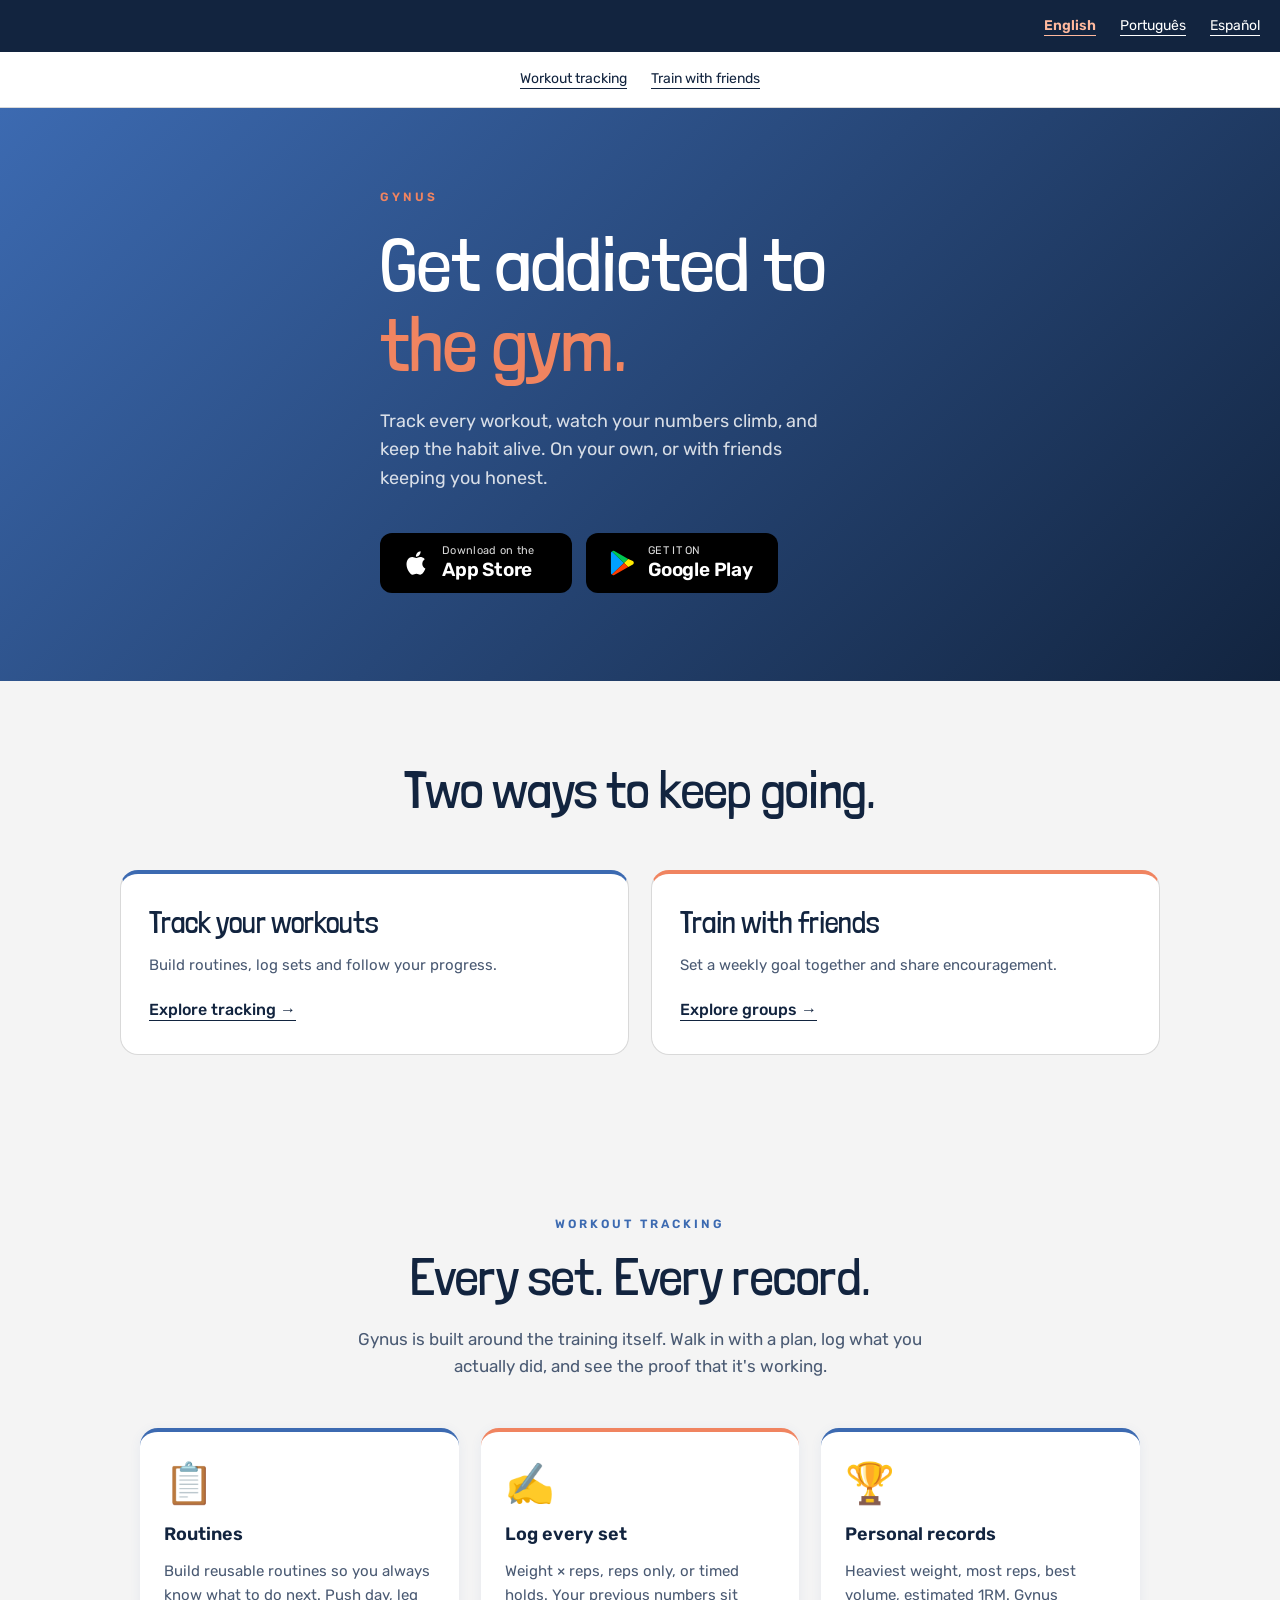
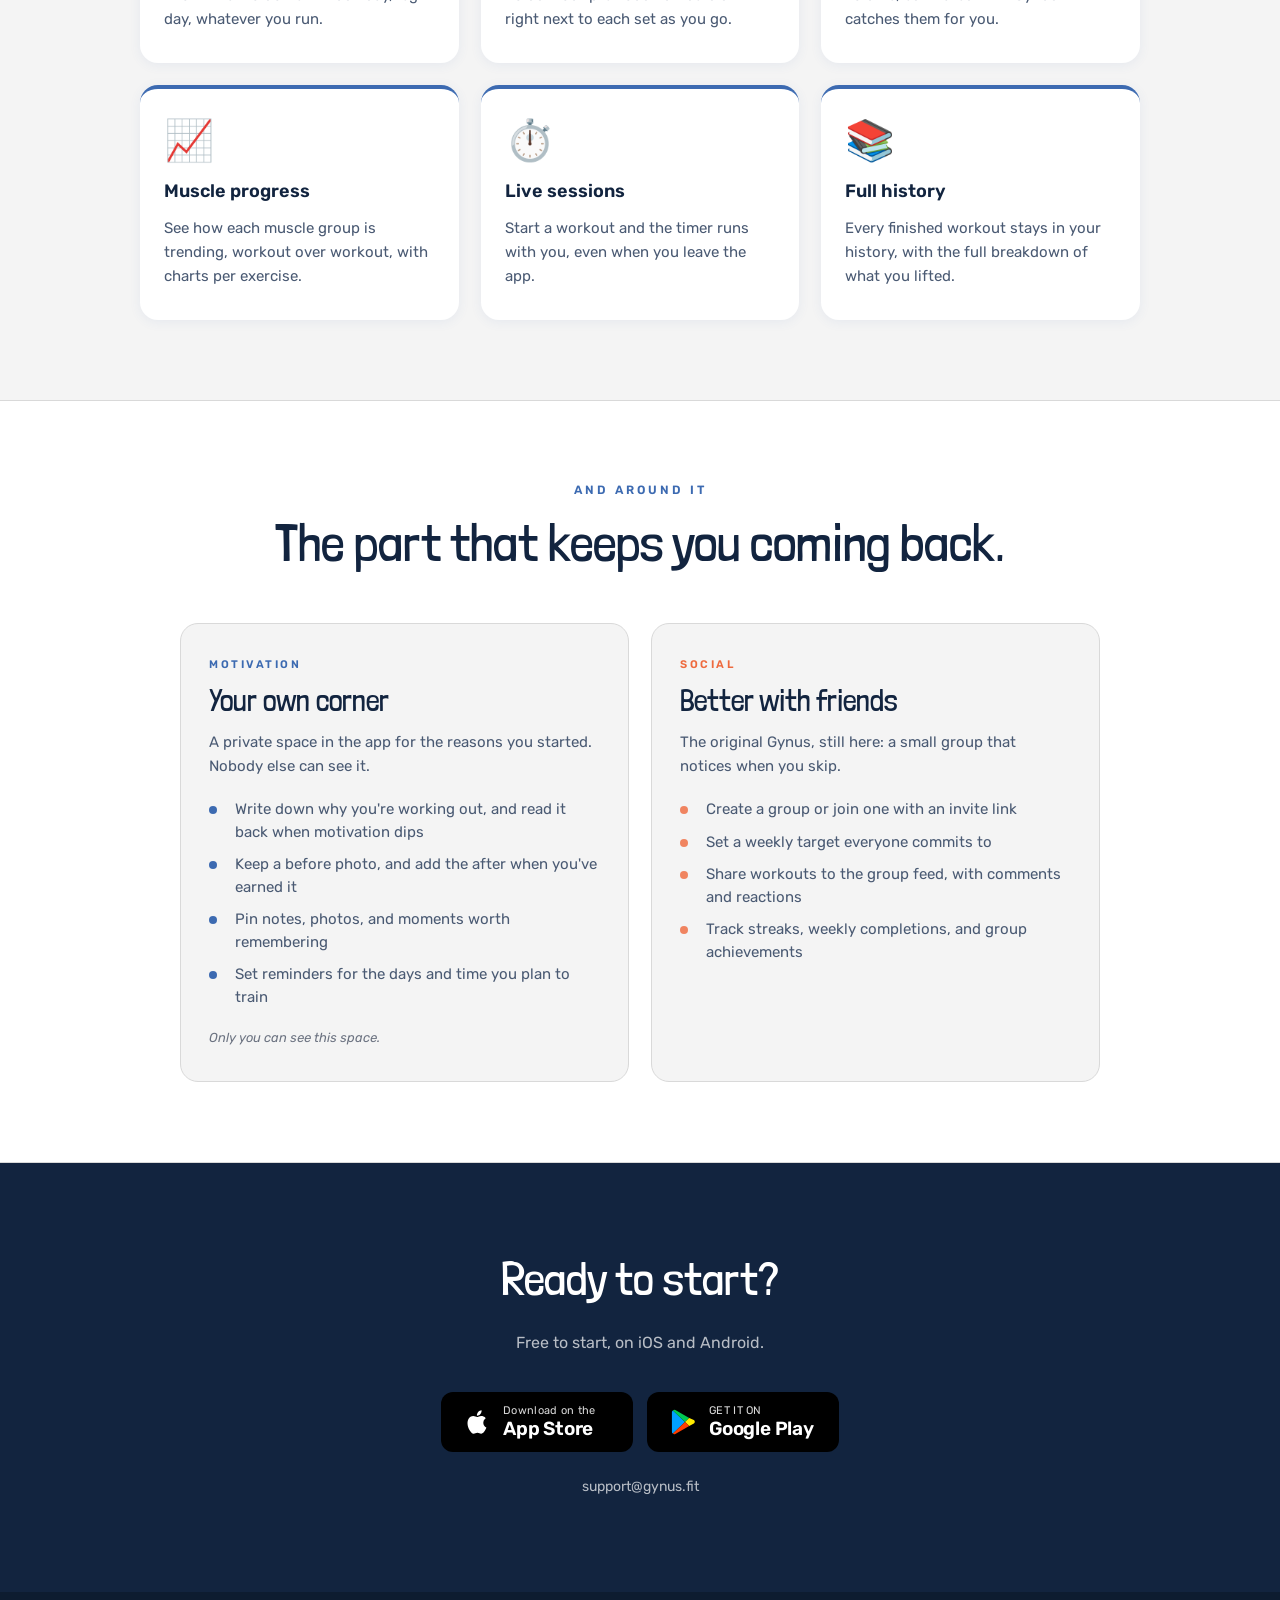
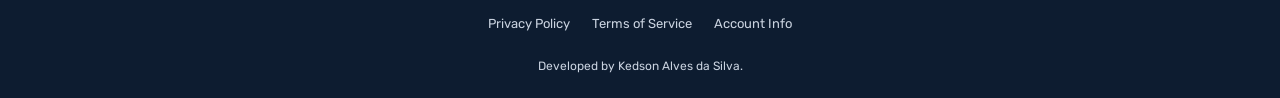
<file: index.html>
<!DOCTYPE html>
<html lang="en">
  <head>
    <meta charset="UTF-8" />
    <meta name="viewport" content="width=device-width, initial-scale=1.0" />
    <title>Gynus: Workout Tracker &amp; Gym Log</title>
    <meta name="description" content="Gynus is a workout tracker that keeps you consistent. Build routines, log every set, track personal records and muscle progress. Stay accountable with friends." />
    <link rel="icon" type="image/png" href="/mascot.png" />
    <link rel="preconnect" href="https://fonts.googleapis.com" />
    <link rel="preconnect" href="https://fonts.gstatic.com" crossorigin />
    <link
      href="https://fonts.googleapis.com/css2?family=Londrina+Solid:wght@300;400&family=Rubik:wght@400;500;600;700&display=swap"
      rel="stylesheet"
    />
    <link rel="stylesheet" href="/styles.css" />
  <link rel="canonical" href="https://gynus.fit/" />
    <meta property="og:type" content="website" />
    <meta property="og:site_name" content="Gynus" />
    <meta property="og:title" content="Gynus: Workout Tracker &amp; Gym Log" />
    <meta property="og:description" content="Gynus is a workout tracker that keeps you consistent. Build routines, log every set, track personal records and muscle progress. Stay accountable with friends." />
    <meta property="og:url" content="https://gynus.fit/" />
    <meta property="og:locale" content="en_US" />
    <meta property="og:image" content="https://gynus.fit/assets/social-card.png" />
    <meta property="og:image:width" content="1200" />
    <meta property="og:image:height" content="630" />
    <meta property="og:image:alt" content="Gynus — Seu treino. Sua turma." />
    <meta name="twitter:card" content="summary_large_image" />
    <meta name="twitter:title" content="Gynus: Workout Tracker &amp; Gym Log" />
    <meta name="twitter:description" content="Gynus is a workout tracker that keeps you consistent. Build routines, log every set, track personal records and muscle progress. Stay accountable with friends." />
    <meta name="twitter:image" content="https://gynus.fit/assets/social-card.png" />
    <meta name="twitter:image:alt" content="Gynus — Seu treino. Sua turma." />
    <link rel="alternate" hreflang="en" href="https://gynus.fit/" />
    <link rel="alternate" hreflang="pt-BR" href="https://gynus.fit/pt-br/" />
    <link rel="alternate" hreflang="es" href="https://gynus.fit/es/" />
    <link rel="alternate" hreflang="x-default" href="https://gynus.fit/" />
    <script type="application/ld+json">{
  "@context": "https://schema.org",
  "@graph": [
    {
      "@type": "WebSite",
      "@id": "https://gynus.fit/#website",
      "url": "https://gynus.fit/",
      "name": "Gynus",
      "inLanguage": [
        "en",
        "pt-BR",
        "es"
      ]
    },
    {
      "@type": "Person",
      "@id": "https://gynus.fit/#developer",
      "name": "Kedson Alves da Silva"
    },
    {
      "@type": "MobileApplication",
      "@id": "https://gynus.fit/#app",
      "name": "Gynus",
      "url": "https://gynus.fit/",
      "description": "Gynus is a workout tracker that keeps you consistent. Build routines, log every set, track personal records and muscle progress. Stay accountable with friends.",
      "applicationCategory": "HealthApplication",
      "operatingSystem": [
        "iOS",
        "Android"
      ],
      "inLanguage": [
        "en",
        "pt-BR",
        "es"
      ],
      "author": {
        "@id": "https://gynus.fit/#developer"
      },
      "image": "https://gynus.fit/mascot.png",
      "installUrl": [
        "https://apps.apple.com/app/id6764876378",
        "https://play.google.com/store/apps/details?id=fit.gynus.app"
      ],
      "sameAs": [
        "https://apps.apple.com/app/id6764876378",
        "https://play.google.com/store/apps/details?id=fit.gynus.app"
      ]
    }
  ]
}</script>
  <meta name="msvalidate.01" content="14DCBE36713E12D094F5880DB8F502C8" />
  </head>
  <body class="marketing">
    <a class="skip-link" href="#main">Skip to content</a>
    <div class="site">
      <header class="lang-bar">
<nav class="language-links" aria-label="Language">
<a href="/" lang="en" hreflang="en" aria-current="page">English</a>
<a href="/pt-br/" lang="pt-BR" hreflang="pt-BR">Português</a>
<a href="/es/" lang="es" hreflang="es">Español</a>
</nav>
</header>
<nav class="topic-nav" aria-label="Explore Gynus">
<a href="#track-title">Workout tracking</a>
<a href="#groups-title">Train with friends</a>
</nav>

      <main class="home-main" id="main" tabindex="-1">
        <section class="hero" aria-labelledby="hero-title">
          <div class="hero-content">
            <p class="hero-eyebrow">Gynus</p>
            <h1 class="hero-title" id="hero-title">
              <span>Get addicted to</span>
<br />
              <span class="hero-title-accent">the gym.</span>
            </h1>
            <p class="hero-subtitle">Track every workout, watch your numbers climb, and keep the habit alive. On your own, or with friends keeping you honest.</p>
            <div class="store-buttons">
              <a
                class="store-badge"
                href="https://apps.apple.com/app/id6764876378"
                target="_blank"
                rel="noreferrer"
                aria-label="Download on the App Store"
              >
                <svg width="28" height="34" viewBox="0 0 24 24" fill="white" aria-hidden="true">
                  <path d="M18.71 19.5c-.83 1.24-1.71 2.45-3.05 2.47-1.34.03-1.77-.79-3.29-.79-1.53 0-2 .77-3.27.82-1.31.05-2.3-1.32-3.14-2.53C4.25 17 2.94 12.45 4.7 9.39c.87-1.52 2.43-2.48 4.12-2.51 1.28-.02 2.5.87 3.29.87.78 0 2.26-1.07 3.8-.91.65.03 2.47.26 3.64 1.98-.09.06-2.17 1.28-2.15 3.81.03 3.02 2.65 4.03 2.68 4.04-.03.07-.42 1.44-1.38 2.83M13 3.5c.73-.83 1.94-1.46 2.94-1.5.13 1.17-.34 2.35-1.04 3.19-.69.85-1.83 1.51-2.95 1.42-.15-1.15.41-2.35 1.05-3.11z" />
                </svg>
                <span class="store-badge-text">
                  <span class="store-badge-sub">Download on the</span>
                  <span class="store-badge-name">App Store</span>
                </span>
              </a>
              <a
                class="store-badge"
                href="https://play.google.com/store/apps/details?id=fit.gynus.app"
                target="_blank"
                rel="noreferrer"
                aria-label="Get it on Google Play"
              >
                <svg width="28" height="34" viewBox="0 0 48 48" aria-hidden="true">
                  <path fill="#00A0FF" d="M6.7 4.2A3.1 3.1 0 0 0 5 7v34a3.1 3.1 0 0 0 1.7 2.8L27.5 24 6.7 4.2z" />
                  <path fill="#00C853" d="m27.5 24 7.2-6.9L10.8 3.5a3.2 3.2 0 0 0-4.1.7L27.5 24z" />
                  <path fill="#FFEA00" d="m34.7 17.1-7.2 6.9 7.2 6.9 7.9-4.5c2.2-1.3 2.2-4.5 0-5.8l-7.9-3.5z" />
                  <path fill="#FF3D00" d="M6.7 43.8a3.2 3.2 0 0 0 4.1.7l23.9-13.6-7.2-6.9L6.7 43.8z" />
                </svg>
                <span class="store-badge-text">
                  <span class="store-badge-sub">GET IT ON</span>
                  <span class="store-badge-name">Google Play</span>
                </span>
              </a>
            </div>
          </div>


        </section>


        <section class="features" aria-labelledby="two-ways">
<h2 class="features-title" id="two-ways">Two ways to keep going.</h2>
<div class="duo-row pillar-grid">
<article class="duo-card">
<h3 class="duo-title">Track your workouts</h3>
<p class="duo-body">Build routines, log sets and follow your progress.</p>
<a class="text-link" href="#track-title">Explore tracking →</a>
</article>
<article class="duo-card">
<h3 class="duo-title">Train with friends</h3>
<p class="duo-body">Set a weekly goal together and share encouragement.</p>
<a class="text-link" href="#groups-title">Explore groups →</a>
</article>
</div>
</section>
<section class="features" aria-labelledby="track-title">
          <p class="features-eyebrow">Workout tracking</p>
          <h2 class="features-title" id="track-title">Every set. Every record.</h2>
          <p class="features-lead">Gynus is built around the training itself. Walk in with a plan, log what you actually did, and see the proof that it&#x27;s working.</p>
          <div class="cards-grid">
            <div class="feat-card">
              <span class="feat-icon" aria-hidden="true">📋</span>
              <h3 class="feat-title">Routines</h3>
              <p class="feat-body">Build reusable routines so you always know what to do next. Push day, leg day, whatever you run.</p>
            </div>
            <div class="feat-card">
              <span class="feat-icon" aria-hidden="true">✍️</span>
              <h3 class="feat-title">Log every set</h3>
              <p class="feat-body">Weight × reps, reps only, or timed holds. Your previous numbers sit right next to each set as you go.</p>
            </div>
            <div class="feat-card">
              <span class="feat-icon" aria-hidden="true">🏆</span>
              <h3 class="feat-title">Personal records</h3>
              <p class="feat-body">Heaviest weight, most reps, best volume, estimated 1RM. Gynus catches them for you.</p>
            </div>
            <div class="feat-card">
              <span class="feat-icon" aria-hidden="true">📈</span>
              <h3 class="feat-title">Muscle progress</h3>
              <p class="feat-body">See how each muscle group is trending, workout over workout, with charts per exercise.</p>
            </div>
            <div class="feat-card">
              <span class="feat-icon" aria-hidden="true">⏱️</span>
              <h3 class="feat-title">Live sessions</h3>
              <p class="feat-body">Start a workout and the timer runs with you, even when you leave the app.</p>
            </div>
            <div class="feat-card">
              <span class="feat-icon" aria-hidden="true">📚</span>
              <h3 class="feat-title">Full history</h3>
              <p class="feat-body">Every finished workout stays in your history, with the full breakdown of what you lifted.</p>
            </div>
          </div>
        </section>


        <section class="section-alt" aria-labelledby="more-title">
          <p class="features-eyebrow">And around it</p>
          <h2 class="features-title" id="more-title">The part that keeps you coming back.</h2>
          <div class="duo-row">
            <div class="duo-card">
              <p class="duo-eyebrow">Motivation</p>
              <h3 class="duo-title">Your own corner</h3>
              <p class="duo-body">A private space in the app for the reasons you started. Nobody else can see it.</p>
              <ul class="duo-list">
                <li>Write down why you&#x27;re working out, and read it back when motivation dips</li>
                <li>Keep a before photo, and add the after when you&#x27;ve earned it</li>
                <li>Pin notes, photos, and moments worth remembering</li>
                <li>Set reminders for the days and time you plan to train</li>
              </ul>
              <p class="privacy-note">Only you can see this space.</p>
            </div>
            <div class="duo-card">
              <p class="duo-eyebrow">Social</p>
              <h3 class="duo-title" id="groups-title">Better with friends</h3>
              <p class="duo-body">The original Gynus, still here: a small group that notices when you skip.</p>
              <ul class="duo-list">
                <li>Create a group or join one with an invite link</li>
                <li>Set a weekly target everyone commits to</li>
                <li>Share workouts to the group feed, with comments and reactions</li>
                <li>Track streaks, weekly completions, and group achievements</li>
              </ul>
            </div>
          </div>
        </section>

        <section class="cta" aria-labelledby="cta-title">
          <h2 class="cta-title" id="cta-title">Ready to start?</h2>
          <p class="cta-sub">Free to start, on iOS and Android.</p>
          <div class="store-buttons">
            <a
              class="store-badge"
              href="https://apps.apple.com/app/id6764876378"
              target="_blank"
              rel="noreferrer"
              aria-label="Download on the App Store"
            >
              <svg width="28" height="34" viewBox="0 0 24 24" fill="white" aria-hidden="true">
                <path d="M18.71 19.5c-.83 1.24-1.71 2.45-3.05 2.47-1.34.03-1.77-.79-3.29-.79-1.53 0-2 .77-3.27.82-1.31.05-2.3-1.32-3.14-2.53C4.25 17 2.94 12.45 4.7 9.39c.87-1.52 2.43-2.48 4.12-2.51 1.28-.02 2.5.87 3.29.87.78 0 2.26-1.07 3.8-.91.65.03 2.47.26 3.64 1.98-.09.06-2.17 1.28-2.15 3.81.03 3.02 2.65 4.03 2.68 4.04-.03.07-.42 1.44-1.38 2.83M13 3.5c.73-.83 1.94-1.46 2.94-1.5.13 1.17-.34 2.35-1.04 3.19-.69.85-1.83 1.51-2.95 1.42-.15-1.15.41-2.35 1.05-3.11z" />
              </svg>
              <span class="store-badge-text">
                <span class="store-badge-sub">Download on the</span>
                <span class="store-badge-name">App Store</span>
              </span>
            </a>
            <a
              class="store-badge"
              href="https://play.google.com/store/apps/details?id=fit.gynus.app"
              target="_blank"
              rel="noreferrer"
              aria-label="Get it on Google Play"
            >
              <svg width="28" height="34" viewBox="0 0 48 48" aria-hidden="true">
                <path fill="#00A0FF" d="M6.7 4.2A3.1 3.1 0 0 0 5 7v34a3.1 3.1 0 0 0 1.7 2.8L27.5 24 6.7 4.2z" />
                <path fill="#00C853" d="m27.5 24 7.2-6.9L10.8 3.5a3.2 3.2 0 0 0-4.1.7L27.5 24z" />
                <path fill="#FFEA00" d="m34.7 17.1-7.2 6.9 7.2 6.9 7.9-4.5c2.2-1.3 2.2-4.5 0-5.8l-7.9-3.5z" />
                <path fill="#FF3D00" d="M6.7 43.8a3.2 3.2 0 0 0 4.1.7l23.9-13.6-7.2-6.9L6.7 43.8z" />
              </svg>
              <span class="store-badge-text">
                <span class="store-badge-sub">GET IT ON</span>
                <span class="store-badge-name">Google Play</span>
              </span>
            </a>
          </div>
          <p class="support">
            <a href="mailto:support@gynus.fit">support@gynus.fit</a>
          </p>
        </section>
      </main>

      <footer class="site-footer">
        <nav class="footer-nav" aria-label="Footer">
          <a href="/privacy.html">Privacy Policy</a>
          <a href="/terms.html">Terms of Service</a>
          <a href="/accountInfo.html">Account Info</a>
        </nav>
      <p class="developer-credit">Developed by Kedson Alves da Silva.</p>
</footer>
    </div>


  </body>
</html>
</file>
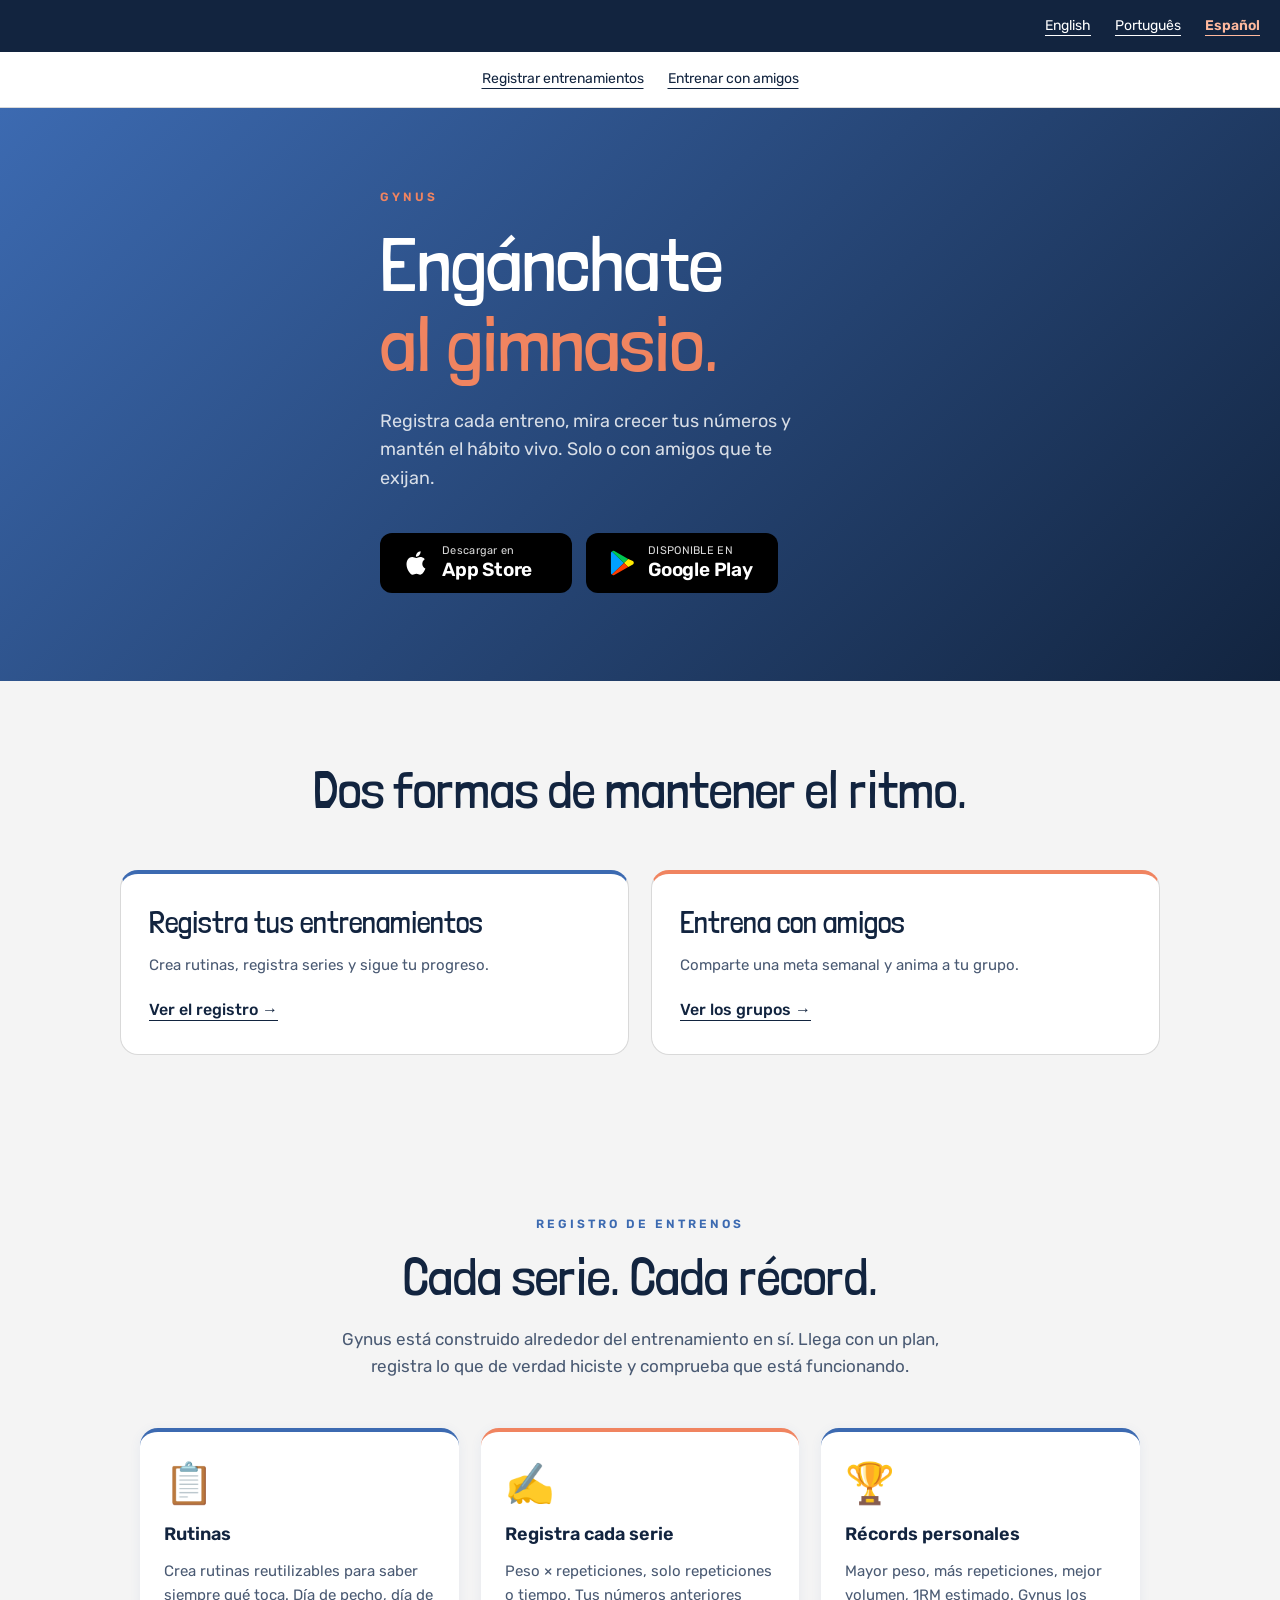
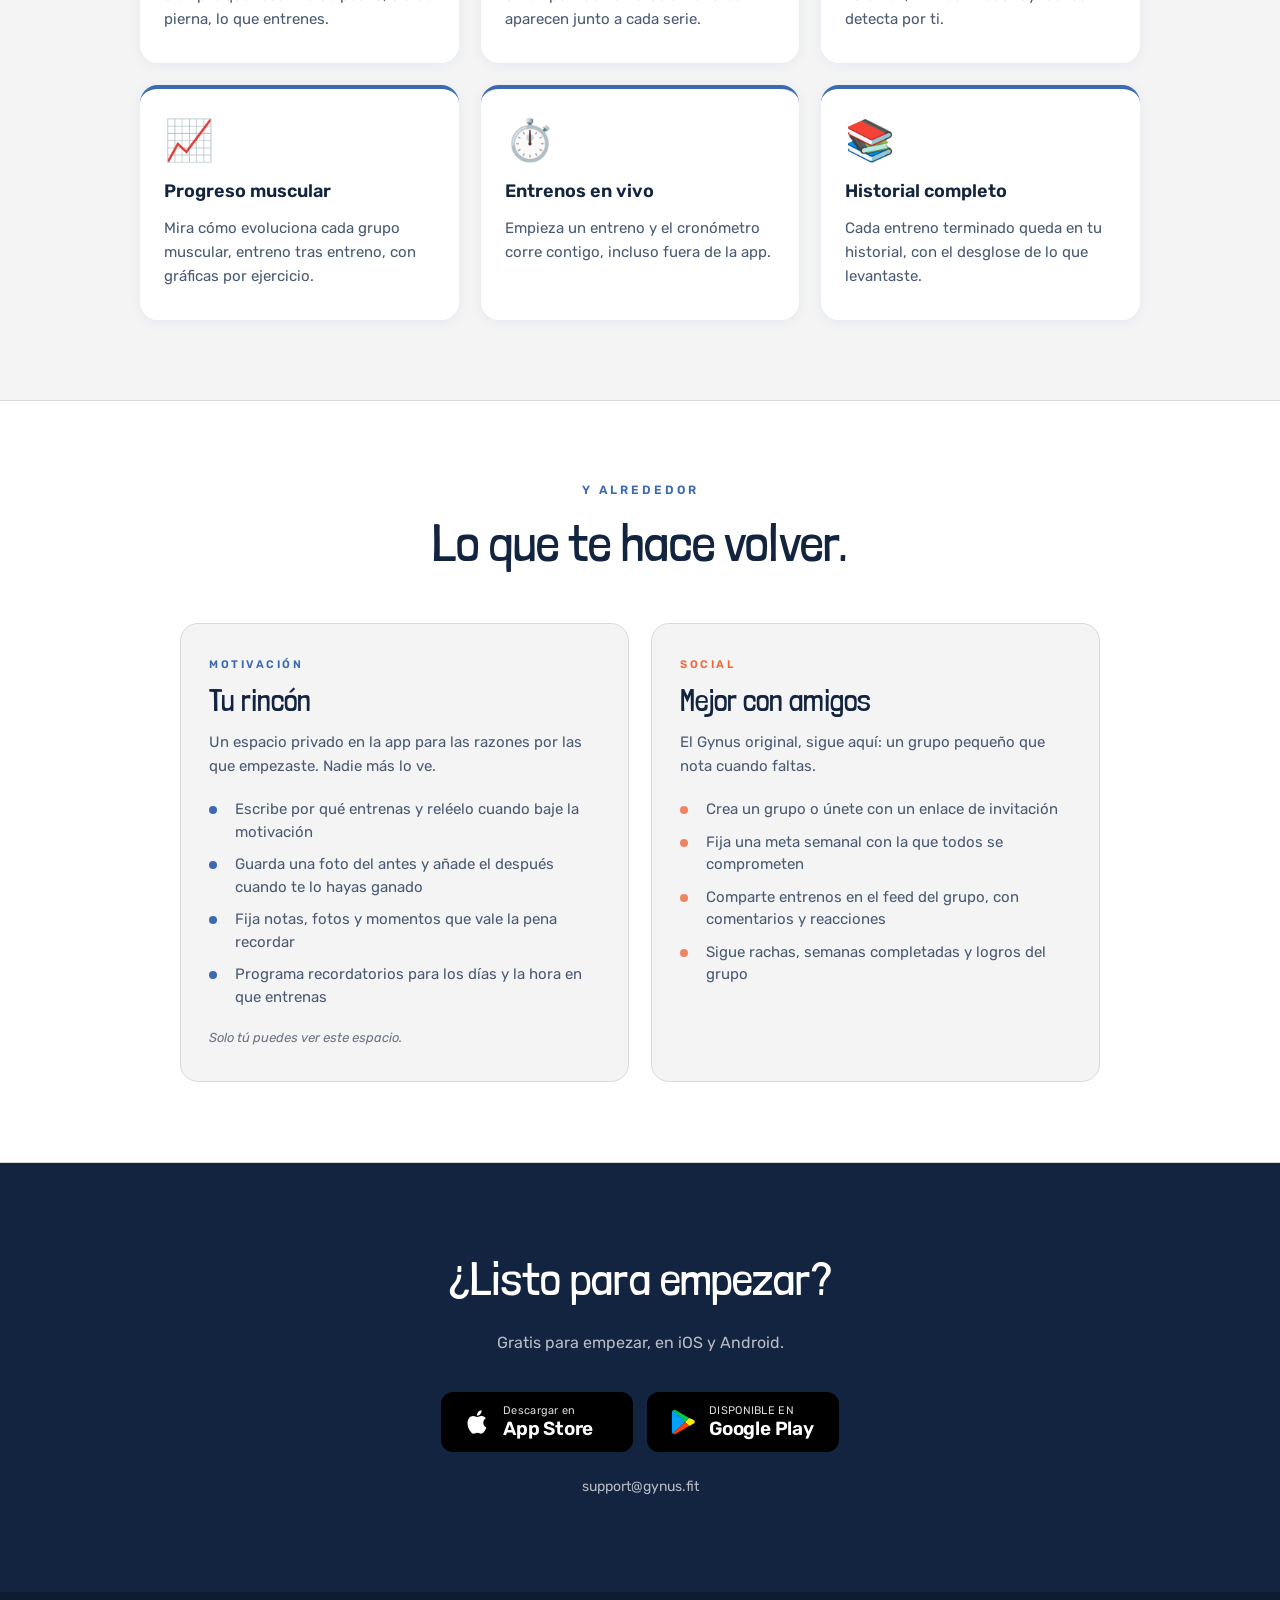
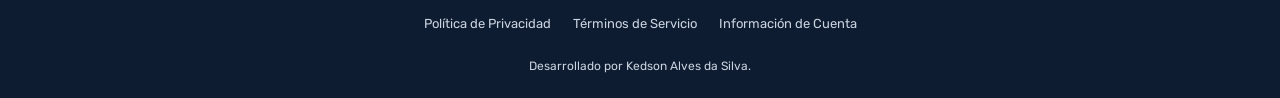
<file: es/index.html>
<!DOCTYPE html>
<html lang="es">
  <head>
    <meta charset="UTF-8" />
    <meta name="viewport" content="width=device-width, initial-scale=1.0" />
    <title>Gynus: Registro de Entrenos y Gimnasio</title>
    <meta name="description" content="Gynus es una app de registro de entrenos que te mantiene constante. Crea rutinas, registra cada serie, sigue récords y progreso muscular. Mantente responsable con amigos." />
    <link rel="icon" type="image/png" href="/mascot.png" />
    <link rel="preconnect" href="https://fonts.googleapis.com" />
    <link rel="preconnect" href="https://fonts.gstatic.com" crossorigin />
    <link
      href="https://fonts.googleapis.com/css2?family=Londrina+Solid:wght@300;400&family=Rubik:wght@400;500;600;700&display=swap"
      rel="stylesheet"
    />
    <link rel="stylesheet" href="/styles.css" />
  <link rel="canonical" href="https://gynus.fit/es/" />
    <meta property="og:type" content="website" />
    <meta property="og:site_name" content="Gynus" />
    <meta property="og:title" content="Gynus: Registro de Entrenos y Gimnasio" />
    <meta property="og:description" content="Gynus es una app de registro de entrenos que te mantiene constante. Crea rutinas, registra cada serie, sigue récords y progreso muscular. Mantente responsable con amigos." />
    <meta property="og:url" content="https://gynus.fit/es/" />
    <meta property="og:locale" content="es_ES" />
    <meta property="og:image" content="https://gynus.fit/assets/social-card.png" />
    <meta property="og:image:width" content="1200" />
    <meta property="og:image:height" content="630" />
    <meta property="og:image:alt" content="Gynus — Seu treino. Sua turma." />
    <meta name="twitter:card" content="summary_large_image" />
    <meta name="twitter:title" content="Gynus: Registro de Entrenos y Gimnasio" />
    <meta name="twitter:description" content="Gynus es una app de registro de entrenos que te mantiene constante. Crea rutinas, registra cada serie, sigue récords y progreso muscular. Mantente responsable con amigos." />
    <meta name="twitter:image" content="https://gynus.fit/assets/social-card.png" />
    <meta name="twitter:image:alt" content="Gynus — Seu treino. Sua turma." />
    <link rel="alternate" hreflang="en" href="https://gynus.fit/" />
    <link rel="alternate" hreflang="pt-BR" href="https://gynus.fit/pt-br/" />
    <link rel="alternate" hreflang="es" href="https://gynus.fit/es/" />
    <link rel="alternate" hreflang="x-default" href="https://gynus.fit/" />
    <script type="application/ld+json">{
  "@context": "https://schema.org",
  "@graph": [
    {
      "@type": "WebSite",
      "@id": "https://gynus.fit/#website",
      "url": "https://gynus.fit/",
      "name": "Gynus",
      "inLanguage": [
        "en",
        "pt-BR",
        "es"
      ]
    },
    {
      "@type": "Person",
      "@id": "https://gynus.fit/#developer",
      "name": "Kedson Alves da Silva"
    },
    {
      "@type": "MobileApplication",
      "@id": "https://gynus.fit/#app",
      "name": "Gynus",
      "url": "https://gynus.fit/",
      "description": "Gynus es una app de registro de entrenos que te mantiene constante. Crea rutinas, registra cada serie, sigue récords y progreso muscular. Mantente responsable con amigos.",
      "applicationCategory": "HealthApplication",
      "operatingSystem": [
        "iOS",
        "Android"
      ],
      "inLanguage": [
        "en",
        "pt-BR",
        "es"
      ],
      "author": {
        "@id": "https://gynus.fit/#developer"
      },
      "image": "https://gynus.fit/mascot.png",
      "installUrl": [
        "https://apps.apple.com/app/id6764876378",
        "https://play.google.com/store/apps/details?id=fit.gynus.app"
      ],
      "sameAs": [
        "https://apps.apple.com/app/id6764876378",
        "https://play.google.com/store/apps/details?id=fit.gynus.app"
      ]
    }
  ]
}</script>
  </head>
  <body class="marketing">
    <a class="skip-link" href="#main">Saltar al contenido</a>
    <div class="site">
      <header class="lang-bar">
<nav class="language-links" aria-label="Idioma">
<a href="/" lang="en" hreflang="en">English</a>
<a href="/pt-br/" lang="pt-BR" hreflang="pt-BR">Português</a>
<a href="/es/" lang="es" hreflang="es" aria-current="page">Español</a>
</nav>
</header>
<nav class="topic-nav" aria-label="Conoce Gynus">
<a href="#track-title">Registrar entrenamientos</a>
<a href="#groups-title">Entrenar con amigos</a>
</nav>

      <main class="home-main" id="main" tabindex="-1">
        <section class="hero" aria-labelledby="hero-title">
          <div class="hero-content">
            <p class="hero-eyebrow">Gynus</p>
            <h1 class="hero-title" id="hero-title">
              <span>Engánchate</span>
<br />
              <span class="hero-title-accent">al gimnasio.</span>
            </h1>
            <p class="hero-subtitle">Registra cada entreno, mira crecer tus números y mantén el hábito vivo. Solo o con amigos que te exijan.</p>
            <div class="store-buttons">
              <a
                class="store-badge"
                href="https://apps.apple.com/app/id6764876378"
                target="_blank"
                rel="noreferrer"
                aria-label="Download on the App Store"
              >
                <svg width="28" height="34" viewBox="0 0 24 24" fill="white" aria-hidden="true">
                  <path d="M18.71 19.5c-.83 1.24-1.71 2.45-3.05 2.47-1.34.03-1.77-.79-3.29-.79-1.53 0-2 .77-3.27.82-1.31.05-2.3-1.32-3.14-2.53C4.25 17 2.94 12.45 4.7 9.39c.87-1.52 2.43-2.48 4.12-2.51 1.28-.02 2.5.87 3.29.87.78 0 2.26-1.07 3.8-.91.65.03 2.47.26 3.64 1.98-.09.06-2.17 1.28-2.15 3.81.03 3.02 2.65 4.03 2.68 4.04-.03.07-.42 1.44-1.38 2.83M13 3.5c.73-.83 1.94-1.46 2.94-1.5.13 1.17-.34 2.35-1.04 3.19-.69.85-1.83 1.51-2.95 1.42-.15-1.15.41-2.35 1.05-3.11z" />
                </svg>
                <span class="store-badge-text">
                  <span class="store-badge-sub">Descargar en</span>
                  <span class="store-badge-name">App Store</span>
                </span>
              </a>
              <a
                class="store-badge"
                href="https://play.google.com/store/apps/details?id=fit.gynus.app"
                target="_blank"
                rel="noreferrer"
                aria-label="Get it on Google Play"
              >
                <svg width="28" height="34" viewBox="0 0 48 48" aria-hidden="true">
                  <path fill="#00A0FF" d="M6.7 4.2A3.1 3.1 0 0 0 5 7v34a3.1 3.1 0 0 0 1.7 2.8L27.5 24 6.7 4.2z" />
                  <path fill="#00C853" d="m27.5 24 7.2-6.9L10.8 3.5a3.2 3.2 0 0 0-4.1.7L27.5 24z" />
                  <path fill="#FFEA00" d="m34.7 17.1-7.2 6.9 7.2 6.9 7.9-4.5c2.2-1.3 2.2-4.5 0-5.8l-7.9-3.5z" />
                  <path fill="#FF3D00" d="M6.7 43.8a3.2 3.2 0 0 0 4.1.7l23.9-13.6-7.2-6.9L6.7 43.8z" />
                </svg>
                <span class="store-badge-text">
                  <span class="store-badge-sub">DISPONIBLE EN</span>
                  <span class="store-badge-name">Google Play</span>
                </span>
              </a>
            </div>
          </div>


        </section>


        <section class="features" aria-labelledby="two-ways">
<h2 class="features-title" id="two-ways">Dos formas de mantener el ritmo.</h2>
<div class="duo-row pillar-grid">
<article class="duo-card">
<h3 class="duo-title">Registra tus entrenamientos</h3>
<p class="duo-body">Crea rutinas, registra series y sigue tu progreso.</p>
<a class="text-link" href="#track-title">Ver el registro →</a>
</article>
<article class="duo-card">
<h3 class="duo-title">Entrena con amigos</h3>
<p class="duo-body">Comparte una meta semanal y anima a tu grupo.</p>
<a class="text-link" href="#groups-title">Ver los grupos →</a>
</article>
</div>
</section>
<section class="features" aria-labelledby="track-title">
          <p class="features-eyebrow">Registro de entrenos</p>
          <h2 class="features-title" id="track-title">Cada serie. Cada récord.</h2>
          <p class="features-lead">Gynus está construido alrededor del entrenamiento en sí. Llega con un plan, registra lo que de verdad hiciste y comprueba que está funcionando.</p>
          <div class="cards-grid">
            <div class="feat-card">
              <span class="feat-icon" aria-hidden="true">📋</span>
              <h3 class="feat-title">Rutinas</h3>
              <p class="feat-body">Crea rutinas reutilizables para saber siempre qué toca. Día de pecho, día de pierna, lo que entrenes.</p>
            </div>
            <div class="feat-card">
              <span class="feat-icon" aria-hidden="true">✍️</span>
              <h3 class="feat-title">Registra cada serie</h3>
              <p class="feat-body">Peso × repeticiones, solo repeticiones o tiempo. Tus números anteriores aparecen junto a cada serie.</p>
            </div>
            <div class="feat-card">
              <span class="feat-icon" aria-hidden="true">🏆</span>
              <h3 class="feat-title">Récords personales</h3>
              <p class="feat-body">Mayor peso, más repeticiones, mejor volumen, 1RM estimado. Gynus los detecta por ti.</p>
            </div>
            <div class="feat-card">
              <span class="feat-icon" aria-hidden="true">📈</span>
              <h3 class="feat-title">Progreso muscular</h3>
              <p class="feat-body">Mira cómo evoluciona cada grupo muscular, entreno tras entreno, con gráficas por ejercicio.</p>
            </div>
            <div class="feat-card">
              <span class="feat-icon" aria-hidden="true">⏱️</span>
              <h3 class="feat-title">Entrenos en vivo</h3>
              <p class="feat-body">Empieza un entreno y el cronómetro corre contigo, incluso fuera de la app.</p>
            </div>
            <div class="feat-card">
              <span class="feat-icon" aria-hidden="true">📚</span>
              <h3 class="feat-title">Historial completo</h3>
              <p class="feat-body">Cada entreno terminado queda en tu historial, con el desglose de lo que levantaste.</p>
            </div>
          </div>
        </section>


        <section class="section-alt" aria-labelledby="more-title">
          <p class="features-eyebrow">Y alrededor</p>
          <h2 class="features-title" id="more-title">Lo que te hace volver.</h2>
          <div class="duo-row">
            <div class="duo-card">
              <p class="duo-eyebrow">Motivación</p>
              <h3 class="duo-title">Tu rincón</h3>
              <p class="duo-body">Un espacio privado en la app para las razones por las que empezaste. Nadie más lo ve.</p>
              <ul class="duo-list">
                <li>Escribe por qué entrenas y reléelo cuando baje la motivación</li>
                <li>Guarda una foto del antes y añade el después cuando te lo hayas ganado</li>
                <li>Fija notas, fotos y momentos que vale la pena recordar</li>
                <li>Programa recordatorios para los días y la hora en que entrenas</li>
              </ul>
              <p class="privacy-note">Solo tú puedes ver este espacio.</p>
            </div>
            <div class="duo-card">
              <p class="duo-eyebrow">Social</p>
              <h3 class="duo-title" id="groups-title">Mejor con amigos</h3>
              <p class="duo-body">El Gynus original, sigue aquí: un grupo pequeño que nota cuando faltas.</p>
              <ul class="duo-list">
                <li>Crea un grupo o únete con un enlace de invitación</li>
                <li>Fija una meta semanal con la que todos se comprometen</li>
                <li>Comparte entrenos en el feed del grupo, con comentarios y reacciones</li>
                <li>Sigue rachas, semanas completadas y logros del grupo</li>
              </ul>
            </div>
          </div>
        </section>

        <section class="cta" aria-labelledby="cta-title">
          <h2 class="cta-title" id="cta-title">¿Listo para empezar?</h2>
          <p class="cta-sub">Gratis para empezar, en iOS y Android.</p>
          <div class="store-buttons">
            <a
              class="store-badge"
              href="https://apps.apple.com/app/id6764876378"
              target="_blank"
              rel="noreferrer"
              aria-label="Download on the App Store"
            >
              <svg width="28" height="34" viewBox="0 0 24 24" fill="white" aria-hidden="true">
                <path d="M18.71 19.5c-.83 1.24-1.71 2.45-3.05 2.47-1.34.03-1.77-.79-3.29-.79-1.53 0-2 .77-3.27.82-1.31.05-2.3-1.32-3.14-2.53C4.25 17 2.94 12.45 4.7 9.39c.87-1.52 2.43-2.48 4.12-2.51 1.28-.02 2.5.87 3.29.87.78 0 2.26-1.07 3.8-.91.65.03 2.47.26 3.64 1.98-.09.06-2.17 1.28-2.15 3.81.03 3.02 2.65 4.03 2.68 4.04-.03.07-.42 1.44-1.38 2.83M13 3.5c.73-.83 1.94-1.46 2.94-1.5.13 1.17-.34 2.35-1.04 3.19-.69.85-1.83 1.51-2.95 1.42-.15-1.15.41-2.35 1.05-3.11z" />
              </svg>
              <span class="store-badge-text">
                <span class="store-badge-sub">Descargar en</span>
                <span class="store-badge-name">App Store</span>
              </span>
            </a>
            <a
              class="store-badge"
              href="https://play.google.com/store/apps/details?id=fit.gynus.app"
              target="_blank"
              rel="noreferrer"
              aria-label="Get it on Google Play"
            >
              <svg width="28" height="34" viewBox="0 0 48 48" aria-hidden="true">
                <path fill="#00A0FF" d="M6.7 4.2A3.1 3.1 0 0 0 5 7v34a3.1 3.1 0 0 0 1.7 2.8L27.5 24 6.7 4.2z" />
                <path fill="#00C853" d="m27.5 24 7.2-6.9L10.8 3.5a3.2 3.2 0 0 0-4.1.7L27.5 24z" />
                <path fill="#FFEA00" d="m34.7 17.1-7.2 6.9 7.2 6.9 7.9-4.5c2.2-1.3 2.2-4.5 0-5.8l-7.9-3.5z" />
                <path fill="#FF3D00" d="M6.7 43.8a3.2 3.2 0 0 0 4.1.7l23.9-13.6-7.2-6.9L6.7 43.8z" />
              </svg>
              <span class="store-badge-text">
                <span class="store-badge-sub">DISPONIBLE EN</span>
                <span class="store-badge-name">Google Play</span>
              </span>
            </a>
          </div>
          <p class="support">
            <a href="mailto:support@gynus.fit">support@gynus.fit</a>
          </p>
        </section>
      </main>

      <footer class="site-footer">
        <nav class="footer-nav" aria-label="Footer">
          <a href="/privacy.html">Política de Privacidad</a>
          <a href="/terms.html">Términos de Servicio</a>
          <a href="/accountInfo.html">Información de Cuenta</a>
        </nav>
      <p class="developer-credit">Desarrollado por Kedson Alves da Silva.</p>
</footer>
    </div>


  </body>
</html>
</file>
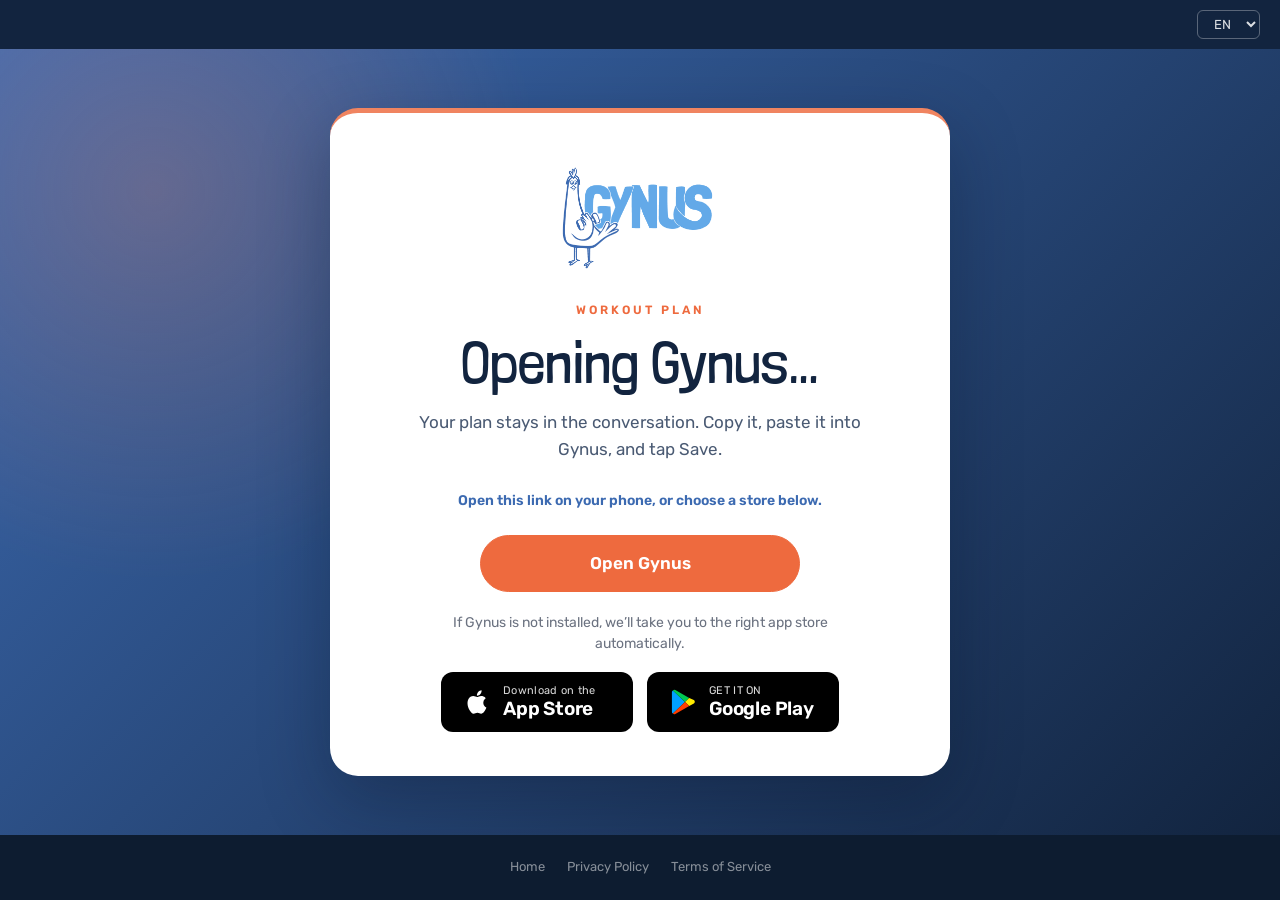
<file: import-plan/index.html>
<!doctype html>
<html lang="en">
  <head>
    <meta charset="UTF-8" />
    <meta name="viewport" content="width=device-width, initial-scale=1.0" />
    <meta name="referrer" content="no-referrer" />
    <meta name="robots" content="noindex" />
    <title>Open Gynus — Import your workout plan</title>
    <link rel="icon" type="image/png" href="../mascot.png" />
    <link rel="preconnect" href="https://fonts.googleapis.com" />
    <link rel="preconnect" href="https://fonts.gstatic.com" crossorigin />
    <link
      href="https://fonts.googleapis.com/css2?family=Londrina+Solid:wght@300;400&family=Rubik:wght@400;500;600;700&display=swap"
      rel="stylesheet"
    />
    <link rel="stylesheet" href="../styles.css?v=import-v2" />
  </head>
  <body class="import-page">
    <div class="site">
      <header class="lang-bar">
        <select class="lang-select" id="lang-select" aria-label="Select language">
          <option value="en">EN</option>
          <option value="pt">PT</option>
          <option value="es">ES</option>
        </select>
      </header>

      <main class="import-main">
        <section class="import-card" aria-labelledby="import-title">
          <img class="import-logo" src="../Imagotype.png" alt="Gynus" />
          <p class="import-eyebrow" data-i18n="eyebrow">Workout plan</p>
          <h1 class="import-title" id="import-title" data-i18n="title">Opening Gynus…</h1>
          <p class="import-copy" data-i18n="intro">
            Your plan stays in the conversation. Copy it, paste it into Gynus, and tap Save.
          </p>

          <div class="import-status" aria-live="polite">
            <span class="import-spinner" id="spinner" aria-hidden="true"></span>
            <span id="status" data-i18n="opening">Trying to open the app…</span>
          </div>

          <a class="button button-primary import-open" data-action="open" href="gynus://import-plan?source=chatgpt-plugin" id="open-app" data-i18n="open">
            Open Gynus
          </a>

          <p class="import-install" data-i18n="install">
            If Gynus is not installed, we’ll take you to the right app store automatically.
          </p>

          <div class="store-buttons import-store-buttons">
            <a
              class="store-badge"
              data-action="ios"
              href="https://apps.apple.com/app/id6764876378"
              aria-label="Download on the App Store"
            >
              <svg width="28" height="34" viewBox="0 0 24 24" fill="white" aria-hidden="true">
                <path d="M18.71 19.5c-.83 1.24-1.71 2.45-3.05 2.47-1.34.03-1.77-.79-3.29-.79-1.53 0-2 .77-3.27.82-1.31.05-2.3-1.32-3.14-2.53C4.25 17 2.94 12.45 4.7 9.39c.87-1.52 2.43-2.48 4.12-2.51 1.28-.02 2.5.87 3.29.87.78 0 2.26-1.07 3.8-.91.65.03 2.47.26 3.64 1.98-.09.06-2.17 1.28-2.15 3.81.03 3.02 2.65 4.03 2.68 4.04-.03.07-.42 1.44-1.38 2.83M13 3.5c.73-.83 1.94-1.46 2.94-1.5.13 1.17-.34 2.35-1.04 3.19-.69.85-1.83 1.51-2.95 1.42-.15-1.15.41-2.35 1.05-3.11z" />
              </svg>
              <span class="store-badge-text">
                <span class="store-badge-sub" data-i18n="appStoreSub">Download on the</span>
                <span class="store-badge-name">App Store</span>
              </span>
            </a>
            <a
              class="store-badge"
              data-action="android"
              href="https://play.google.com/store/apps/details?id=fit.gynus.app"
              aria-label="Get it on Google Play"
            >
              <svg width="28" height="34" viewBox="0 0 48 48" aria-hidden="true">
                <path fill="#00A0FF" d="M6.7 4.2A3.1 3.1 0 0 0 5 7v34a3.1 3.1 0 0 0 1.7 2.8L27.5 24 6.7 4.2z" />
                <path fill="#00C853" d="m27.5 24 7.2-6.9L10.8 3.5a3.2 3.2 0 0 0-4.1.7L27.5 24z" />
                <path fill="#FFEA00" d="m34.7 17.1-7.2 6.9 7.2 6.9 7.9-4.5c2.2-1.3 2.2-4.5 0-5.8l-7.9-3.5z" />
                <path fill="#FF3D00" d="M6.7 43.8a3.2 3.2 0 0 0 4.1.7l23.9-13.6-7.2-6.9L6.7 43.8z" />
              </svg>
              <span class="store-badge-text">
                <span class="store-badge-sub" data-i18n="playStoreSub">GET IT ON</span>
                <span class="store-badge-name">Google Play</span>
              </span>
            </a>
          </div>
        </section>
      </main>

      <footer class="site-footer">
        <nav class="footer-nav" aria-label="Footer">
          <a href="../index.html" data-i18n="home">Home</a>
          <a href="../privacy.html" data-i18n="privacy">Privacy Policy</a>
          <a href="../terms.html" data-i18n="terms">Terms of Service</a>
        </nav>
      </footer>
    </div>

    <script>
      const translations = {
        en: {
          pageTitle: 'Open Gynus — Import your workout plan',
          eyebrow: 'Workout plan',
          title: 'Opening Gynus…',
          intro: 'Your plan stays in the conversation. Copy it, paste it into Gynus, and tap Save.',
          opening: 'Trying to open the app…',
          desktop: 'Open this link on your phone, or choose a store below.',
          open: 'Open Gynus',
          install: 'If Gynus is not installed, we’ll take you to the right app store automatically.',
          appStoreSub: 'Download on the',
          playStoreSub: 'GET IT ON',
          home: 'Home',
          privacy: 'Privacy Policy',
          terms: 'Terms of Service',
        },
        pt: {
          pageTitle: 'Abrir Gynus — Importe seu plano de treino',
          eyebrow: 'Plano de treino',
          title: 'Abrindo o Gynus…',
          intro: 'Seu plano fica na conversa. Copie, cole no Gynus e toque em Salvar.',
          opening: 'Tentando abrir o app…',
          desktop: 'Abra este link no celular ou escolha uma loja abaixo.',
          open: 'Abrir Gynus',
          install: 'Se o Gynus não estiver instalado, levaremos você automaticamente à loja certa.',
          appStoreSub: 'Baixar na',
          playStoreSub: 'DISPONÍVEL NO',
          home: 'Início',
          privacy: 'Política de Privacidade',
          terms: 'Termos de Serviço',
        },
        es: {
          pageTitle: 'Abrir Gynus — Importa tu plan de entreno',
          eyebrow: 'Plan de entreno',
          title: 'Abriendo Gynus…',
          intro: 'Tu plan permanece en la conversación. Cópialo, pégalo en Gynus y toca Guardar.',
          opening: 'Intentando abrir la app…',
          desktop: 'Abre este enlace en tu móvil o elige una tienda abajo.',
          open: 'Abrir Gynus',
          install: 'Si Gynus no está instalado, te llevaremos automáticamente a la tienda correcta.',
          appStoreSub: 'Descargar en el',
          playStoreSub: 'DISPONIBLE EN',
          home: 'Inicio',
          privacy: 'Política de Privacidad',
          terms: 'Términos de Servicio',
        },
      };

      function detectLanguage() {
        try {
          const saved = localStorage.getItem('lang');
          if (saved && translations[saved]) return saved;
        } catch (error) {}
        const browser = (navigator.language || '').toLowerCase();
        if (browser.startsWith('pt')) return 'pt';
        if (browser.startsWith('es')) return 'es';
        return 'en';
      }

      function setLanguage(language) {
        const copy = translations[language] || translations.en;
        document.documentElement.lang = language === 'pt' ? 'pt-BR' : language;
        document.title = copy.pageTitle;
        for (const node of document.querySelectorAll('[data-i18n]')) {
          const value = copy[node.dataset.i18n];
          if (value !== undefined) node.textContent = value;
        }
        document.getElementById('lang-select').value = language;
        try { localStorage.setItem('lang', language); } catch (error) {}
      }

      const source = new URLSearchParams(location.search).get('source') === 'chatgpt-plugin'
        ? 'chatgpt-plugin'
        : 'website';
      const schemeUrl = `gynus://import-plan?source=${source}`;
      const appStoreUrl = 'https://apps.apple.com/app/id6764876378';
      const playStoreUrl = 'https://play.google.com/store/apps/details?id=fit.gynus.app';
      const userAgent = navigator.userAgent || '';
      const isIPadOS = navigator.platform === 'MacIntel' && navigator.maxTouchPoints > 1;
      const isIOS = /iPhone|iPad|iPod/i.test(userAgent) || isIPadOS;
      const isAndroid = /Android/i.test(userAgent);
      const language = detectLanguage();
      let fallbackTimer = null;

      setLanguage(language);
      document.getElementById('open-app').href = schemeUrl;

      function track(name, properties) {
        window.dispatchEvent(new CustomEvent('gynus-referral', { detail: { name, properties } }));
        if (window.posthog && typeof window.posthog.capture === 'function') {
          window.posthog.capture(name, properties);
        }
      }

      function cancelStoreFallback() {
        if (fallbackTimer !== null) {
          clearTimeout(fallbackTimer);
          fallbackTimer = null;
        }
      }

      function openAppWithFallback() {
        cancelStoreFallback();
        track('plan_import.app_open_attempted', { source });
        if (isIOS || isAndroid) {
          const storeUrl = isIOS ? appStoreUrl : playStoreUrl;
          fallbackTimer = setTimeout(() => {
            track('plan_import.store_redirected', { source, store: isIOS ? 'ios' : 'android' });
            window.location.replace(storeUrl);
          }, 1200);
        }
        window.location.href = schemeUrl;
      }

      document.getElementById('lang-select').addEventListener('change', (event) => {
        setLanguage(event.target.value);
        if (!isIOS && !isAndroid) {
          document.getElementById('status').textContent = translations[event.target.value].desktop;
        }
      });
      document.getElementById('open-app').addEventListener('click', (event) => {
        event.preventDefault();
        openAppWithFallback();
      });
      for (const node of document.querySelectorAll('[data-action="ios"], [data-action="android"]')) {
        node.addEventListener('click', () => {
          track('plan_import.landing_action', { source, action: node.dataset.action });
        });
      }
      document.addEventListener('visibilitychange', () => {
        if (document.visibilityState === 'hidden') cancelStoreFallback();
      });
      window.addEventListener('pagehide', cancelStoreFallback);

      track('plan_import.landing_viewed', { source });
      if (isIOS || isAndroid) {
        openAppWithFallback();
      } else {
        document.getElementById('spinner').hidden = true;
        document.getElementById('status').textContent = translations[language].desktop;
      }
    </script>
  </body>
</html>
</file>
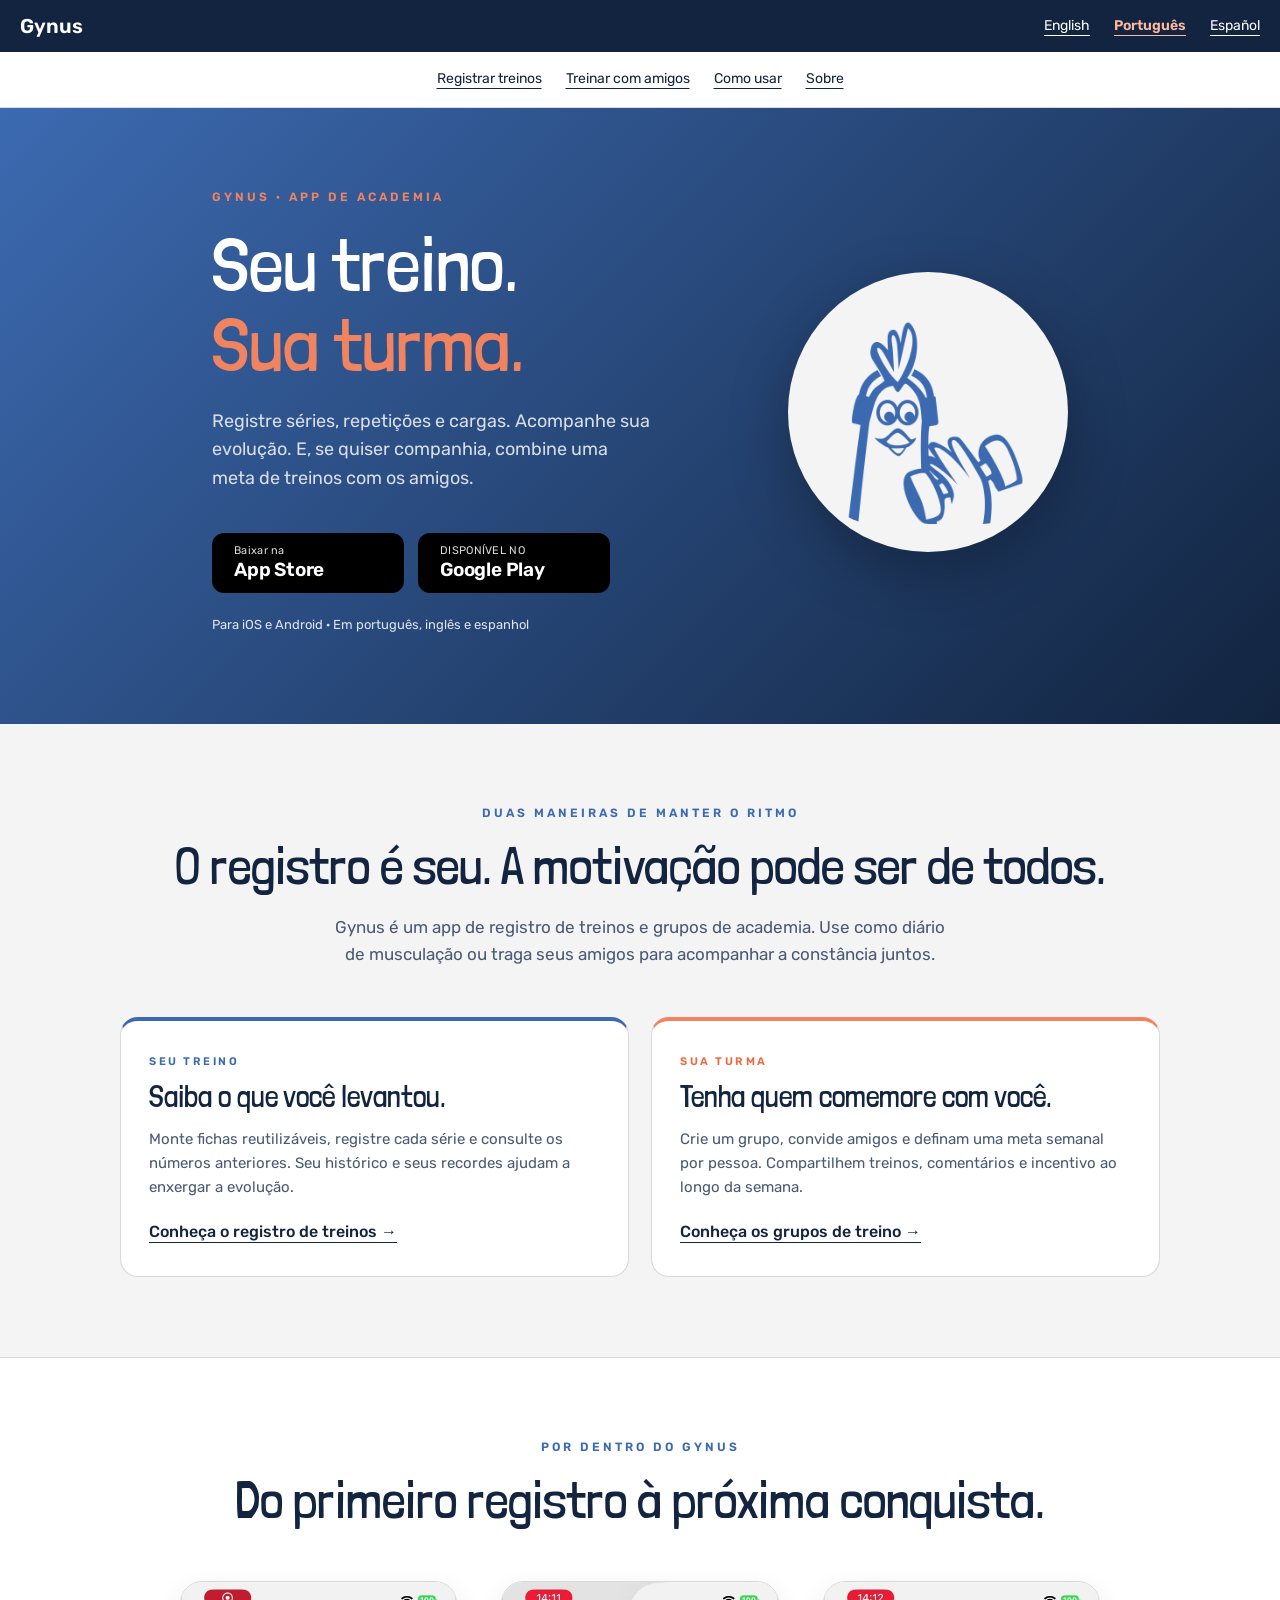
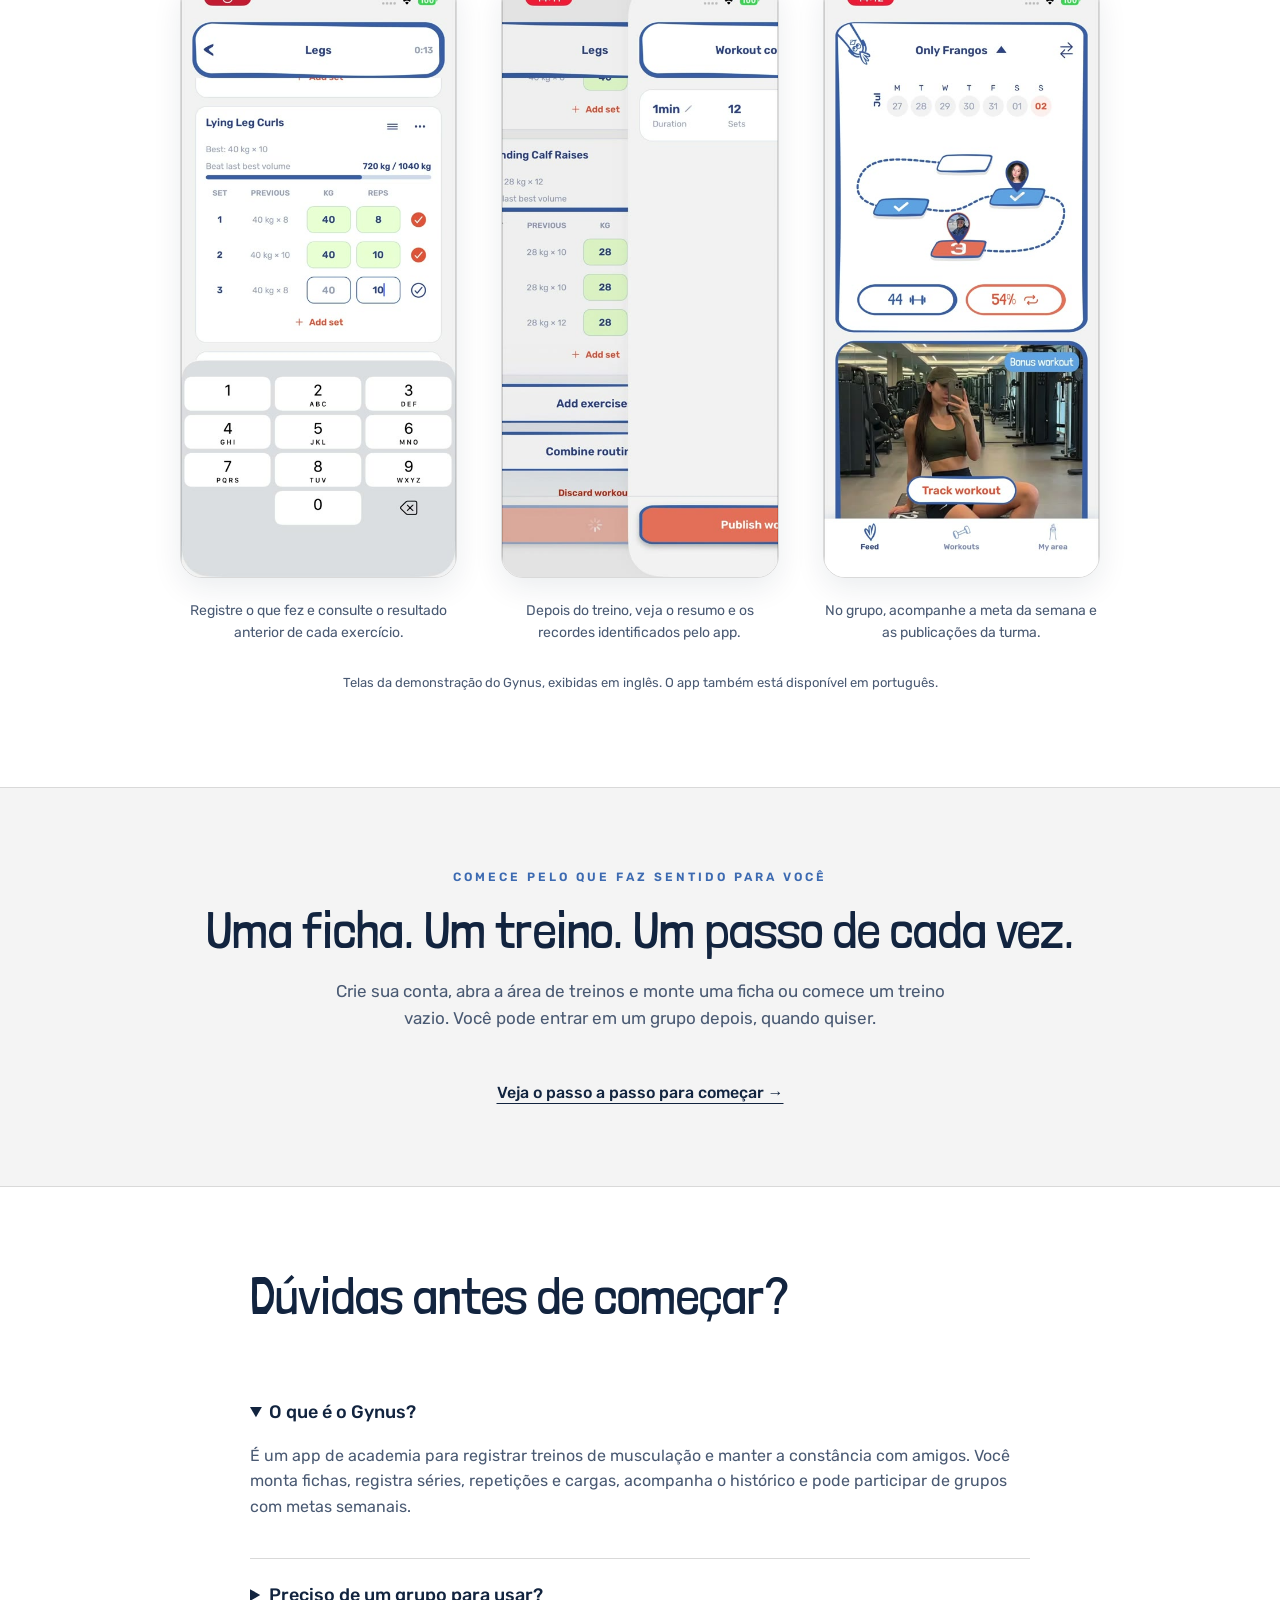
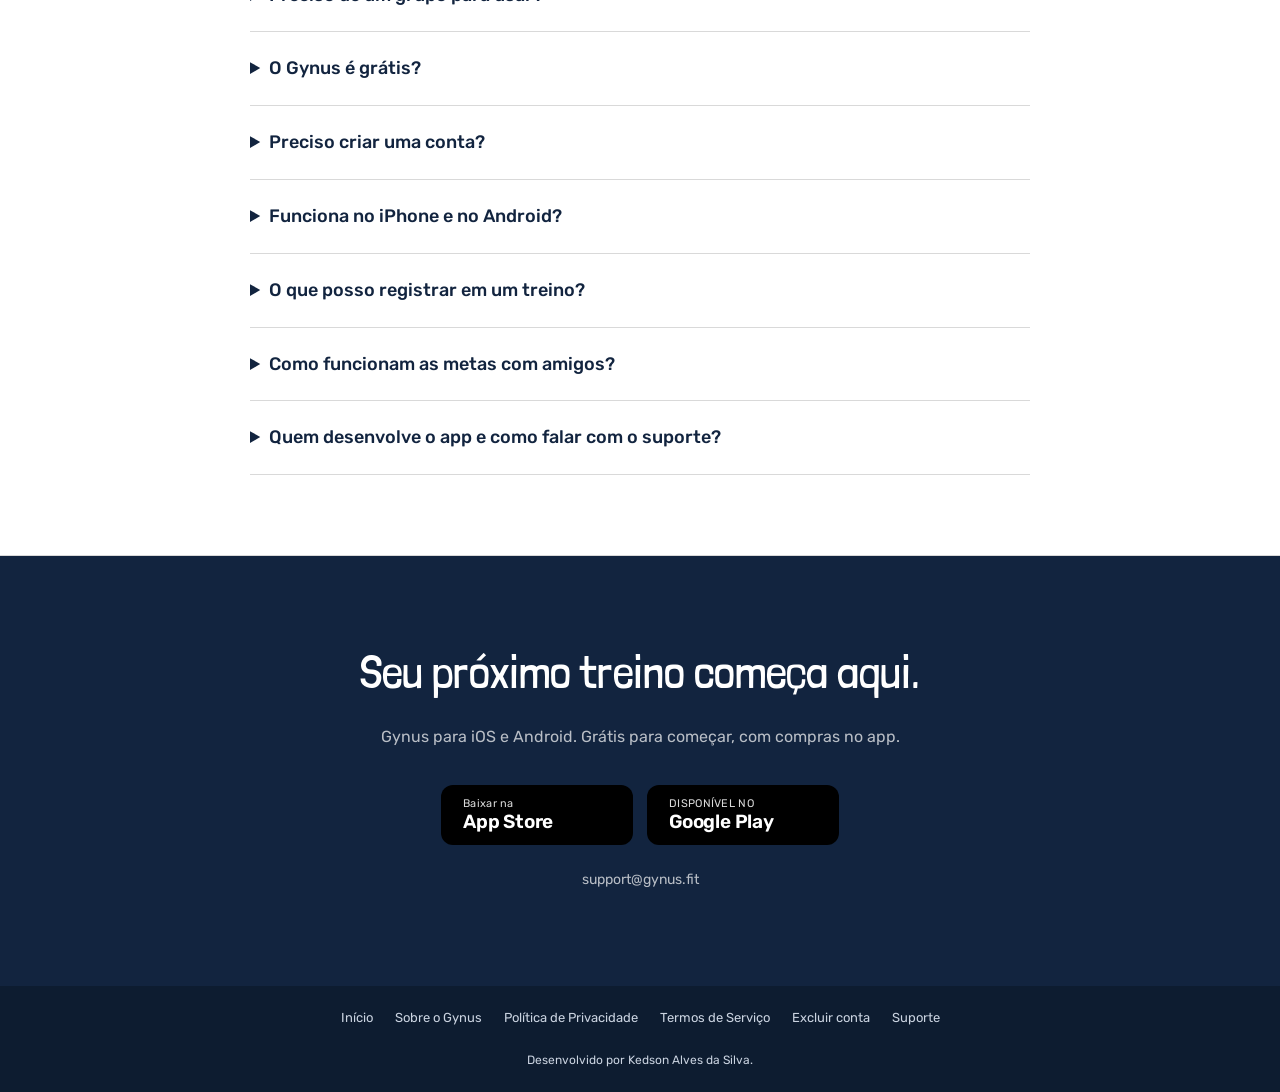
<file: pt-br/index.html>
<!doctype html>
<html lang="pt-BR">
<head>
<meta charset="utf-8" />
<meta name="viewport" content="width=device-width, initial-scale=1" />
<title>Gynus: registro de treinos e academia com amigos</title>
<meta name="description" content="Registre séries, repetições e cargas, acompanhe sua evolução e combine metas com amigos. Conheça o Gynus, app de academia para iOS e Android." />
<link rel="icon" type="image/png" href="/mascot.png" />
<link rel="stylesheet" href="/styles.css" />
<link rel="preconnect" href="https://fonts.googleapis.com" />
<link rel="preconnect" href="https://fonts.gstatic.com" crossorigin />
<link href="https://fonts.googleapis.com/css2?family=Londrina+Solid:wght@300;400&amp;family=Rubik:wght@400;500;600;700&amp;display=swap" rel="stylesheet" />
<link rel="canonical" href="https://gynus.fit/pt-br/" />
    <meta property="og:type" content="website" />
    <meta property="og:site_name" content="Gynus" />
    <meta property="og:title" content="Gynus: registro de treinos e academia com amigos" />
    <meta property="og:description" content="Registre séries, repetições e cargas, acompanhe sua evolução e combine metas com amigos. Conheça o Gynus, app de academia para iOS e Android." />
    <meta property="og:url" content="https://gynus.fit/pt-br/" />
    <meta property="og:locale" content="pt_BR" />
    <meta property="og:image" content="https://gynus.fit/assets/social-card.png" />
    <meta property="og:image:width" content="1200" />
    <meta property="og:image:height" content="630" />
    <meta property="og:image:alt" content="Gynus — Seu treino. Sua turma." />
    <meta name="twitter:card" content="summary_large_image" />
    <meta name="twitter:title" content="Gynus: registro de treinos e academia com amigos" />
    <meta name="twitter:description" content="Registre séries, repetições e cargas, acompanhe sua evolução e combine metas com amigos. Conheça o Gynus, app de academia para iOS e Android." />
    <meta name="twitter:image" content="https://gynus.fit/assets/social-card.png" />
    <meta name="twitter:image:alt" content="Gynus — Seu treino. Sua turma." />
    <link rel="alternate" hreflang="en" href="https://gynus.fit/" />
    <link rel="alternate" hreflang="pt-BR" href="https://gynus.fit/pt-br/" />
    <link rel="alternate" hreflang="es" href="https://gynus.fit/es/" />
    <link rel="alternate" hreflang="x-default" href="https://gynus.fit/" />
    <script type="application/ld+json">{
  "@context": "https://schema.org",
  "@graph": [
    {
      "@type": "WebSite",
      "@id": "https://gynus.fit/#website",
      "url": "https://gynus.fit/",
      "name": "Gynus",
      "inLanguage": [
        "en",
        "pt-BR",
        "es"
      ]
    },
    {
      "@type": "Person",
      "@id": "https://gynus.fit/#developer",
      "name": "Kedson Alves da Silva"
    },
    {
      "@type": "MobileApplication",
      "@id": "https://gynus.fit/#app",
      "name": "Gynus",
      "url": "https://gynus.fit/",
      "description": "Registre séries, repetições e cargas, acompanhe sua evolução e combine metas com amigos. Conheça o Gynus, app de academia para iOS e Android.",
      "applicationCategory": "HealthApplication",
      "operatingSystem": [
        "iOS",
        "Android"
      ],
      "inLanguage": [
        "en",
        "pt-BR",
        "es"
      ],
      "author": {
        "@id": "https://gynus.fit/#developer"
      },
      "image": "https://gynus.fit/mascot.png",
      "installUrl": [
        "https://apps.apple.com/app/id6764876378",
        "https://play.google.com/store/apps/details?id=fit.gynus.app"
      ],
      "sameAs": [
        "https://apps.apple.com/app/id6764876378",
        "https://play.google.com/store/apps/details?id=fit.gynus.app"
      ]
    }
  ]
}</script>
</head>
<body class="marketing">
<a class="skip-link" href="#main">Pular para o conteúdo</a>
<div class="site">
<header class="lang-bar">
<a class="brand-link" href="/pt-br/">Gynus</a>
<nav class="language-links" aria-label="Idioma">
<a href="/" lang="en" hreflang="en">English</a>
<a href="/pt-br/" lang="pt-BR" hreflang="pt-BR" aria-current="page">Português</a>
<a href="/es/" lang="es" hreflang="es">Español</a>
</nav>
</header>
<nav class="topic-nav" aria-label="Conheça o Gynus">
<a href="/pt-br/registro-de-treinos/">Registrar treinos</a>
<a href="/pt-br/treinar-com-amigos/">Treinar com amigos</a>
<a href="/pt-br/como-usar/">Como usar</a>
<a href="/pt-br/sobre/">Sobre</a>
</nav>
<main id="main" tabindex="-1" class="home-main">
<section class="hero" aria-labelledby="hero-title">
<div class="hero-content">
<p class="hero-eyebrow">Gynus · App de academia</p>
<h1 class="hero-title" id="hero-title">Seu treino.<br />
<span class="hero-title-accent">Sua turma.</span>
</h1>
<p class="hero-subtitle">Registre séries, repetições e cargas. Acompanhe sua evolução. E, se quiser companhia, combine uma meta de treinos com os amigos.</p>
<div class="store-buttons">
<a class="store-badge" href="https://apps.apple.com/app/id6764876378">
<span class="store-badge-text">
<span class="store-badge-sub">Baixar na</span>
<span class="store-badge-name">App Store</span>
</span>
</a>
<a class="store-badge" href="https://play.google.com/store/apps/details?id=fit.gynus.app">
<span class="store-badge-text">
<span class="store-badge-sub">DISPONÍVEL NO</span>
<span class="store-badge-name">Google Play</span>
</span>
</a>
</div>
<p class="hero-platforms">Para iOS e Android · Em português, inglês e espanhol</p>
</div>
<div class="hero-mascot">
<img src="/mascot.png" alt="Mascote do Gynus levantando um halter" width="1024" height="1024" fetchpriority="high" />
</div>
</section>
<section class="features" aria-labelledby="two-ways">
<p class="features-eyebrow">Duas maneiras de manter o ritmo</p>
<h2 class="features-title" id="two-ways">O registro é seu. A motivação pode ser de todos.</h2>
<p class="features-lead">Gynus é um app de registro de treinos e grupos de academia. Use como diário de musculação ou traga seus amigos para acompanhar a constância juntos.</p>
<div class="duo-row pillar-grid">
<article class="duo-card">
<p class="duo-eyebrow">Seu treino</p>
<h3 class="duo-title">Saiba o que você levantou.</h3>
<p class="duo-body">Monte fichas reutilizáveis, registre cada série e consulte os números anteriores. Seu histórico e seus recordes ajudam a enxergar a evolução.</p>
<a class="text-link" href="/pt-br/registro-de-treinos/">Conheça o registro de treinos →</a>
</article>
<article class="duo-card">
<p class="duo-eyebrow">Sua turma</p>
<h3 class="duo-title">Tenha quem comemore com você.</h3>
<p class="duo-body">Crie um grupo, convide amigos e definam uma meta semanal por pessoa. Compartilhem treinos, comentários e incentivo ao longo da semana.</p>
<a class="text-link" href="/pt-br/treinar-com-amigos/">Conheça os grupos de treino →</a>
</article>
</div>
</section>
<section class="section-alt" aria-labelledby="in-app">
<p class="features-eyebrow">Por dentro do Gynus</p>
<h2 class="features-title" id="in-app">Do primeiro registro à próxima conquista.</h2>
<div class="screenshots-grid">
<figure class="app-shot">
<img src="/assets/screenshots/registro.jpg" alt="Tela real do Gynus com séries, cargas e repetições de um treino" width="480" height="1038" loading="lazy" decoding="async" />
<figcaption>Registre o que fez e consulte o resultado anterior de cada exercício.</figcaption>
</figure>
<figure class="app-shot">
<img src="/assets/screenshots/progresso.jpg" alt="Resumo real de treino no Gynus com volume, séries e gráficos por exercício" width="480" height="1038" loading="lazy" decoding="async" />
<figcaption>Depois do treino, veja o resumo e os recordes identificados pelo app.</figcaption>
</figure>
<figure class="app-shot">
<img src="/assets/screenshots/grupo.jpg" alt="Tela real de um grupo no Gynus com o progresso semanal e o feed" width="480" height="1038" loading="lazy" decoding="async" />
<figcaption>No grupo, acompanhe a meta da semana e as publicações da turma.</figcaption>
</figure>
</div>
<p class="media-note">Telas da demonstração do Gynus, exibidas em inglês. O app também está disponível em português.</p>
</section>
<section class="features" aria-labelledby="first-workout">
<p class="features-eyebrow">Comece pelo que faz sentido para você</p>
<h2 class="features-title" id="first-workout">Uma ficha. Um treino. Um passo de cada vez.</h2>
<p class="features-lead">Crie sua conta, abra a área de treinos e monte uma ficha ou comece um treino vazio. Você pode entrar em um grupo depois, quando quiser.</p>
<a class="text-link" href="/pt-br/como-usar/">Veja o passo a passo para começar →</a>
</section>
<section class="section-alt" aria-labelledby="faq-title">
<div class="faq">
<h2 class="features-title" id="faq-title">Dúvidas antes de começar?</h2>
<details open>
<summary>O que é o Gynus?</summary>
<p>É um app de academia para registrar treinos de musculação e manter a constância com amigos. Você monta fichas, registra séries, repetições e cargas, acompanha o histórico e pode participar de grupos com metas semanais.</p>
</details>
<details>
<summary>Preciso de um grupo para usar?</summary>
<p>Não. Os grupos são opcionais. Você pode usar o Gynus só para acompanhar seus próprios treinos, sem publicar nada para outras pessoas.</p>
</details>
<details>
<summary>O Gynus é grátis?</summary>
<p>O download é gratuito e você pode começar a registrar e organizar seus treinos sem pagar. Há compras no app para o Gynus Premium. Confira os recursos, limites e valores da oferta na sua loja ou no app antes de contratar; eles podem variar por região.</p>
</details>
<details>
<summary>Preciso criar uma conta?</summary>
<p>Sim. Você pode criar uma conta com e-mail ou entrar com Apple ou Google. A conta reúne seus registros e sua participação nos grupos.</p>
</details>
<details>
<summary>Funciona no iPhone e no Android?</summary>
<p>Sim. O Gynus está disponível na App Store e no Google Play, em português, inglês e espanhol. Consulte sua loja para os requisitos da versão atual.</p>
</details>
<details>
<summary>O que posso registrar em um treino?</summary>
<p>Séries com peso e repetições, somente repetições ou duração. Você também pode montar fichas reutilizáveis e consultar seu histórico, recordes pessoais e progresso por exercício.</p>
</details>
<details>
<summary>Como funcionam as metas com amigos?</summary>
<p>O grupo define uma meta semanal por pessoa. Cada um registra seus treinos e acompanha o progresso da turma. Os treinos compartilhados aparecem no feed, onde os membros podem comentar e reagir.</p>
</details>
<details>
<summary>Quem desenvolve o app e como falar com o suporte?</summary>
<p>O Gynus é desenvolvido por Kedson Alves da Silva. Fale com <a href="mailto:support@gynus.fit">support@gynus.fit</a> ou conheça mais <a href="/pt-br/sobre/">sobre o Gynus</a>.</p>
</details>
</div>
</section>
<section class="cta" aria-labelledby="download-title">
<h2 class="cta-title" id="download-title">Seu próximo treino começa aqui.</h2>
<p class="cta-sub">Gynus para iOS e Android. Grátis para começar, com compras no app.</p>
<div class="store-buttons">
<a class="store-badge" href="https://apps.apple.com/app/id6764876378">
<span class="store-badge-text">
<span class="store-badge-sub">Baixar na</span>
<span class="store-badge-name">App Store</span>
</span>
</a>
<a class="store-badge" href="https://play.google.com/store/apps/details?id=fit.gynus.app">
<span class="store-badge-text">
<span class="store-badge-sub">DISPONÍVEL NO</span>
<span class="store-badge-name">Google Play</span>
</span>
</a>
</div>
<p class="support">
<a href="mailto:support@gynus.fit">support@gynus.fit</a>
</p>
</section>
</main>
<footer class="site-footer">
<nav class="footer-nav" aria-label="Rodapé">
<a href="/pt-br/">Início</a>
<a href="/pt-br/sobre/">Sobre o Gynus</a>
<a href="/privacy.html">Política de Privacidade</a>
<a href="/terms.html">Termos de Serviço</a>
<a href="/accountInfo.html">Excluir conta</a>
<a href="mailto:support@gynus.fit">Suporte</a>
</nav>
<p class="developer-credit">Desenvolvido por Kedson Alves da Silva.</p>
</footer>
</div>
</body>
</html>
</file>
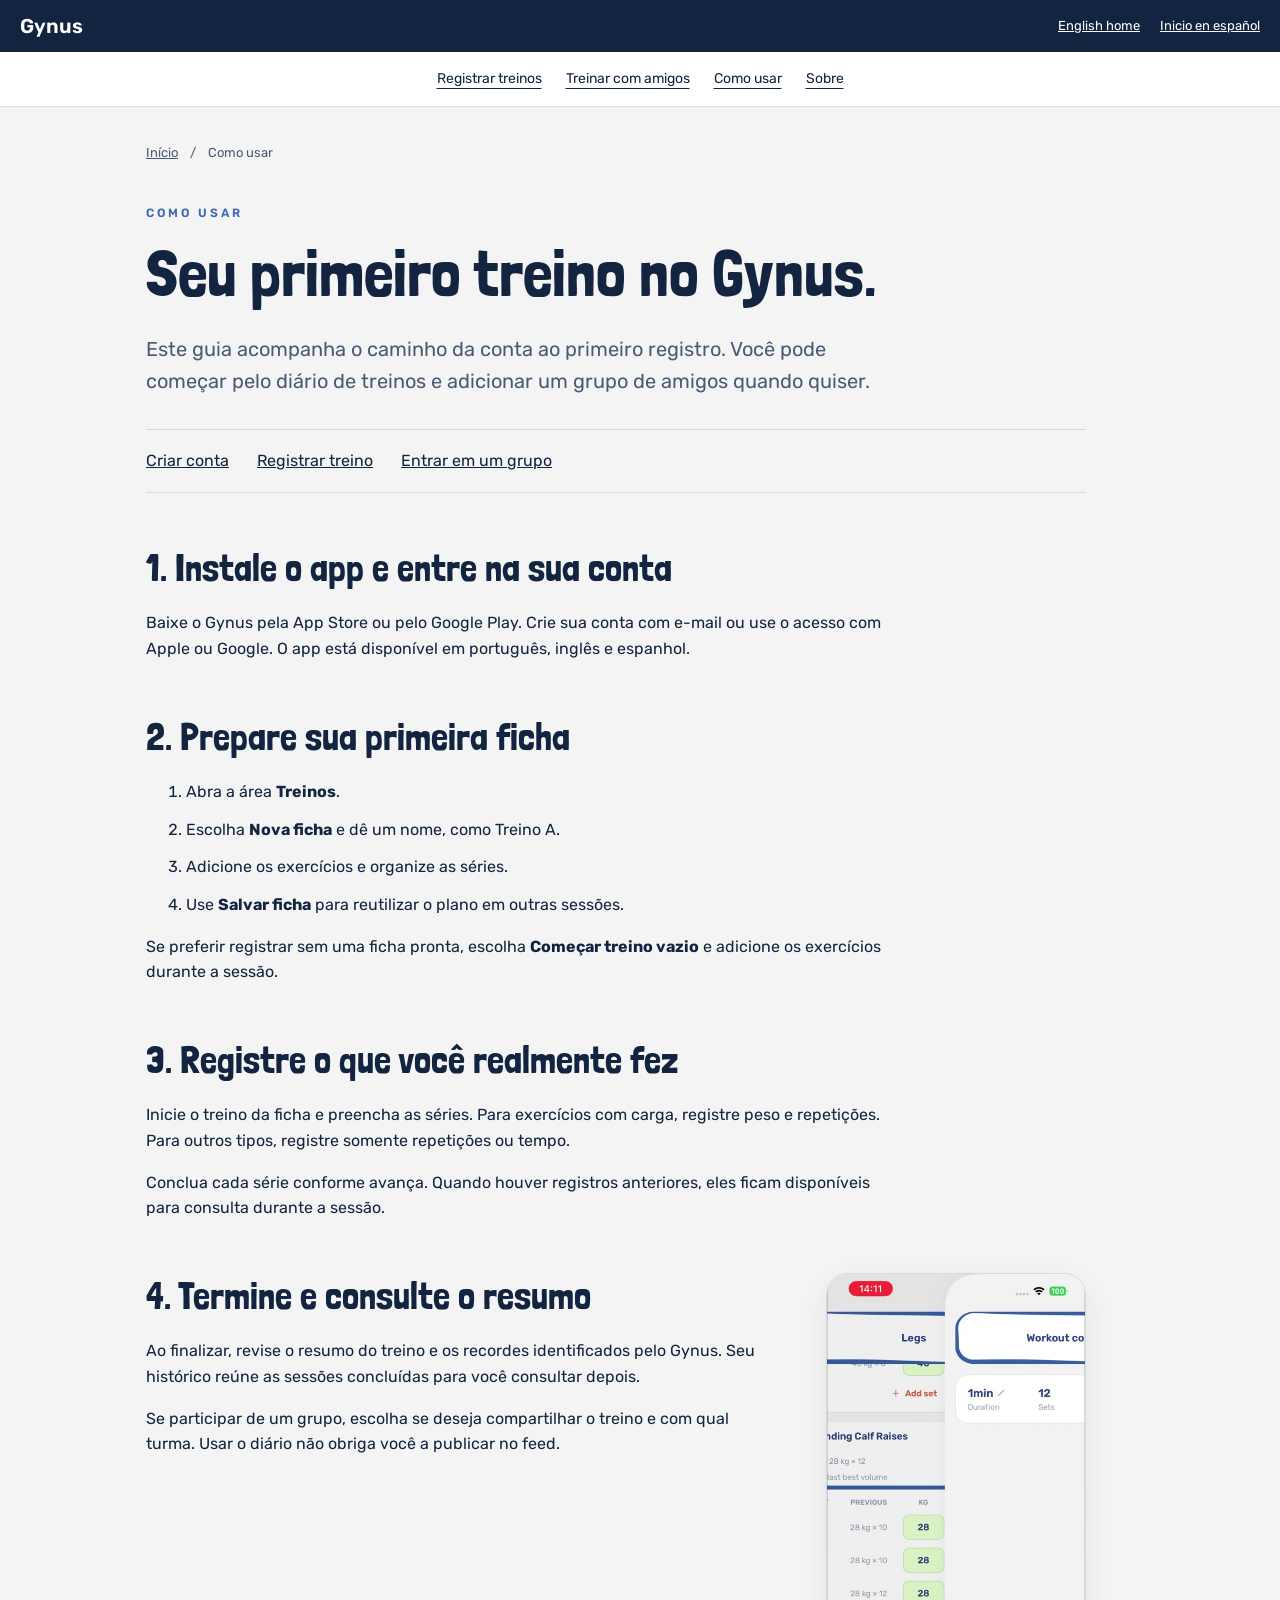
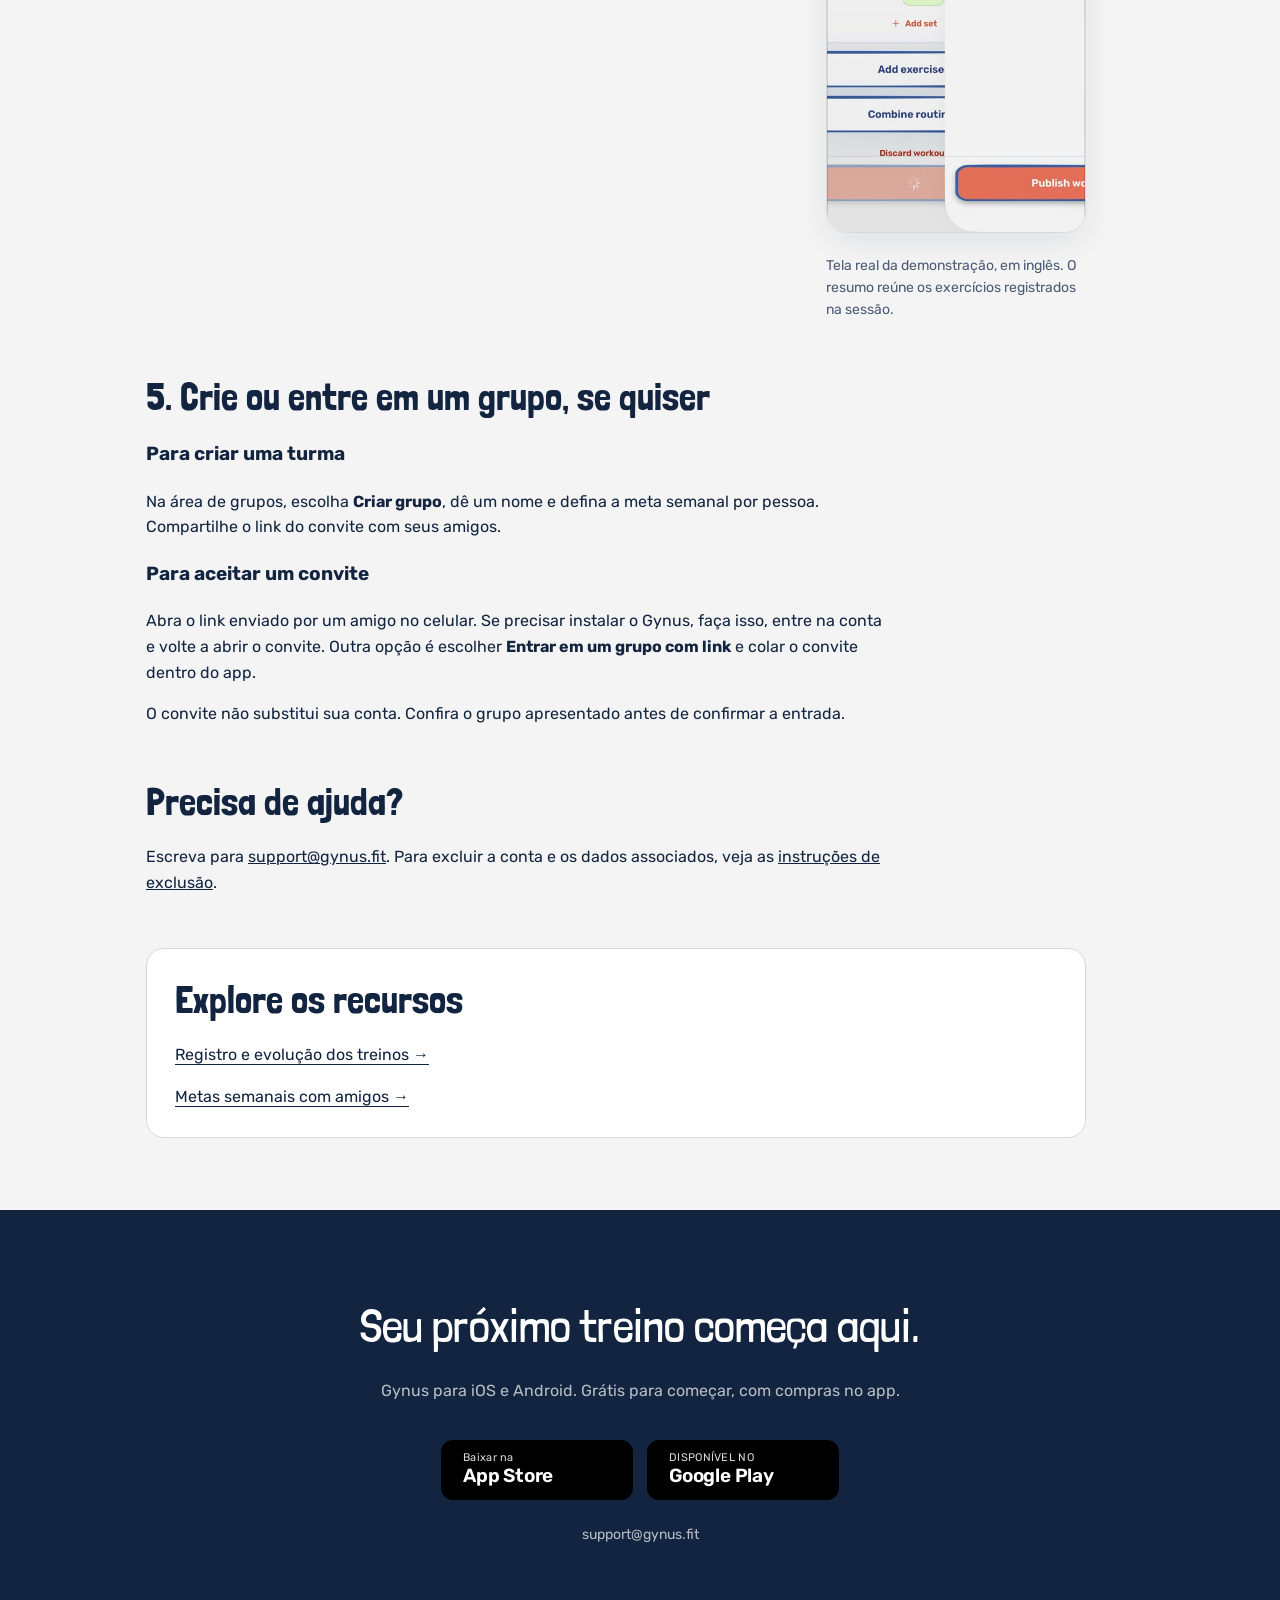
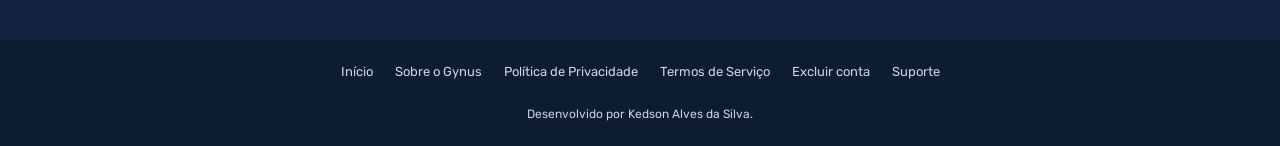
<file: pt-br/como-usar/index.html>
<!doctype html>
<html lang="pt-BR">
<head>
<meta charset="utf-8" />
<meta name="viewport" content="width=device-width, initial-scale=1" />
<title>Como usar o Gynus: primeiro treino e grupo de amigos</title>
<meta name="description" content="Aprenda a criar uma conta, montar sua primeira ficha, registrar um treino e criar ou entrar em um grupo no Gynus." />
<link rel="icon" type="image/png" href="/mascot.png" />
<link rel="stylesheet" href="/styles.css" />
<link rel="preconnect" href="https://fonts.googleapis.com" />
<link rel="preconnect" href="https://fonts.gstatic.com" crossorigin />
<link href="https://fonts.googleapis.com/css2?family=Londrina+Solid:wght@300;400&amp;family=Rubik:wght@400;500;600;700&amp;display=swap" rel="stylesheet" />
<link rel="canonical" href="https://gynus.fit/pt-br/como-usar/" />
    <meta property="og:type" content="website" />
    <meta property="og:site_name" content="Gynus" />
    <meta property="og:title" content="Como usar o Gynus: primeiro treino e grupo de amigos" />
    <meta property="og:description" content="Aprenda a criar uma conta, montar sua primeira ficha, registrar um treino e criar ou entrar em um grupo no Gynus." />
    <meta property="og:url" content="https://gynus.fit/pt-br/como-usar/" />
    <meta property="og:locale" content="pt_BR" />
    <meta property="og:image" content="https://gynus.fit/assets/social-card.png" />
    <meta property="og:image:width" content="1200" />
    <meta property="og:image:height" content="630" />
    <meta property="og:image:alt" content="Gynus — Seu treino. Sua turma." />
    <meta name="twitter:card" content="summary_large_image" />
    <meta name="twitter:title" content="Como usar o Gynus: primeiro treino e grupo de amigos" />
    <meta name="twitter:description" content="Aprenda a criar uma conta, montar sua primeira ficha, registrar um treino e criar ou entrar em um grupo no Gynus." />
    <meta name="twitter:image" content="https://gynus.fit/assets/social-card.png" />
    <meta name="twitter:image:alt" content="Gynus — Seu treino. Sua turma." />
    <script type="application/ld+json">{
  "@context": "https://schema.org",
  "@graph": [
    {
      "@type": "BreadcrumbList",
      "itemListElement": [
        {
          "@type": "ListItem",
          "position": 1,
          "name": "Início",
          "item": "https://gynus.fit/pt-br/"
        },
        {
          "@type": "ListItem",
          "position": 2,
          "name": "Como usar",
          "item": "https://gynus.fit/pt-br/como-usar/"
        }
      ]
    }
  ]
}</script>
</head>
<body class="marketing">
<a class="skip-link" href="#main">Pular para o conteúdo</a>
<div class="site">
<header class="lang-bar">
<a class="brand-link" href="/pt-br/">Gynus</a>
<a class="language-home" href="/">English home</a>
<a class="language-home" href="/es/">Inicio en español</a>
</header>
<nav class="topic-nav" aria-label="Conheça o Gynus">
<a href="/pt-br/registro-de-treinos/">Registrar treinos</a>
<a href="/pt-br/treinar-com-amigos/">Treinar com amigos</a>
<a href="/pt-br/como-usar/" aria-current="page">Como usar</a>
<a href="/pt-br/sobre/">Sobre</a>
</nav>
<main id="main" tabindex="-1" class="home-main">
<div class="article-wrap">
<nav class="breadcrumbs" aria-label="Caminho da página">
<a href="/pt-br/">Início</a>
<span aria-hidden="true">/</span>
<span>Como usar</span>
</nav>
<article class="product-article">
<header>
<p class="features-eyebrow">Como usar</p>
<h1>Seu primeiro treino no Gynus.</h1>
<p class="article-lead">Este guia acompanha o caminho da conta ao primeiro registro. Você pode começar pelo diário de treinos e adicionar um grupo de amigos quando quiser.</p>
</header>
<nav class="article-toc" aria-label="Neste guia">
<a href="#conta">Criar conta</a>
<a href="#treino">Registrar treino</a>
<a href="#grupo">Entrar em um grupo</a>
</nav>
<section id="conta">
<h2>1. Instale o app e entre na sua conta</h2>
<p>Baixe o Gynus pela App Store ou pelo Google Play. Crie sua conta com e-mail ou use o acesso com Apple ou Google. O app está disponível em português, inglês e espanhol.</p>
</section>
<section id="treino">
<h2>2. Prepare sua primeira ficha</h2>
<ol class="steps">
<li>Abra a área <strong>Treinos</strong>.</li>
<li>Escolha <strong>Nova ficha</strong> e dê um nome, como Treino A.</li>
<li>Adicione os exercícios e organize as séries.</li>
<li>Use <strong>Salvar ficha</strong> para reutilizar o plano em outras sessões.</li>
</ol>
<p>Se preferir registrar sem uma ficha pronta, escolha <strong>Começar treino vazio</strong> e adicione os exercícios durante a sessão.</p>
</section>
<section>
<h2>3. Registre o que você realmente fez</h2>
<p>Inicie o treino da ficha e preencha as séries. Para exercícios com carga, registre peso e repetições. Para outros tipos, registre somente repetições ou tempo.</p>
<p>Conclua cada série conforme avança. Quando houver registros anteriores, eles ficam disponíveis para consulta durante a sessão.</p>
</section>
<section class="article-split">
<div>
<h2>4. Termine e consulte o resumo</h2>
<p>Ao finalizar, revise o resumo do treino e os recordes identificados pelo Gynus. Seu histórico reúne as sessões concluídas para você consultar depois.</p>
<p>Se participar de um grupo, escolha se deseja compartilhar o treino e com qual turma. Usar o diário não obriga você a publicar no feed.</p>
</div>
<figure class="app-shot">
<img src="/assets/screenshots/progresso.jpg" alt="Resumo de treino do Gynus mostrando séries, volume e gráficos" width="480" height="1038" loading="lazy" decoding="async" />
<figcaption>Tela real da demonstração, em inglês. O resumo reúne os exercícios registrados na sessão.</figcaption>
</figure>
</section>
<section id="grupo">
<h2>5. Crie ou entre em um grupo, se quiser</h2>
<h3>Para criar uma turma</h3>
<p>Na área de grupos, escolha <strong>Criar grupo</strong>, dê um nome e defina a meta semanal por pessoa. Compartilhe o link do convite com seus amigos.</p>
<h3>Para aceitar um convite</h3>
<p>Abra o link enviado por um amigo no celular. Se precisar instalar o Gynus, faça isso, entre na conta e volte a abrir o convite. Outra opção é escolher <strong>Entrar em um grupo com link</strong> e colar o convite dentro do app.</p>
<p>O convite não substitui sua conta. Confira o grupo apresentado antes de confirmar a entrada.</p>
</section>
<section>
<h2>Precisa de ajuda?</h2>
<p>Escreva para <a href="mailto:support@gynus.fit">support@gynus.fit</a>. Para excluir a conta e os dados associados, veja as <a href="/accountInfo.html">instruções de exclusão</a>.</p>
</section>
<aside class="related">
<h2>Explore os recursos</h2>
<a href="/pt-br/registro-de-treinos/">Registro e evolução dos treinos →</a>
<a href="/pt-br/treinar-com-amigos/">Metas semanais com amigos →</a>
</aside>
</article>
</div>
<section class="cta" aria-labelledby="download-title">
<h2 class="cta-title" id="download-title">Seu próximo treino começa aqui.</h2>
<p class="cta-sub">Gynus para iOS e Android. Grátis para começar, com compras no app.</p>
<div class="store-buttons">
<a class="store-badge" href="https://apps.apple.com/app/id6764876378">
<span class="store-badge-text">
<span class="store-badge-sub">Baixar na</span>
<span class="store-badge-name">App Store</span>
</span>
</a>
<a class="store-badge" href="https://play.google.com/store/apps/details?id=fit.gynus.app">
<span class="store-badge-text">
<span class="store-badge-sub">DISPONÍVEL NO</span>
<span class="store-badge-name">Google Play</span>
</span>
</a>
</div>
<p class="support">
<a href="mailto:support@gynus.fit">support@gynus.fit</a>
</p>
</section>
</main>
<footer class="site-footer">
<nav class="footer-nav" aria-label="Rodapé">
<a href="/pt-br/">Início</a>
<a href="/pt-br/sobre/">Sobre o Gynus</a>
<a href="/privacy.html">Política de Privacidade</a>
<a href="/terms.html">Termos de Serviço</a>
<a href="/accountInfo.html">Excluir conta</a>
<a href="mailto:support@gynus.fit">Suporte</a>
</nav>
<p class="developer-credit">Desenvolvido por Kedson Alves da Silva.</p>
</footer>
</div>
</body>
</html>
</file>
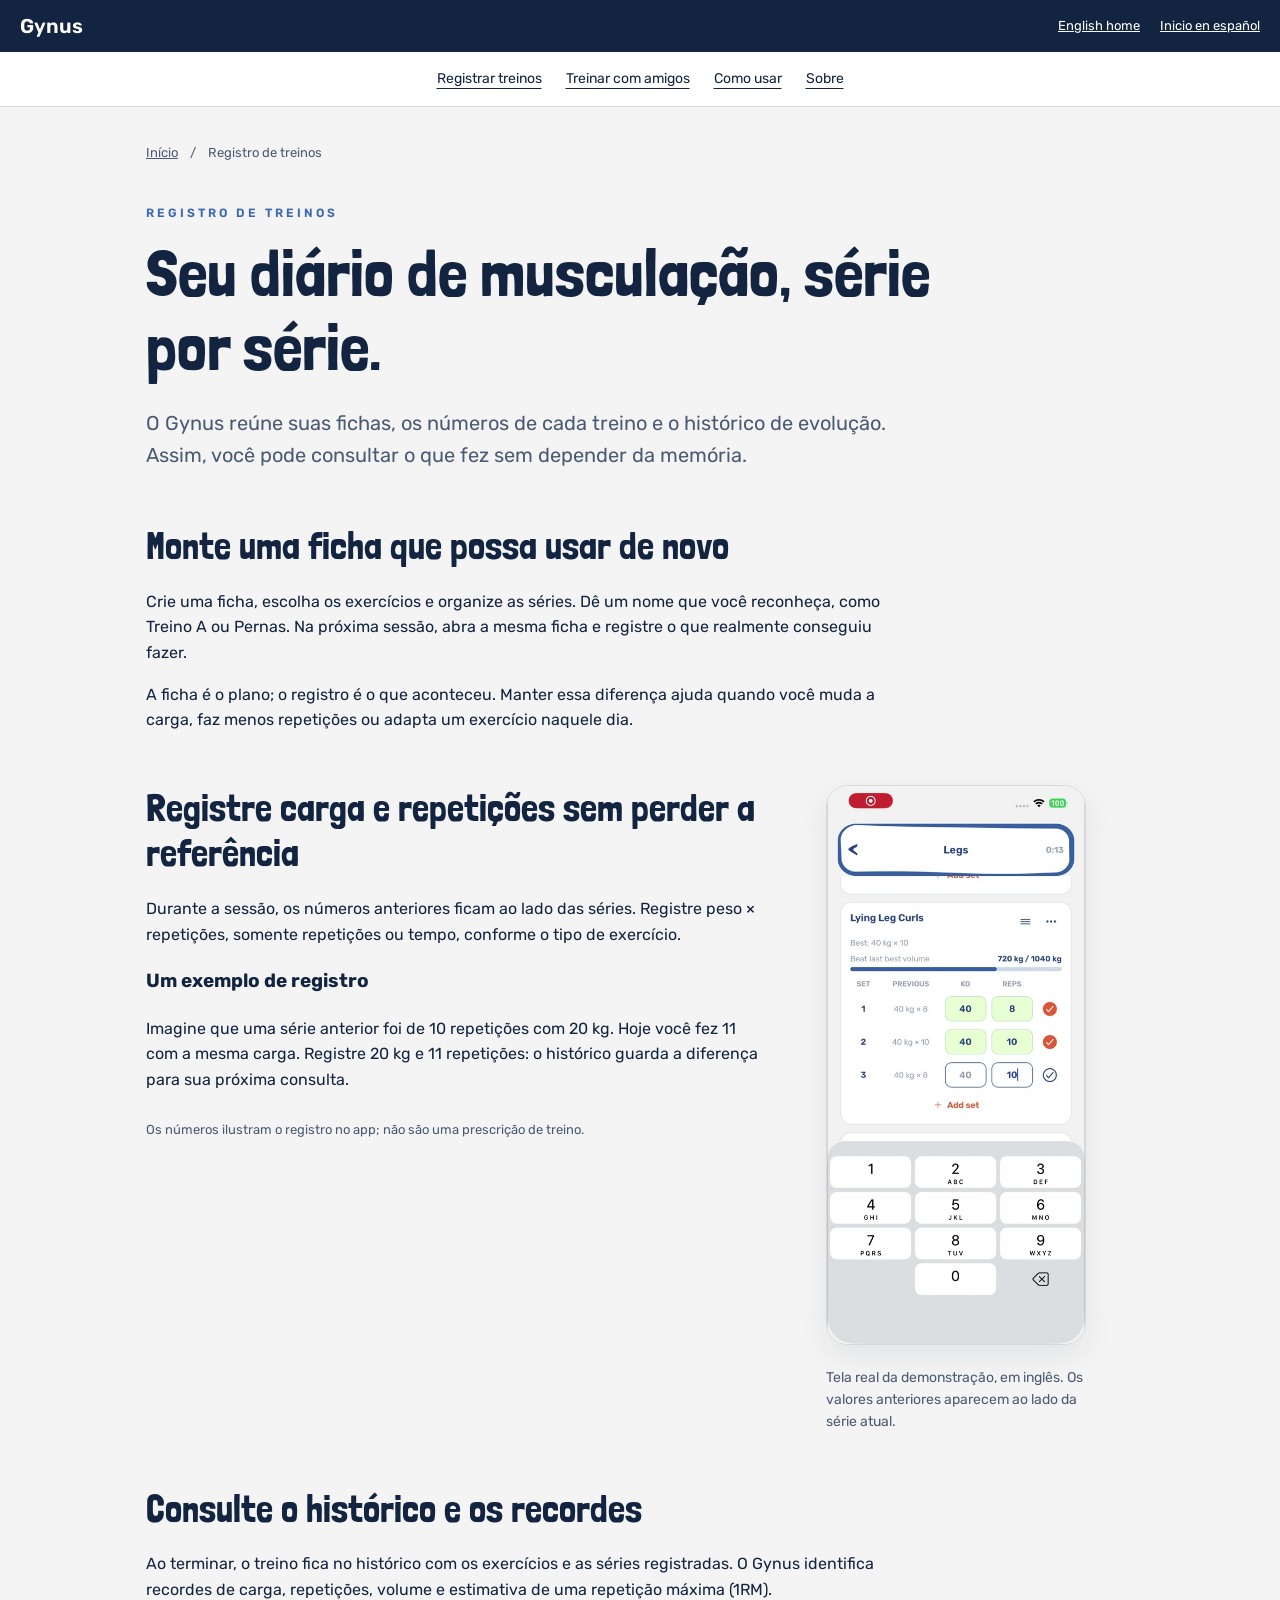
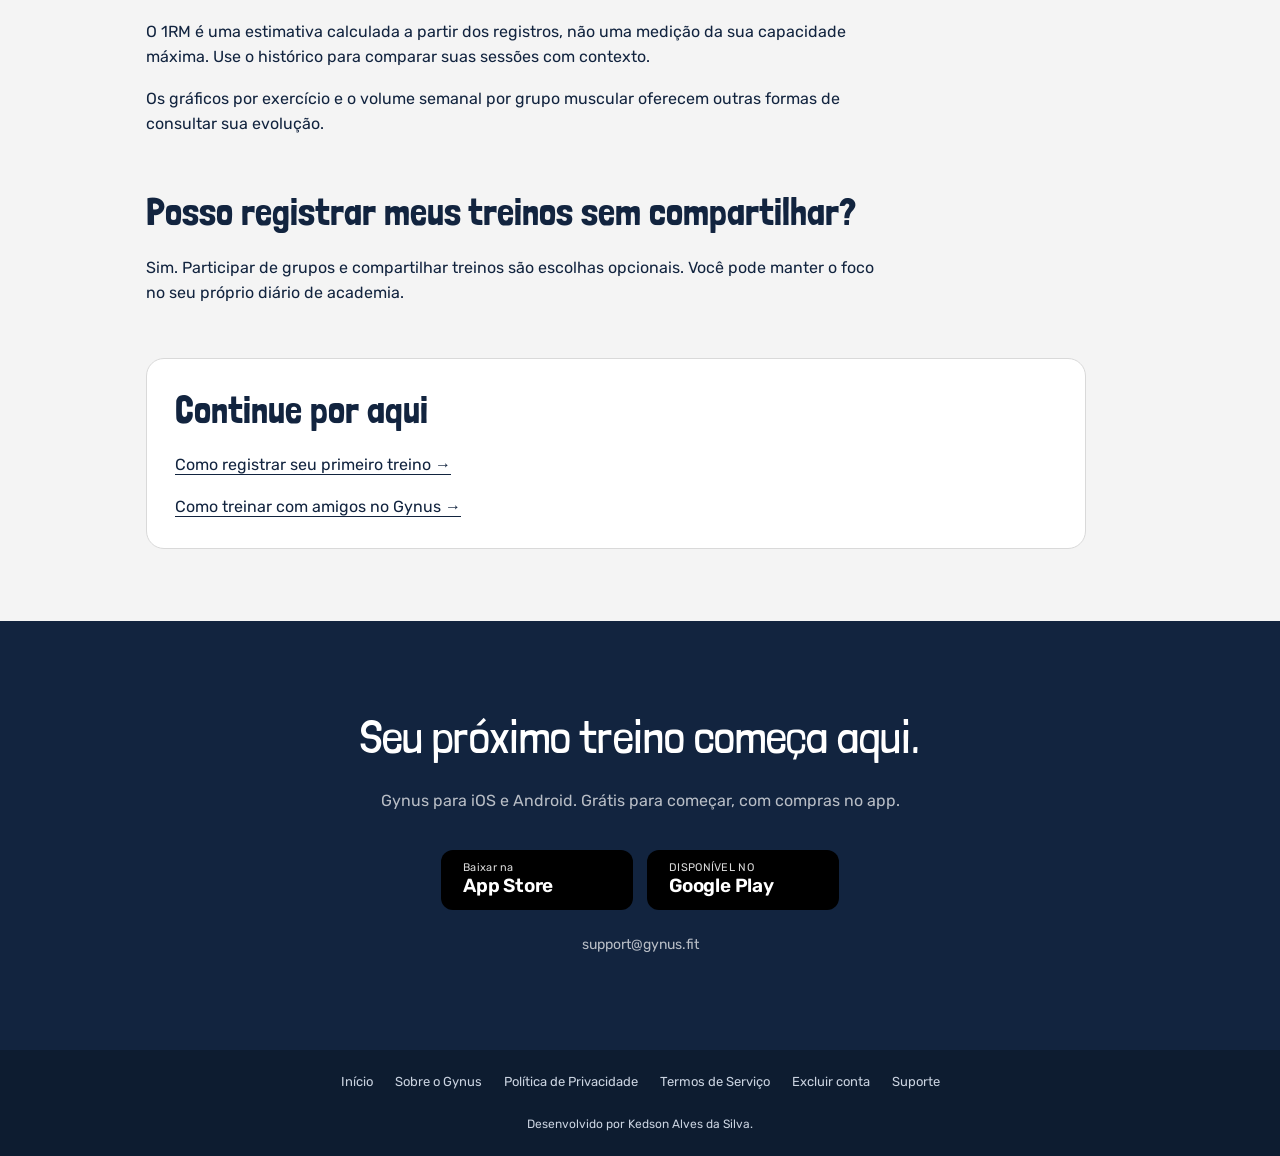
<file: pt-br/registro-de-treinos/index.html>
<!doctype html>
<html lang="pt-BR">
<head>
<meta charset="utf-8" />
<meta name="viewport" content="width=device-width, initial-scale=1" />
<title>App para registrar treinos, séries e cargas | Gynus</title>
<meta name="description" content="Monte sua ficha de musculação, registre séries, repetições e cargas e acompanhe histórico e recordes no Gynus para iOS e Android." />
<link rel="icon" type="image/png" href="/mascot.png" />
<link rel="stylesheet" href="/styles.css" />
<link rel="preconnect" href="https://fonts.googleapis.com" />
<link rel="preconnect" href="https://fonts.gstatic.com" crossorigin />
<link href="https://fonts.googleapis.com/css2?family=Londrina+Solid:wght@300;400&amp;family=Rubik:wght@400;500;600;700&amp;display=swap" rel="stylesheet" />
<link rel="canonical" href="https://gynus.fit/pt-br/registro-de-treinos/" />
    <meta property="og:type" content="website" />
    <meta property="og:site_name" content="Gynus" />
    <meta property="og:title" content="App para registrar treinos, séries e cargas | Gynus" />
    <meta property="og:description" content="Monte sua ficha de musculação, registre séries, repetições e cargas e acompanhe histórico e recordes no Gynus para iOS e Android." />
    <meta property="og:url" content="https://gynus.fit/pt-br/registro-de-treinos/" />
    <meta property="og:locale" content="pt_BR" />
    <meta property="og:image" content="https://gynus.fit/assets/social-card.png" />
    <meta property="og:image:width" content="1200" />
    <meta property="og:image:height" content="630" />
    <meta property="og:image:alt" content="Gynus — Seu treino. Sua turma." />
    <meta name="twitter:card" content="summary_large_image" />
    <meta name="twitter:title" content="App para registrar treinos, séries e cargas | Gynus" />
    <meta name="twitter:description" content="Monte sua ficha de musculação, registre séries, repetições e cargas e acompanhe histórico e recordes no Gynus para iOS e Android." />
    <meta name="twitter:image" content="https://gynus.fit/assets/social-card.png" />
    <meta name="twitter:image:alt" content="Gynus — Seu treino. Sua turma." />
    <script type="application/ld+json">{
  "@context": "https://schema.org",
  "@graph": [
    {
      "@type": "BreadcrumbList",
      "itemListElement": [
        {
          "@type": "ListItem",
          "position": 1,
          "name": "Início",
          "item": "https://gynus.fit/pt-br/"
        },
        {
          "@type": "ListItem",
          "position": 2,
          "name": "Registro de treinos",
          "item": "https://gynus.fit/pt-br/registro-de-treinos/"
        }
      ]
    }
  ]
}</script>
</head>
<body class="marketing">
<a class="skip-link" href="#main">Pular para o conteúdo</a>
<div class="site">
<header class="lang-bar">
<a class="brand-link" href="/pt-br/">Gynus</a>
<a class="language-home" href="/">English home</a>
<a class="language-home" href="/es/">Inicio en español</a>
</header>
<nav class="topic-nav" aria-label="Conheça o Gynus">
<a href="/pt-br/registro-de-treinos/" aria-current="page">Registrar treinos</a>
<a href="/pt-br/treinar-com-amigos/">Treinar com amigos</a>
<a href="/pt-br/como-usar/">Como usar</a>
<a href="/pt-br/sobre/">Sobre</a>
</nav>
<main id="main" tabindex="-1" class="home-main">
<div class="article-wrap">
<nav class="breadcrumbs" aria-label="Caminho da página">
<a href="/pt-br/">Início</a>
<span aria-hidden="true">/</span>
<span>Registro de treinos</span>
</nav>
<article class="product-article">
<header>
<p class="features-eyebrow">Registro de treinos</p>
<h1>Seu diário de musculação, série por série.</h1>
<p class="article-lead">O Gynus reúne suas fichas, os números de cada treino e o histórico de evolução. Assim, você pode consultar o que fez sem depender da memória.</p>
</header>
<section>
<h2>Monte uma ficha que possa usar de novo</h2>
<p>Crie uma ficha, escolha os exercícios e organize as séries. Dê um nome que você reconheça, como Treino A ou Pernas. Na próxima sessão, abra a mesma ficha e registre o que realmente conseguiu fazer.</p>
<p>A ficha é o plano; o registro é o que aconteceu. Manter essa diferença ajuda quando você muda a carga, faz menos repetições ou adapta um exercício naquele dia.</p>
</section>
<section class="article-split">
<div>
<h2>Registre carga e repetições sem perder a referência</h2>
<p>Durante a sessão, os números anteriores ficam ao lado das séries. Registre peso × repetições, somente repetições ou tempo, conforme o tipo de exercício.</p>
<h3>Um exemplo de registro</h3>
<p>Imagine que uma série anterior foi de 10 repetições com 20 kg. Hoje você fez 11 com a mesma carga. Registre 20 kg e 11 repetições: o histórico guarda a diferença para sua próxima consulta.</p>
<p class="media-note">Os números ilustram o registro no app; não são uma prescrição de treino.</p>
</div>
<figure class="app-shot">
<img src="/assets/screenshots/registro.jpg" alt="Registro de séries no Gynus com colunas de carga e repetições" width="480" height="1038" loading="lazy" decoding="async" />
<figcaption>Tela real da demonstração, em inglês. Os valores anteriores aparecem ao lado da série atual.</figcaption>
</figure>
</section>
<section>
<h2>Consulte o histórico e os recordes</h2>
<p>Ao terminar, o treino fica no histórico com os exercícios e as séries registradas. O Gynus identifica recordes de carga, repetições, volume e estimativa de uma repetição máxima (1RM).</p>
<p>O 1RM é uma estimativa calculada a partir dos registros, não uma medição da sua capacidade máxima. Use o histórico para comparar suas sessões com contexto.</p>
<p>Os gráficos por exercício e o volume semanal por grupo muscular oferecem outras formas de consultar sua evolução.</p>
</section>
<section>
<h2>Posso registrar meus treinos sem compartilhar?</h2>
<p>Sim. Participar de grupos e compartilhar treinos são escolhas opcionais. Você pode manter o foco no seu próprio diário de academia.</p>
</section>
<aside class="related">
<h2>Continue por aqui</h2>
<a href="/pt-br/como-usar/">Como registrar seu primeiro treino →</a>
<a href="/pt-br/treinar-com-amigos/">Como treinar com amigos no Gynus →</a>
</aside>
</article>
</div>
<section class="cta" aria-labelledby="download-title">
<h2 class="cta-title" id="download-title">Seu próximo treino começa aqui.</h2>
<p class="cta-sub">Gynus para iOS e Android. Grátis para começar, com compras no app.</p>
<div class="store-buttons">
<a class="store-badge" href="https://apps.apple.com/app/id6764876378">
<span class="store-badge-text">
<span class="store-badge-sub">Baixar na</span>
<span class="store-badge-name">App Store</span>
</span>
</a>
<a class="store-badge" href="https://play.google.com/store/apps/details?id=fit.gynus.app">
<span class="store-badge-text">
<span class="store-badge-sub">DISPONÍVEL NO</span>
<span class="store-badge-name">Google Play</span>
</span>
</a>
</div>
<p class="support">
<a href="mailto:support@gynus.fit">support@gynus.fit</a>
</p>
</section>
</main>
<footer class="site-footer">
<nav class="footer-nav" aria-label="Rodapé">
<a href="/pt-br/">Início</a>
<a href="/pt-br/sobre/">Sobre o Gynus</a>
<a href="/privacy.html">Política de Privacidade</a>
<a href="/terms.html">Termos de Serviço</a>
<a href="/accountInfo.html">Excluir conta</a>
<a href="mailto:support@gynus.fit">Suporte</a>
</nav>
<p class="developer-credit">Desenvolvido por Kedson Alves da Silva.</p>
</footer>
</div>
</body>
</html>
</file>
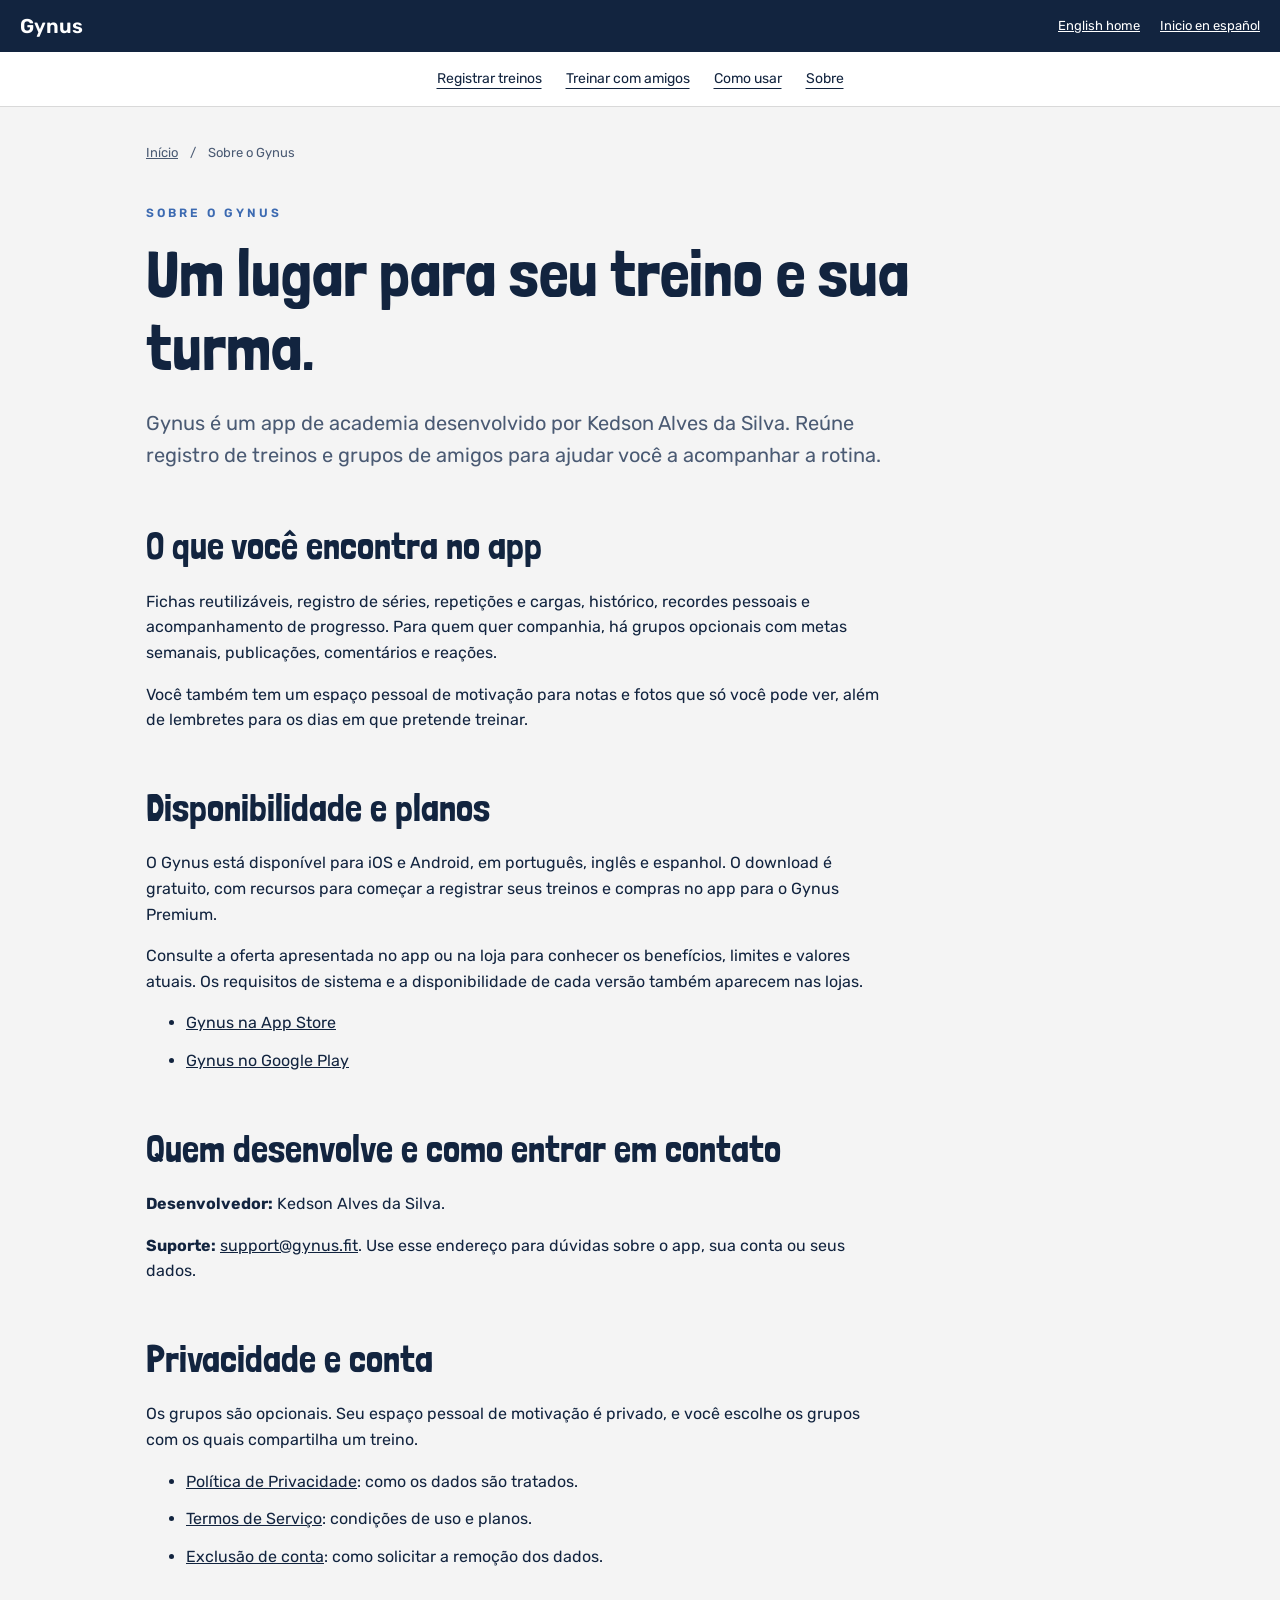
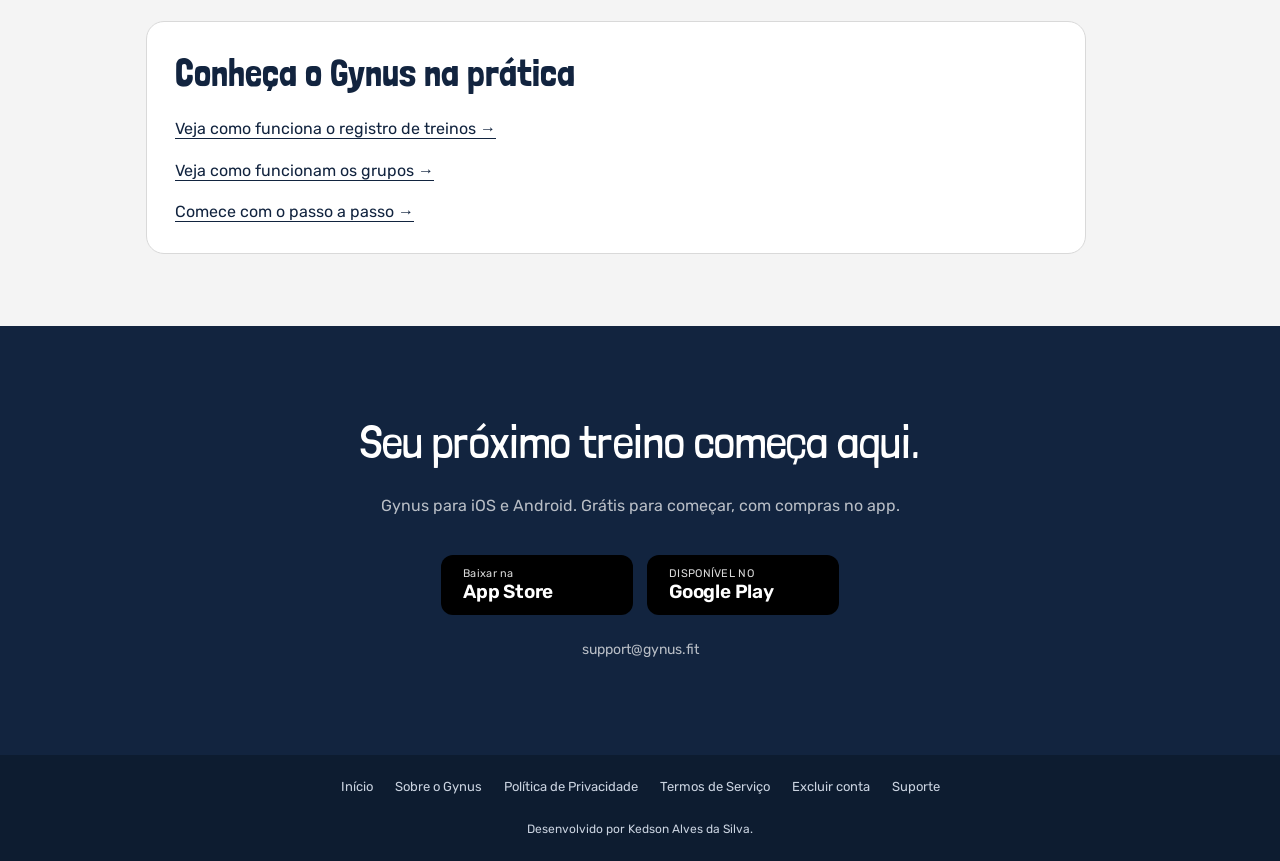
<file: pt-br/sobre/index.html>
<!doctype html>
<html lang="pt-BR">
<head>
<meta charset="utf-8" />
<meta name="viewport" content="width=device-width, initial-scale=1" />
<title>Sobre o Gynus: app de treinos, desenvolvedor e suporte</title>
<meta name="description" content="Conheça o Gynus, desenvolvido por Kedson Alves da Silva. Consulte downloads oficiais, suporte, privacidade e informações da conta." />
<link rel="icon" type="image/png" href="/mascot.png" />
<link rel="stylesheet" href="/styles.css" />
<link rel="preconnect" href="https://fonts.googleapis.com" />
<link rel="preconnect" href="https://fonts.gstatic.com" crossorigin />
<link href="https://fonts.googleapis.com/css2?family=Londrina+Solid:wght@300;400&amp;family=Rubik:wght@400;500;600;700&amp;display=swap" rel="stylesheet" />
<link rel="canonical" href="https://gynus.fit/pt-br/sobre/" />
    <meta property="og:type" content="website" />
    <meta property="og:site_name" content="Gynus" />
    <meta property="og:title" content="Sobre o Gynus: app de treinos, desenvolvedor e suporte" />
    <meta property="og:description" content="Conheça o Gynus, desenvolvido por Kedson Alves da Silva. Consulte downloads oficiais, suporte, privacidade e informações da conta." />
    <meta property="og:url" content="https://gynus.fit/pt-br/sobre/" />
    <meta property="og:locale" content="pt_BR" />
    <meta property="og:image" content="https://gynus.fit/assets/social-card.png" />
    <meta property="og:image:width" content="1200" />
    <meta property="og:image:height" content="630" />
    <meta property="og:image:alt" content="Gynus — Seu treino. Sua turma." />
    <meta name="twitter:card" content="summary_large_image" />
    <meta name="twitter:title" content="Sobre o Gynus: app de treinos, desenvolvedor e suporte" />
    <meta name="twitter:description" content="Conheça o Gynus, desenvolvido por Kedson Alves da Silva. Consulte downloads oficiais, suporte, privacidade e informações da conta." />
    <meta name="twitter:image" content="https://gynus.fit/assets/social-card.png" />
    <meta name="twitter:image:alt" content="Gynus — Seu treino. Sua turma." />
    <script type="application/ld+json">{
  "@context": "https://schema.org",
  "@graph": [
    {
      "@type": "WebSite",
      "@id": "https://gynus.fit/#website",
      "url": "https://gynus.fit/",
      "name": "Gynus",
      "inLanguage": [
        "en",
        "pt-BR",
        "es"
      ]
    },
    {
      "@type": "Person",
      "@id": "https://gynus.fit/#developer",
      "name": "Kedson Alves da Silva"
    },
    {
      "@type": "MobileApplication",
      "@id": "https://gynus.fit/#app",
      "name": "Gynus",
      "url": "https://gynus.fit/",
      "description": "Conheça o Gynus, desenvolvido por Kedson Alves da Silva. Consulte downloads oficiais, suporte, privacidade e informações da conta.",
      "applicationCategory": "HealthApplication",
      "operatingSystem": [
        "iOS",
        "Android"
      ],
      "inLanguage": [
        "en",
        "pt-BR",
        "es"
      ],
      "author": {
        "@id": "https://gynus.fit/#developer"
      },
      "image": "https://gynus.fit/mascot.png",
      "installUrl": [
        "https://apps.apple.com/app/id6764876378",
        "https://play.google.com/store/apps/details?id=fit.gynus.app"
      ],
      "sameAs": [
        "https://apps.apple.com/app/id6764876378",
        "https://play.google.com/store/apps/details?id=fit.gynus.app"
      ]
    },
    {
      "@type": "BreadcrumbList",
      "itemListElement": [
        {
          "@type": "ListItem",
          "position": 1,
          "name": "Início",
          "item": "https://gynus.fit/pt-br/"
        },
        {
          "@type": "ListItem",
          "position": 2,
          "name": "Sobre o Gynus",
          "item": "https://gynus.fit/pt-br/sobre/"
        }
      ]
    }
  ]
}</script>
</head>
<body class="marketing">
<a class="skip-link" href="#main">Pular para o conteúdo</a>
<div class="site">
<header class="lang-bar">
<a class="brand-link" href="/pt-br/">Gynus</a>
<a class="language-home" href="/">English home</a>
<a class="language-home" href="/es/">Inicio en español</a>
</header>
<nav class="topic-nav" aria-label="Conheça o Gynus">
<a href="/pt-br/registro-de-treinos/">Registrar treinos</a>
<a href="/pt-br/treinar-com-amigos/">Treinar com amigos</a>
<a href="/pt-br/como-usar/">Como usar</a>
<a href="/pt-br/sobre/" aria-current="page">Sobre</a>
</nav>
<main id="main" tabindex="-1" class="home-main">
<div class="article-wrap">
<nav class="breadcrumbs" aria-label="Caminho da página">
<a href="/pt-br/">Início</a>
<span aria-hidden="true">/</span>
<span>Sobre o Gynus</span>
</nav>
<article class="product-article">
<header>
<p class="features-eyebrow">Sobre o Gynus</p>
<h1>Um lugar para seu treino e sua turma.</h1>
<p class="article-lead">Gynus é um app de academia desenvolvido por Kedson Alves da Silva. Reúne registro de treinos e grupos de amigos para ajudar você a acompanhar a rotina.</p>
</header>
<section>
<h2>O que você encontra no app</h2>
<p>Fichas reutilizáveis, registro de séries, repetições e cargas, histórico, recordes pessoais e acompanhamento de progresso. Para quem quer companhia, há grupos opcionais com metas semanais, publicações, comentários e reações.</p>
<p>Você também tem um espaço pessoal de motivação para notas e fotos que só você pode ver, além de lembretes para os dias em que pretende treinar.</p>
</section>
<section>
<h2>Disponibilidade e planos</h2>
<p>O Gynus está disponível para iOS e Android, em português, inglês e espanhol. O download é gratuito, com recursos para começar a registrar seus treinos e compras no app para o Gynus Premium.</p>
<p>Consulte a oferta apresentada no app ou na loja para conhecer os benefícios, limites e valores atuais. Os requisitos de sistema e a disponibilidade de cada versão também aparecem nas lojas.</p>
<ul>
<li>
<a href="https://apps.apple.com/app/id6764876378">Gynus na App Store</a>
</li>
<li>
<a href="https://play.google.com/store/apps/details?id=fit.gynus.app">Gynus no Google Play</a>
</li>
</ul>
</section>
<section>
<h2>Quem desenvolve e como entrar em contato</h2>
<p>
<strong>Desenvolvedor:</strong> Kedson Alves da Silva.</p>
<p>
<strong>Suporte:</strong> <a href="mailto:support@gynus.fit">support@gynus.fit</a>. Use esse endereço para dúvidas sobre o app, sua conta ou seus dados.</p>
</section>
<section>
<h2>Privacidade e conta</h2>
<p>Os grupos são opcionais. Seu espaço pessoal de motivação é privado, e você escolhe os grupos com os quais compartilha um treino.</p>
<ul>
<li>
<a href="/privacy.html">Política de Privacidade</a>: como os dados são tratados.</li>
<li>
<a href="/terms.html">Termos de Serviço</a>: condições de uso e planos.</li>
<li>
<a href="/accountInfo.html">Exclusão de conta</a>: como solicitar a remoção dos dados.</li>
</ul>
</section>
<aside class="related">
<h2>Conheça o Gynus na prática</h2>
<a href="/pt-br/registro-de-treinos/">Veja como funciona o registro de treinos →</a>
<a href="/pt-br/treinar-com-amigos/">Veja como funcionam os grupos →</a>
<a href="/pt-br/como-usar/">Comece com o passo a passo →</a>
</aside>
</article>
</div>
<section class="cta" aria-labelledby="download-title">
<h2 class="cta-title" id="download-title">Seu próximo treino começa aqui.</h2>
<p class="cta-sub">Gynus para iOS e Android. Grátis para começar, com compras no app.</p>
<div class="store-buttons">
<a class="store-badge" href="https://apps.apple.com/app/id6764876378">
<span class="store-badge-text">
<span class="store-badge-sub">Baixar na</span>
<span class="store-badge-name">App Store</span>
</span>
</a>
<a class="store-badge" href="https://play.google.com/store/apps/details?id=fit.gynus.app">
<span class="store-badge-text">
<span class="store-badge-sub">DISPONÍVEL NO</span>
<span class="store-badge-name">Google Play</span>
</span>
</a>
</div>
<p class="support">
<a href="mailto:support@gynus.fit">support@gynus.fit</a>
</p>
</section>
</main>
<footer class="site-footer">
<nav class="footer-nav" aria-label="Rodapé">
<a href="/pt-br/">Início</a>
<a href="/pt-br/sobre/">Sobre o Gynus</a>
<a href="/privacy.html">Política de Privacidade</a>
<a href="/terms.html">Termos de Serviço</a>
<a href="/accountInfo.html">Excluir conta</a>
<a href="mailto:support@gynus.fit">Suporte</a>
</nav>
<p class="developer-credit">Desenvolvido por Kedson Alves da Silva.</p>
</footer>
</div>
</body>
</html>
</file>
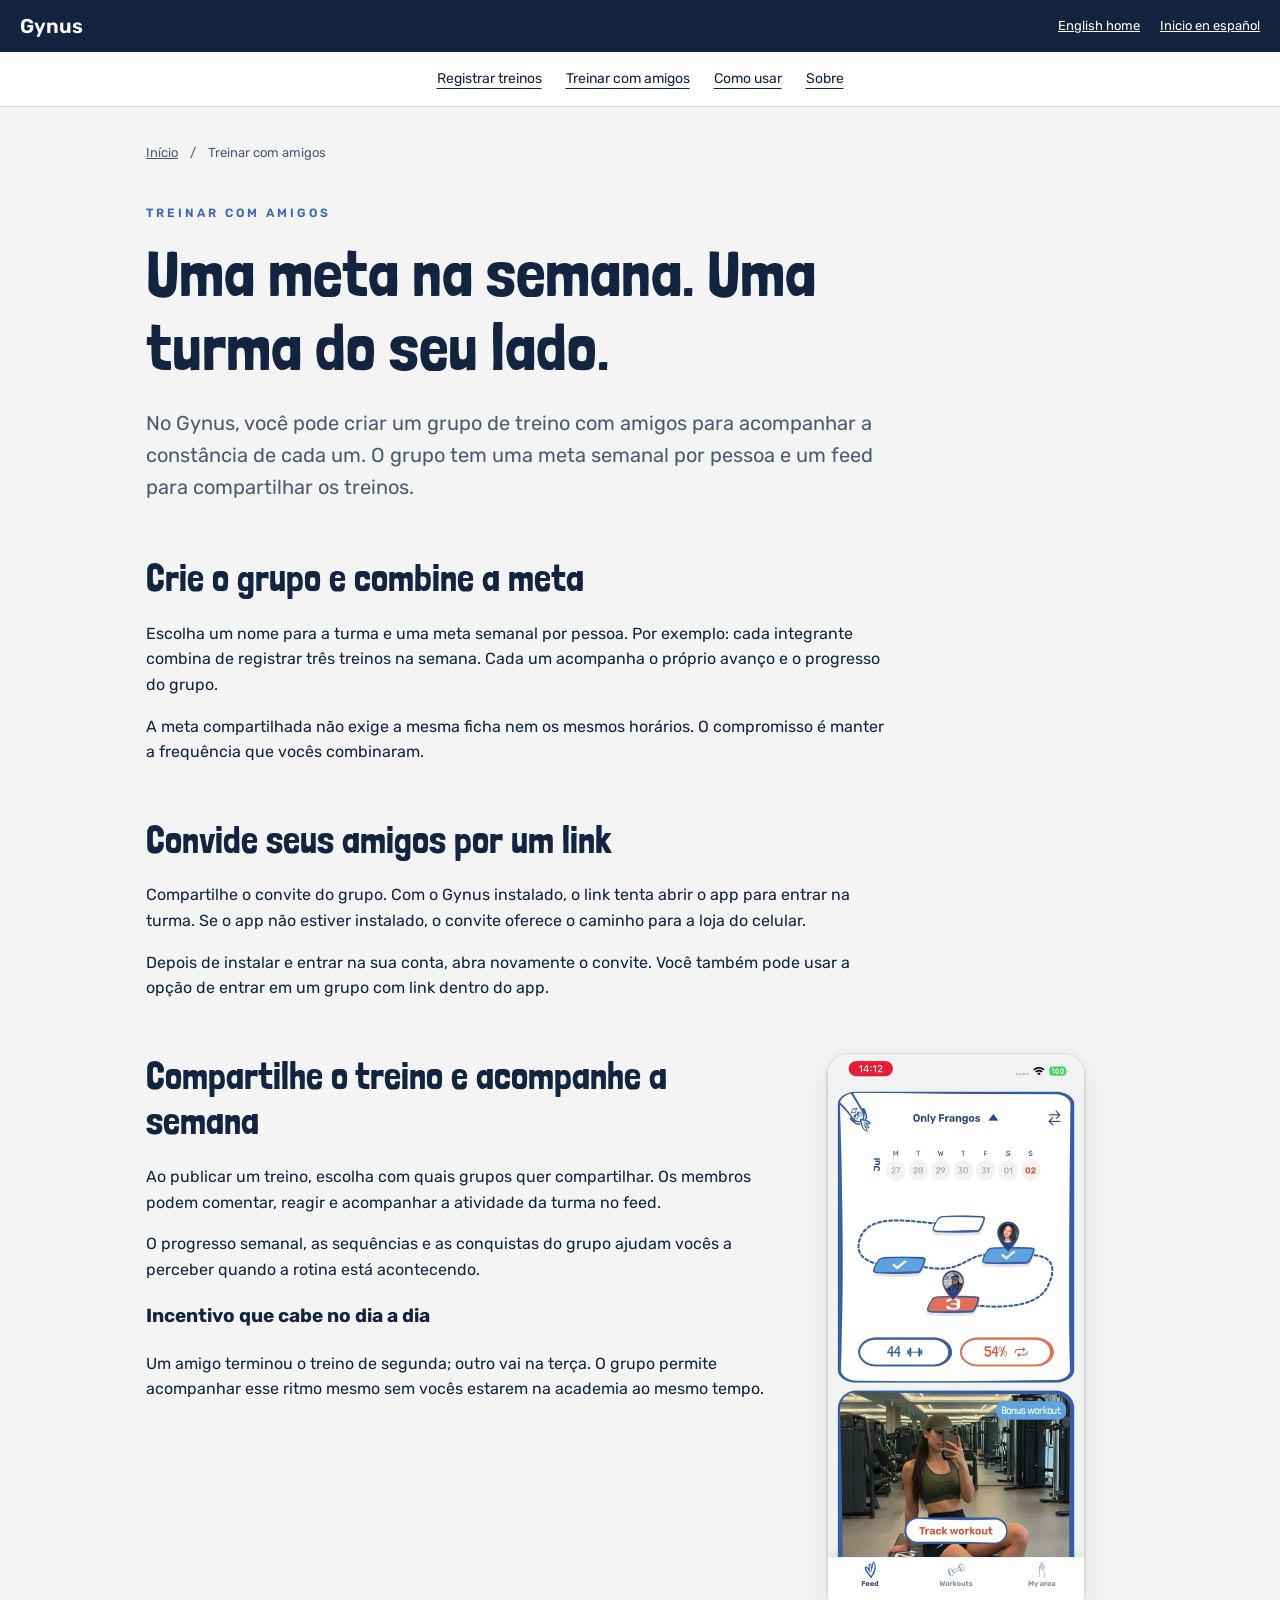
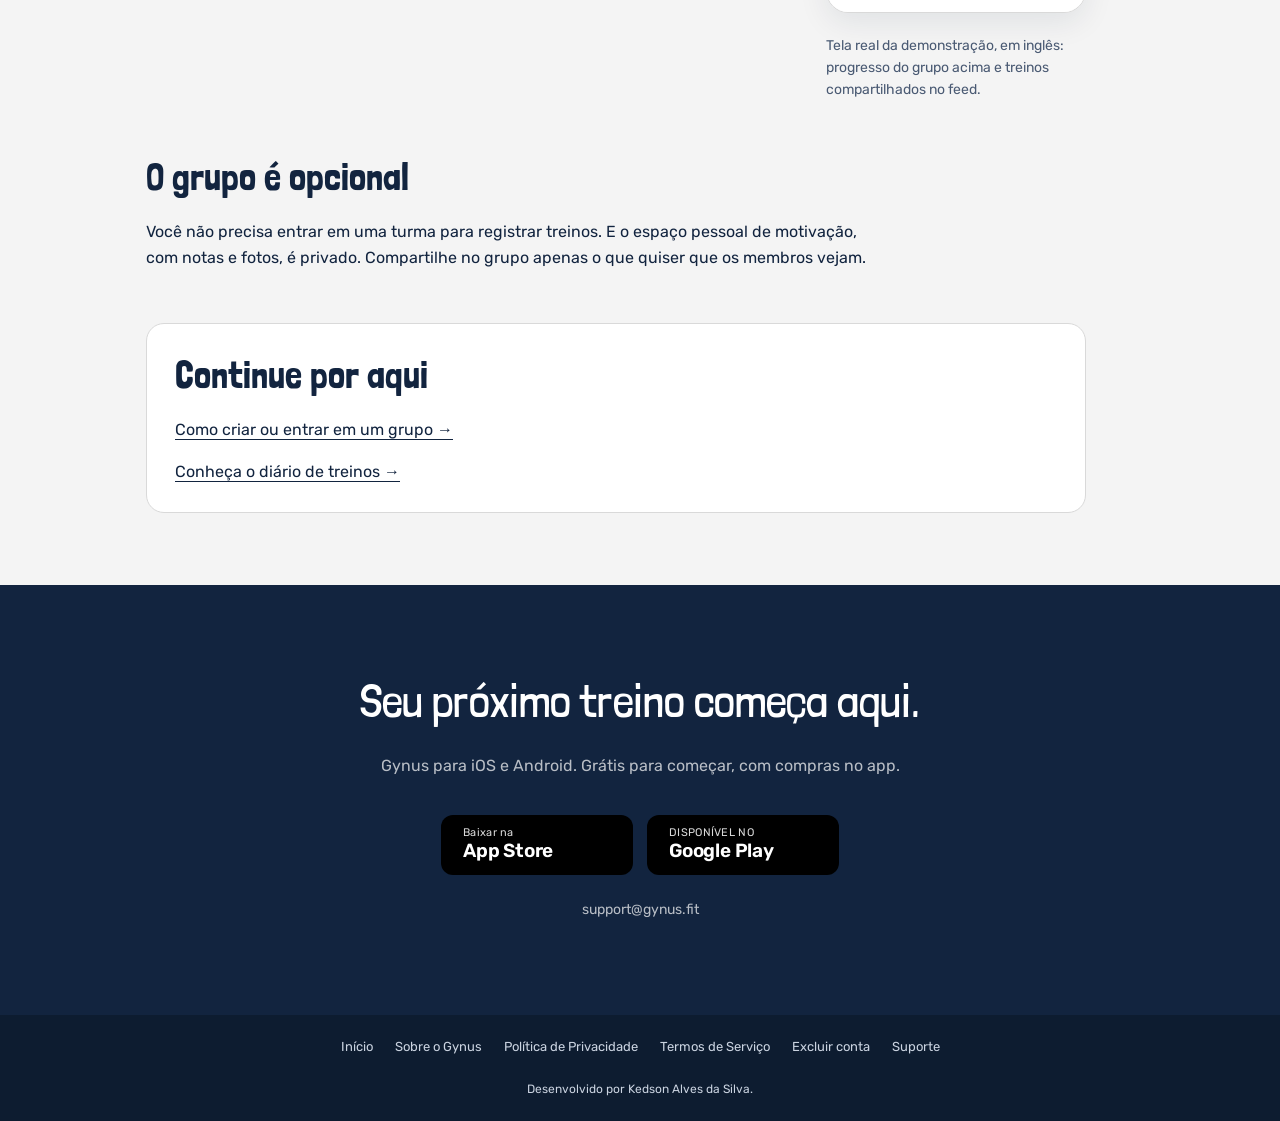
<file: pt-br/treinar-com-amigos/index.html>
<!doctype html>
<html lang="pt-BR">
<head>
<meta charset="utf-8" />
<meta name="viewport" content="width=device-width, initial-scale=1" />
<title>App para treinar com amigos e combinar metas | Gynus</title>
<meta name="description" content="Crie um grupo de academia no Gynus, convide amigos, combine uma meta semanal por pessoa e compartilhe treinos para manter a constância." />
<link rel="icon" type="image/png" href="/mascot.png" />
<link rel="stylesheet" href="/styles.css" />
<link rel="preconnect" href="https://fonts.googleapis.com" />
<link rel="preconnect" href="https://fonts.gstatic.com" crossorigin />
<link href="https://fonts.googleapis.com/css2?family=Londrina+Solid:wght@300;400&amp;family=Rubik:wght@400;500;600;700&amp;display=swap" rel="stylesheet" />
<link rel="canonical" href="https://gynus.fit/pt-br/treinar-com-amigos/" />
    <meta property="og:type" content="website" />
    <meta property="og:site_name" content="Gynus" />
    <meta property="og:title" content="App para treinar com amigos e combinar metas | Gynus" />
    <meta property="og:description" content="Crie um grupo de academia no Gynus, convide amigos, combine uma meta semanal por pessoa e compartilhe treinos para manter a constância." />
    <meta property="og:url" content="https://gynus.fit/pt-br/treinar-com-amigos/" />
    <meta property="og:locale" content="pt_BR" />
    <meta property="og:image" content="https://gynus.fit/assets/social-card.png" />
    <meta property="og:image:width" content="1200" />
    <meta property="og:image:height" content="630" />
    <meta property="og:image:alt" content="Gynus — Seu treino. Sua turma." />
    <meta name="twitter:card" content="summary_large_image" />
    <meta name="twitter:title" content="App para treinar com amigos e combinar metas | Gynus" />
    <meta name="twitter:description" content="Crie um grupo de academia no Gynus, convide amigos, combine uma meta semanal por pessoa e compartilhe treinos para manter a constância." />
    <meta name="twitter:image" content="https://gynus.fit/assets/social-card.png" />
    <meta name="twitter:image:alt" content="Gynus — Seu treino. Sua turma." />
    <script type="application/ld+json">{
  "@context": "https://schema.org",
  "@graph": [
    {
      "@type": "BreadcrumbList",
      "itemListElement": [
        {
          "@type": "ListItem",
          "position": 1,
          "name": "Início",
          "item": "https://gynus.fit/pt-br/"
        },
        {
          "@type": "ListItem",
          "position": 2,
          "name": "Treinar com amigos",
          "item": "https://gynus.fit/pt-br/treinar-com-amigos/"
        }
      ]
    }
  ]
}</script>
</head>
<body class="marketing">
<a class="skip-link" href="#main">Pular para o conteúdo</a>
<div class="site">
<header class="lang-bar">
<a class="brand-link" href="/pt-br/">Gynus</a>
<a class="language-home" href="/">English home</a>
<a class="language-home" href="/es/">Inicio en español</a>
</header>
<nav class="topic-nav" aria-label="Conheça o Gynus">
<a href="/pt-br/registro-de-treinos/">Registrar treinos</a>
<a href="/pt-br/treinar-com-amigos/" aria-current="page">Treinar com amigos</a>
<a href="/pt-br/como-usar/">Como usar</a>
<a href="/pt-br/sobre/">Sobre</a>
</nav>
<main id="main" tabindex="-1" class="home-main">
<div class="article-wrap">
<nav class="breadcrumbs" aria-label="Caminho da página">
<a href="/pt-br/">Início</a>
<span aria-hidden="true">/</span>
<span>Treinar com amigos</span>
</nav>
<article class="product-article">
<header>
<p class="features-eyebrow">Treinar com amigos</p>
<h1>Uma meta na semana. Uma turma do seu lado.</h1>
<p class="article-lead">No Gynus, você pode criar um grupo de treino com amigos para acompanhar a constância de cada um. O grupo tem uma meta semanal por pessoa e um feed para compartilhar os treinos.</p>
</header>
<section>
<h2>Crie o grupo e combine a meta</h2>
<p>Escolha um nome para a turma e uma meta semanal por pessoa. Por exemplo: cada integrante combina de registrar três treinos na semana. Cada um acompanha o próprio avanço e o progresso do grupo.</p>
<p>A meta compartilhada não exige a mesma ficha nem os mesmos horários. O compromisso é manter a frequência que vocês combinaram.</p>
</section>
<section>
<h2>Convide seus amigos por um link</h2>
<p>Compartilhe o convite do grupo. Com o Gynus instalado, o link tenta abrir o app para entrar na turma. Se o app não estiver instalado, o convite oferece o caminho para a loja do celular.</p>
<p>Depois de instalar e entrar na sua conta, abra novamente o convite. Você também pode usar a opção de entrar em um grupo com link dentro do app.</p>
</section>
<section class="article-split">
<div>
<h2>Compartilhe o treino e acompanhe a semana</h2>
<p>Ao publicar um treino, escolha com quais grupos quer compartilhar. Os membros podem comentar, reagir e acompanhar a atividade da turma no feed.</p>
<p>O progresso semanal, as sequências e as conquistas do grupo ajudam vocês a perceber quando a rotina está acontecendo.</p>
<h3>Incentivo que cabe no dia a dia</h3>
<p>Um amigo terminou o treino de segunda; outro vai na terça. O grupo permite acompanhar esse ritmo mesmo sem vocês estarem na academia ao mesmo tempo.</p>
</div>
<figure class="app-shot">
<img src="/assets/screenshots/grupo.jpg" alt="Grupo no Gynus com acompanhamento semanal e publicação no feed" width="480" height="1038" loading="lazy" decoding="async" />
<figcaption>Tela real da demonstração, em inglês: progresso do grupo acima e treinos compartilhados no feed.</figcaption>
</figure>
</section>
<section>
<h2>O grupo é opcional</h2>
<p>Você não precisa entrar em uma turma para registrar treinos. E o espaço pessoal de motivação, com notas e fotos, é privado. Compartilhe no grupo apenas o que quiser que os membros vejam.</p>
</section>
<aside class="related">
<h2>Continue por aqui</h2>
<a href="/pt-br/como-usar/#grupo">Como criar ou entrar em um grupo →</a>
<a href="/pt-br/registro-de-treinos/">Conheça o diário de treinos →</a>
</aside>
</article>
</div>
<section class="cta" aria-labelledby="download-title">
<h2 class="cta-title" id="download-title">Seu próximo treino começa aqui.</h2>
<p class="cta-sub">Gynus para iOS e Android. Grátis para começar, com compras no app.</p>
<div class="store-buttons">
<a class="store-badge" href="https://apps.apple.com/app/id6764876378">
<span class="store-badge-text">
<span class="store-badge-sub">Baixar na</span>
<span class="store-badge-name">App Store</span>
</span>
</a>
<a class="store-badge" href="https://play.google.com/store/apps/details?id=fit.gynus.app">
<span class="store-badge-text">
<span class="store-badge-sub">DISPONÍVEL NO</span>
<span class="store-badge-name">Google Play</span>
</span>
</a>
</div>
<p class="support">
<a href="mailto:support@gynus.fit">support@gynus.fit</a>
</p>
</section>
</main>
<footer class="site-footer">
<nav class="footer-nav" aria-label="Rodapé">
<a href="/pt-br/">Início</a>
<a href="/pt-br/sobre/">Sobre o Gynus</a>
<a href="/privacy.html">Política de Privacidade</a>
<a href="/terms.html">Termos de Serviço</a>
<a href="/accountInfo.html">Excluir conta</a>
<a href="mailto:support@gynus.fit">Suporte</a>
</nav>
<p class="developer-credit">Desenvolvido por Kedson Alves da Silva.</p>
</footer>
</div>
</body>
</html>
</file>
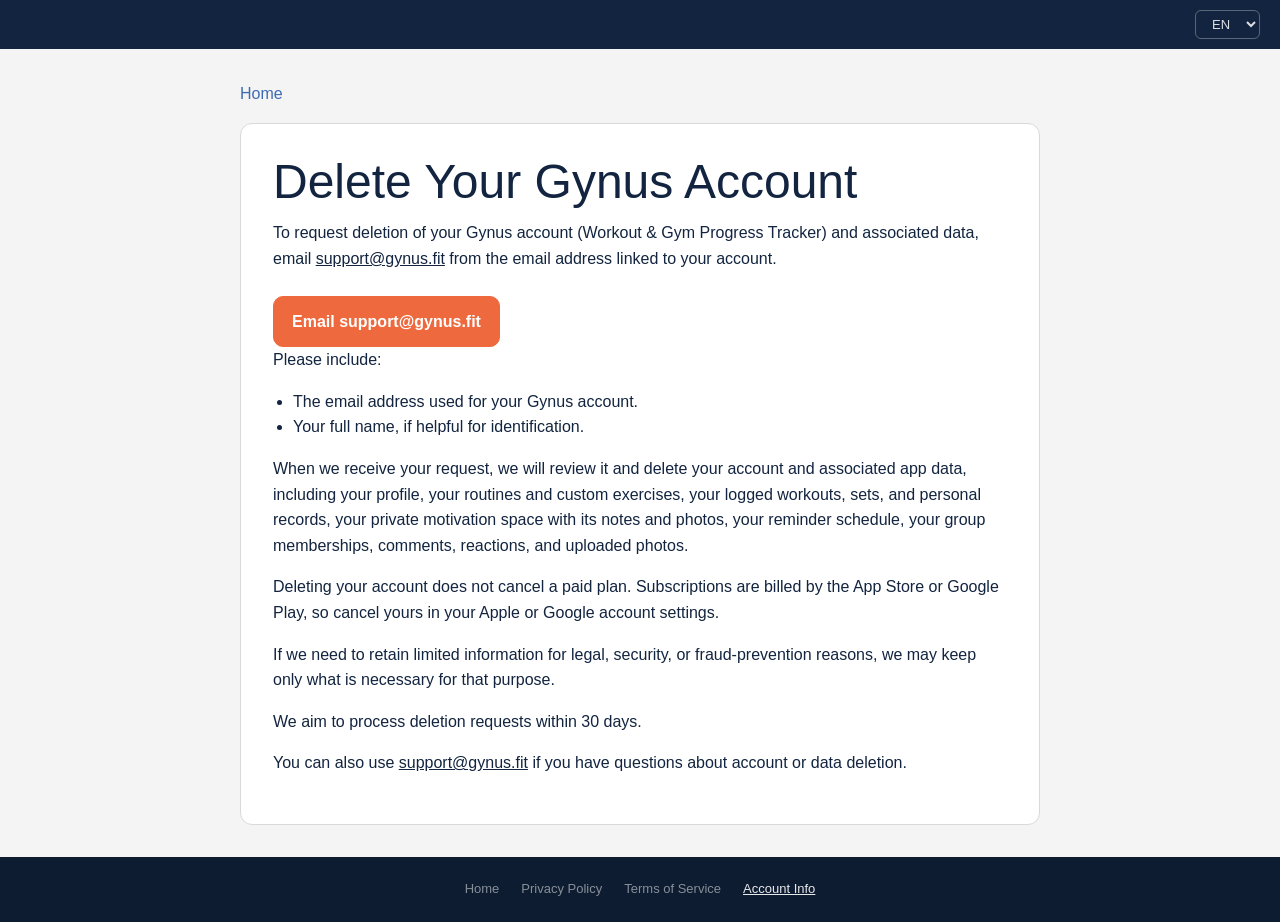
<file: accountInfo.html>
<!doctype html>
<html lang="en">
  <head>
    <meta charset="utf-8" />
    <meta name="viewport" content="width=device-width, initial-scale=1" />
    <title>Delete Your Gynus Account</title>
    <meta name="description" content="Request deletion of your Gynus account and associated data." />
    <link rel="stylesheet" href="./styles.css" />
  <link rel="canonical" href="https://gynus.fit/accountInfo.html" />
    <meta property="og:type" content="website" />
    <meta property="og:site_name" content="Gynus" />
    <meta property="og:title" content="Delete Your Gynus Account" />
    <meta property="og:description" content="Request deletion of your Gynus account and associated data." />
    <meta property="og:url" content="https://gynus.fit/accountInfo.html" />
    <meta property="og:locale" content="en_US" />
    <meta property="og:image" content="https://gynus.fit/assets/social-card.png" />
    <meta property="og:image:width" content="1200" />
    <meta property="og:image:height" content="630" />
    <meta property="og:image:alt" content="Gynus — Seu treino. Sua turma." />
    <meta name="twitter:card" content="summary_large_image" />
    <meta name="twitter:title" content="Delete Your Gynus Account" />
    <meta name="twitter:description" content="Request deletion of your Gynus account and associated data." />
    <meta name="twitter:image" content="https://gynus.fit/assets/social-card.png" />
    <meta name="twitter:image:alt" content="Gynus — Seu treino. Sua turma." />
</head>
  <body>
    <div class="site">
      <header class="lang-bar">
        <select class="lang-select" id="lang-select" aria-label="Select language">
          <option value="en">EN</option>
          <option value="pt">PT</option>
          <option value="es">ES</option>
        </select>
      </header>

      <div class="lang-content" data-lang="en" data-title="Delete Your Gynus Account">
        <main class="page-main page-main-narrow">
          <a class="back-link" href="./index.html">Home</a>
          <section class="panel legal-panel">
            <h1>Delete Your Gynus Account</h1>
            <p>
              To request deletion of your Gynus account (Workout & Gym Progress Tracker) and associated data, email
              <a href="mailto:support@gynus.fit">support@gynus.fit</a> from the email
              address linked to your account.
            </p>
            <a class="button button-primary" href="mailto:support@gynus.fit?subject=Delete%20my%20Gynus%20account">
              Email support@gynus.fit
            </a>
            <p>Please include:</p>
            <ul>
              <li>The email address used for your Gynus account.</li>
              <li>Your full name, if helpful for identification.</li>
            </ul>
            <p>
              When we receive your request, we will review it and delete your account
              and associated app data, including your profile, your routines and custom
              exercises, your logged workouts, sets, and personal records, your private
              motivation space with its notes and photos, your reminder schedule, your
              group memberships, comments, reactions, and uploaded photos.
            </p>
            <p>
              Deleting your account does not cancel a paid plan. Subscriptions are billed
              by the App Store or Google Play, so cancel yours in your Apple or Google
              account settings.
            </p>
            <p>
              If we need to retain limited information for legal, security, or
              fraud-prevention reasons, we may keep only what is necessary for that
              purpose.
            </p>
            <p>We aim to process deletion requests within 30 days.</p>
            <p>
              You can also use
              <a href="mailto:support@gynus.fit">support@gynus.fit</a> if you have
              questions about account or data deletion.
            </p>
          </section>
        </main>
        <footer class="site-footer">
          <nav class="footer-nav" aria-label="Footer">
            <a href="./index.html">Home</a>
            <a href="./privacy.html">Privacy Policy</a>
            <a href="./terms.html">Terms of Service</a>
            <a href="./accountInfo.html" aria-current="page">Account Info</a>
          </nav>
        </footer>
      </div>

      <div class="lang-content" data-lang="pt" data-title="Excluir sua conta no Gynus" hidden>
        <main class="page-main page-main-narrow">
          <a class="back-link" href="./index.html">Início</a>
          <section class="panel legal-panel">
            <h1>Exclua sua conta no Gynus</h1>
            <p>
              Para solicitar a exclusão da sua conta no Gynus e dos dados associados,
              envie um e-mail para <a href="mailto:support@gynus.fit">support@gynus.fit</a>
              a partir do endereço de e-mail vinculado à sua conta.
            </p>
            <a class="button button-primary" href="mailto:support@gynus.fit?subject=Excluir%20minha%20conta%20no%20Gynus">
              E-mail support@gynus.fit
            </a>
            <p>Inclua:</p>
            <ul>
              <li>O endereço de e-mail usado na sua conta do Gynus.</li>
              <li>Seu nome completo, se útil para identificação.</li>
            </ul>
            <p>
              Ao recebermos sua solicitação, iremos analisá-la e excluir sua conta e os dados
              associados ao app, incluindo seu perfil, suas fichas e exercícios personalizados,
              seus treinos registrados, séries e recordes pessoais, seu espaço de motivação
              privado com suas notas e fotos, sua programação de lembretes, suas associações a
              grupos, comentários, reações e fotos enviadas.
            </p>
            <p>
              Excluir sua conta não cancela um plano pago. As assinaturas são cobradas pela
              App Store ou pelo Google Play, então cancele a sua nas configurações da sua
              conta Apple ou Google.
            </p>
            <p>
              Caso precisemos reter informações limitadas por motivos legais, de segurança ou
              de prevenção a fraudes, manteremos apenas o necessário para essa finalidade.
            </p>
            <p>Nosso objetivo é processar solicitações de exclusão em até 30 dias.</p>
            <p>
              Você também pode usar
              <a href="mailto:support@gynus.fit">support@gynus.fit</a> se tiver dúvidas
              sobre exclusão de conta ou dados.
            </p>
          </section>
        </main>
        <footer class="site-footer">
          <nav class="footer-nav" aria-label="Rodapé">
            <a href="./index.html">Início</a>
            <a href="./privacy.html">Política de Privacidade</a>
            <a href="./terms.html">Termos de Serviço</a>
            <a href="./accountInfo.html" aria-current="page">Informações da Conta</a>
          </nav>
        </footer>
      </div>

      <div class="lang-content" data-lang="es" data-title="Eliminar tu cuenta de Gynus" hidden>
        <main class="page-main page-main-narrow">
          <a class="back-link" href="./index.html">Inicio</a>
          <section class="panel legal-panel">
            <h1>Eliminar tu cuenta de Gynus</h1>
            <p>
              Para solicitar la eliminación de tu cuenta de Gynus y los datos asociados,
              envía un correo electrónico a <a href="mailto:support@gynus.fit">support@gynus.fit</a>
              desde la dirección de correo vinculada a tu cuenta.
            </p>
            <a class="button button-primary" href="mailto:support@gynus.fit?subject=Eliminar%20mi%20cuenta%20de%20Gynus">
              Correo a support@gynus.fit
            </a>
            <p>Por favor incluye:</p>
            <ul>
              <li>La dirección de correo electrónico usada en tu cuenta de Gynus.</li>
              <li>Tu nombre completo, si es útil para identificación.</li>
            </ul>
            <p>
              Cuando recibamos tu solicitud, la revisaremos y eliminaremos tu cuenta y los datos
              asociados de la app, incluyendo tu perfil, tus rutinas y ejercicios personalizados,
              tus entrenos registrados, series y récords personales, tu espacio de motivación
              privado con sus notas y fotos, tu programación de recordatorios, tus membresías de
              grupos, comentarios, reacciones y fotos subidas.
            </p>
            <p>
              Eliminar tu cuenta no cancela un plan de pago. Las suscripciones las cobra la
              App Store o Google Play, así que cancela la tuya en la configuración de tu
              cuenta de Apple o Google.
            </p>
            <p>
              Si necesitamos conservar información limitada por motivos legales, de seguridad o
              de prevención de fraude, conservaremos únicamente lo necesario para ese fin.
            </p>
            <p>Nuestro objetivo es procesar las solicitudes de eliminación en un plazo de 30 días.</p>
            <p>
              También puedes usar
              <a href="mailto:support@gynus.fit">support@gynus.fit</a> si tienes preguntas
              sobre la eliminación de cuenta o datos.
            </p>
          </section>
        </main>
        <footer class="site-footer">
          <nav class="footer-nav" aria-label="Pie de página">
            <a href="./index.html">Inicio</a>
            <a href="./privacy.html">Política de Privacidad</a>
            <a href="./terms.html">Términos de Servicio</a>
            <a href="./accountInfo.html" aria-current="page">Información de Cuenta</a>
          </nav>
        </footer>
      </div>
    </div>

    <script>
      (function () {
        var LANGS = ['en', 'pt', 'es'];

        function detect() {
          var saved = localStorage.getItem('lang');
          if (saved && LANGS.indexOf(saved) !== -1) return saved;
          var b = (navigator.language || '').toLowerCase();
          if (b.startsWith('pt')) return 'pt';
          if (b.startsWith('es')) return 'es';
          return 'en';
        }

        function apply(lang) {
          document.querySelectorAll('.lang-content').forEach(function (el) {
            el.hidden = el.dataset.lang !== lang;
            if (el.dataset.lang === lang && el.dataset.title) {
              document.title = el.dataset.title;
            }
          });
          document.documentElement.lang = lang === 'pt' ? 'pt-BR' : lang;
          document.getElementById('lang-select').value = lang;
          localStorage.setItem('lang', lang);
        }

        document.getElementById('lang-select').addEventListener('change', function (e) {
          apply(e.target.value);
        });

        apply(detect());
      })();
    </script>
  </body>
</html>
</file>
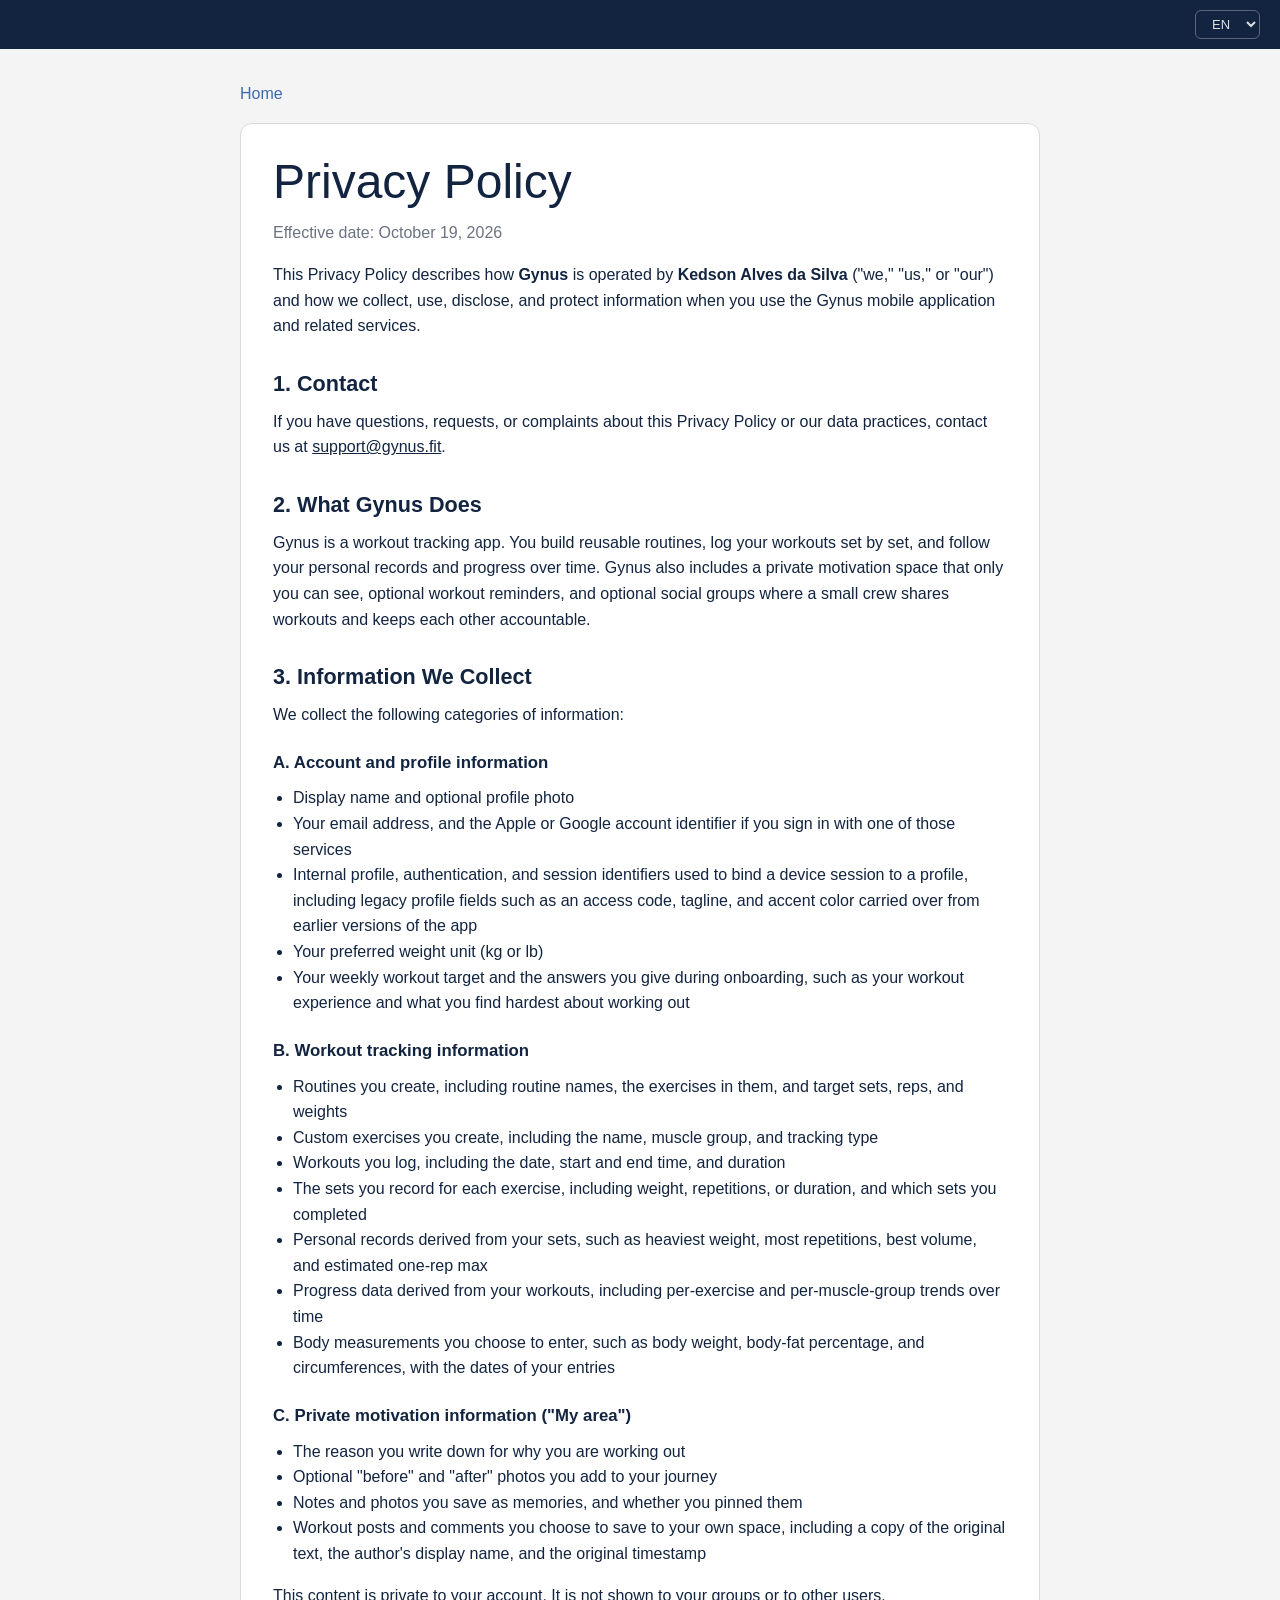
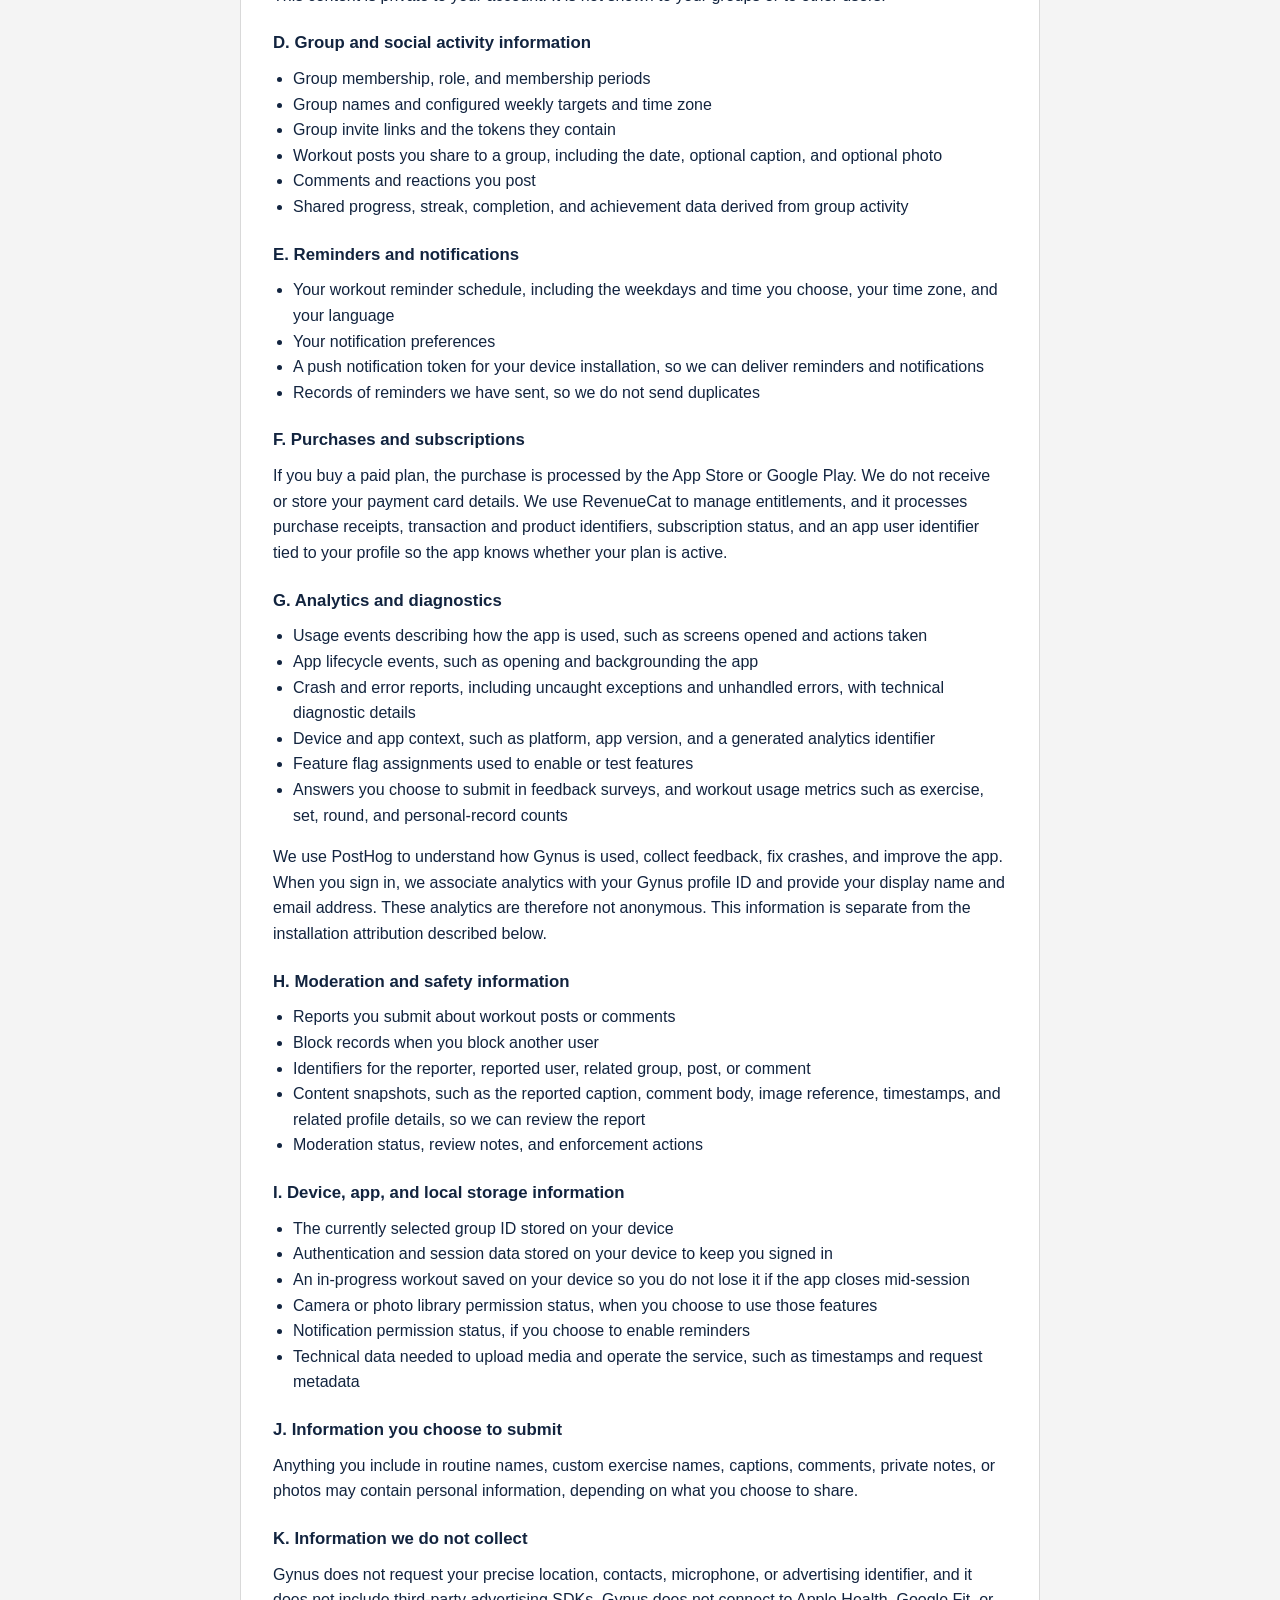
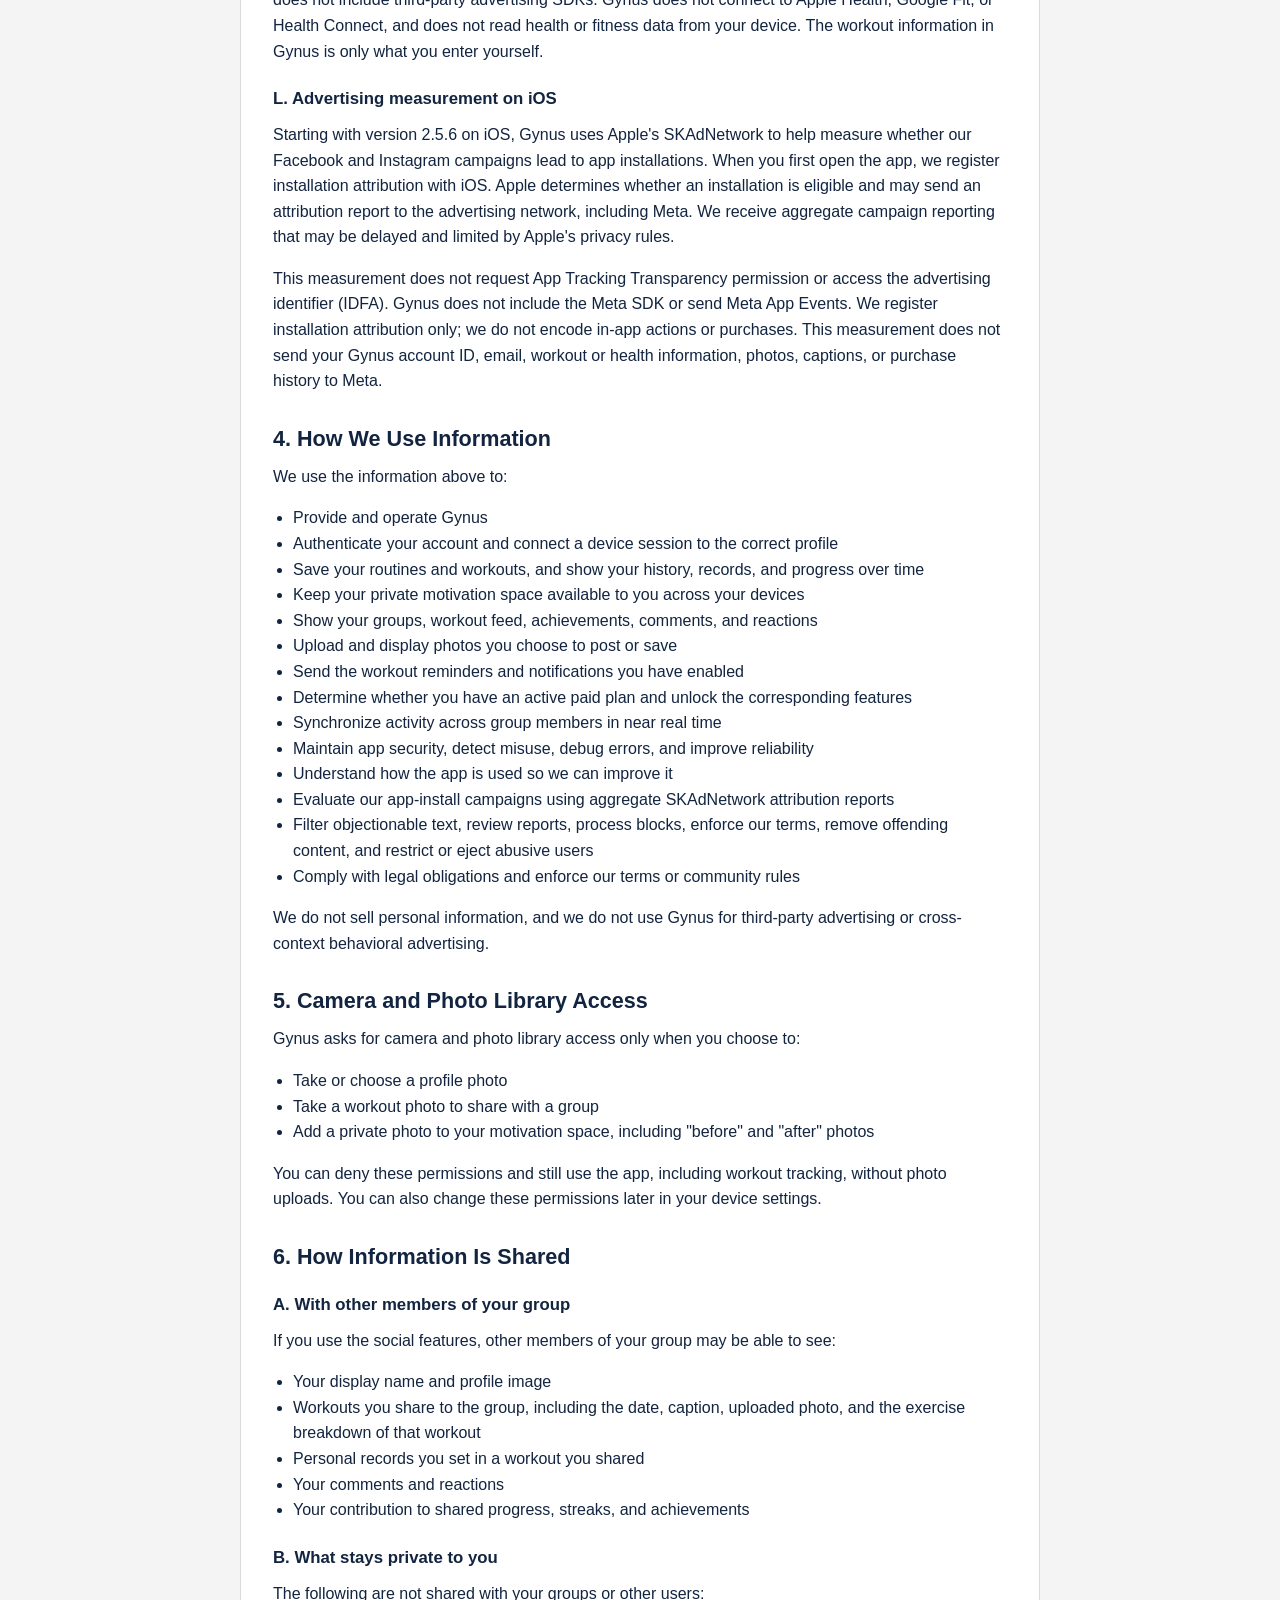
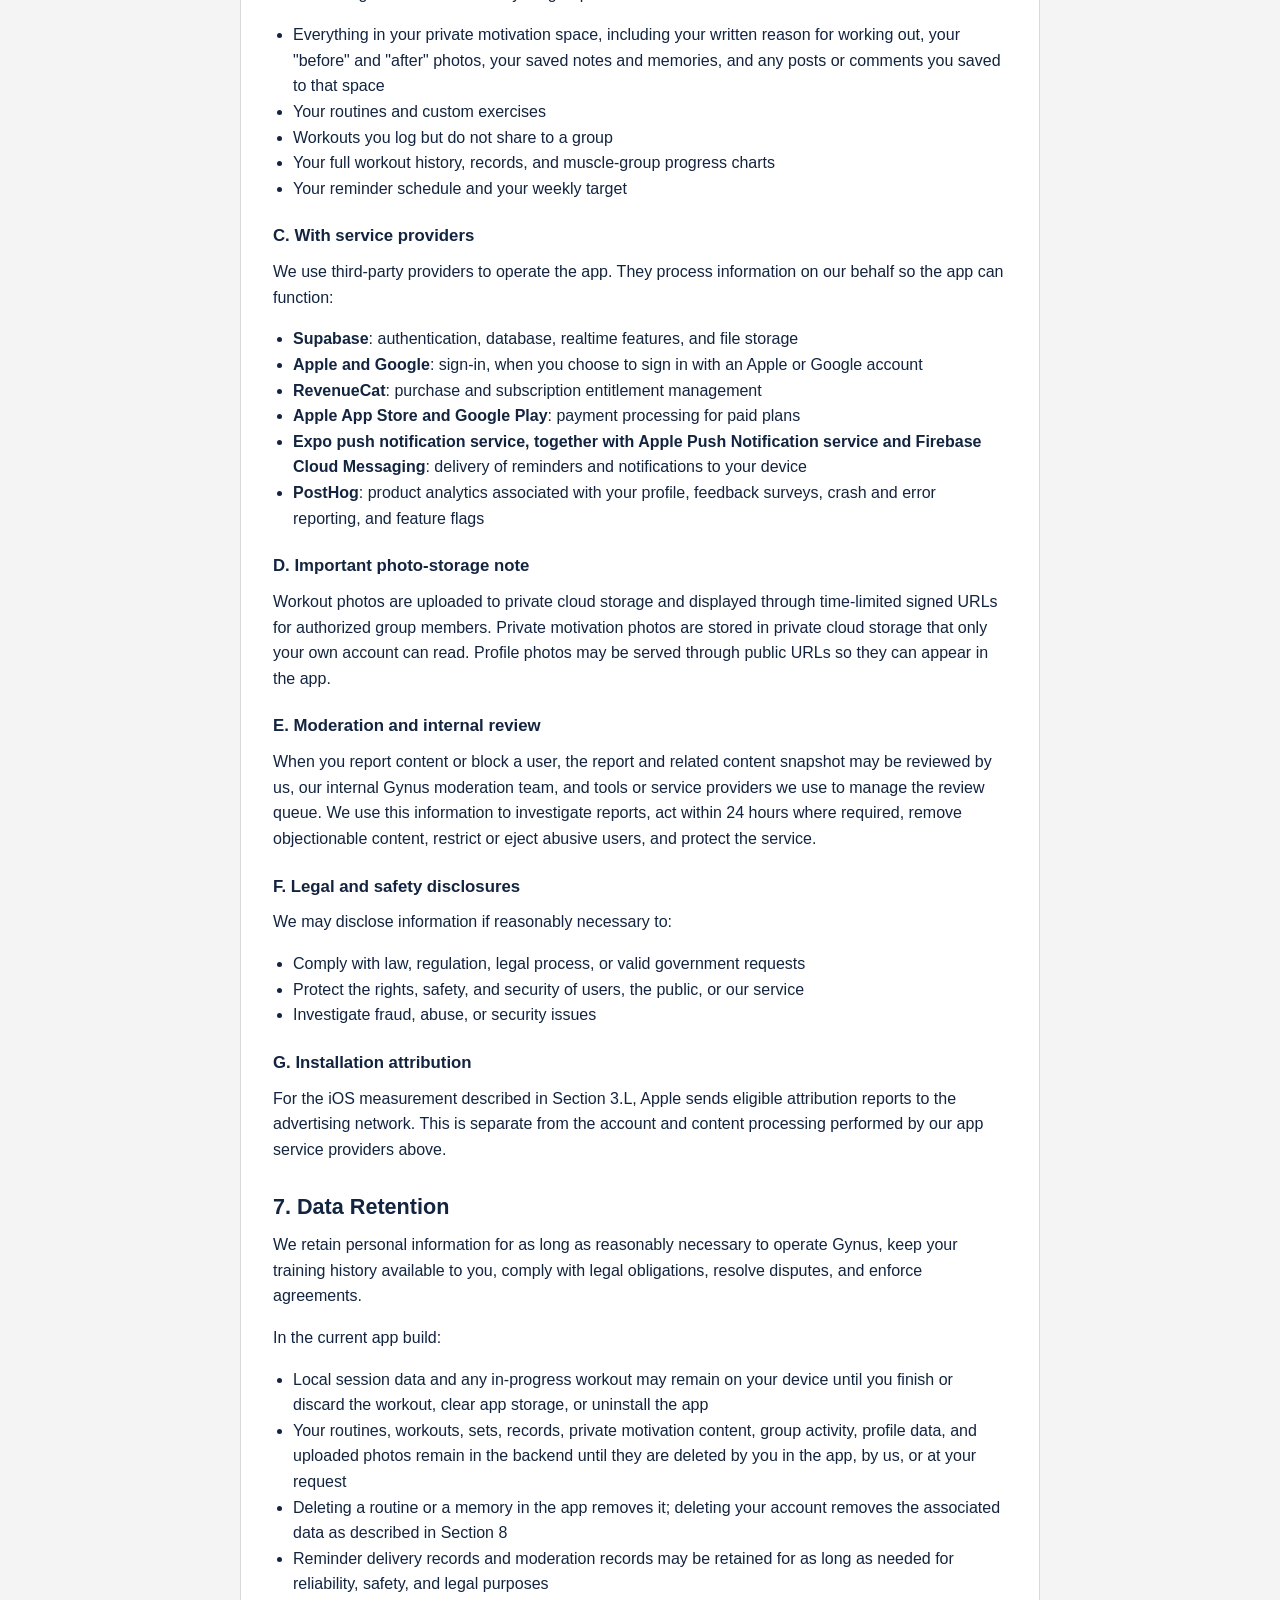
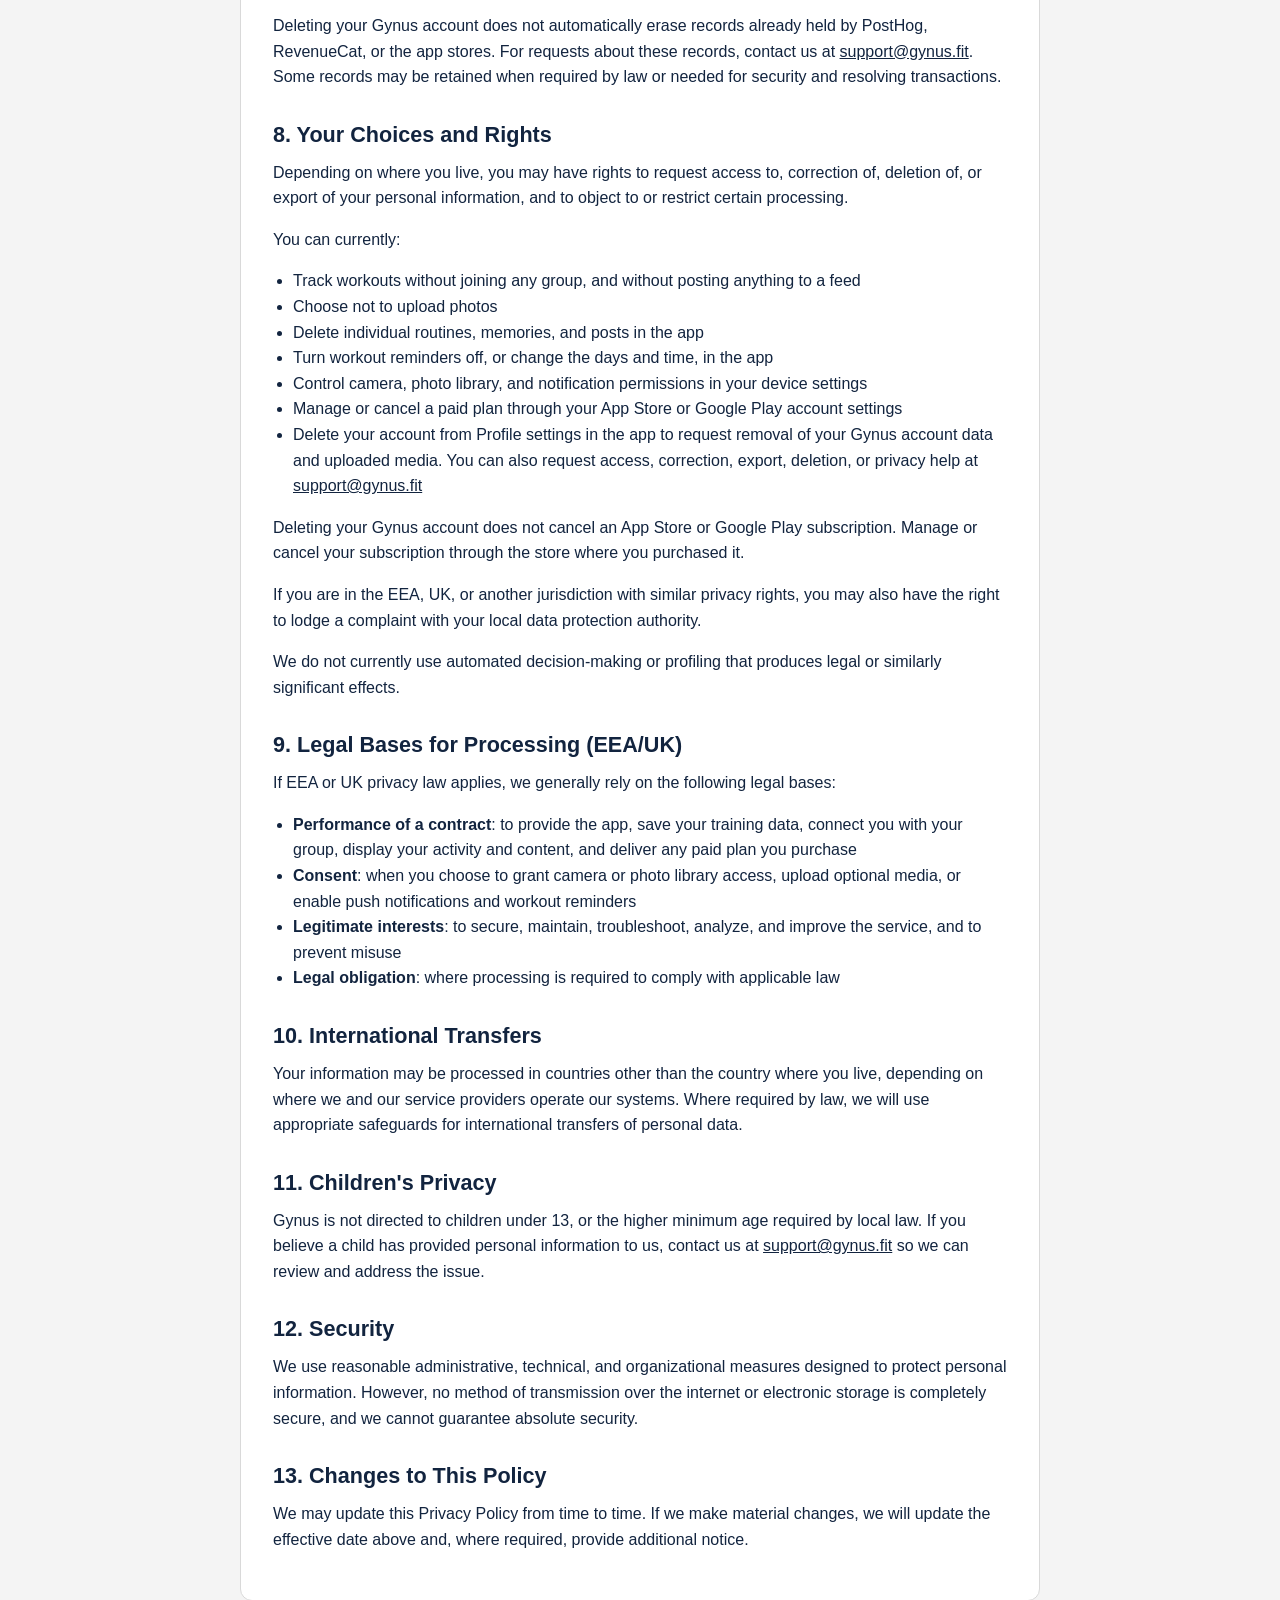
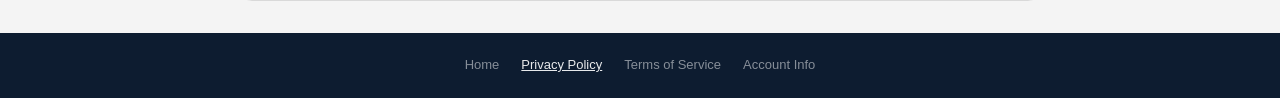
<file: privacy.html>
<!doctype html>
<html lang="en">
<head>
  <meta charset="utf-8">
  <meta name="viewport" content="width=device-width, initial-scale=1">
  <title>Privacy Policy | Gynus</title>
  <link rel="stylesheet" href="./styles.css" />
<meta name="description" content="How Gynus handles your account, workout and group data, purchases, privacy rights, and support requests." />
<link rel="canonical" href="https://gynus.fit/privacy.html" />
    <meta property="og:type" content="website" />
    <meta property="og:site_name" content="Gynus" />
    <meta property="og:title" content="Privacy Policy | Gynus" />
    <meta property="og:description" content="How Gynus handles your account, workout and group data, purchases, privacy rights, and support requests." />
    <meta property="og:url" content="https://gynus.fit/privacy.html" />
    <meta property="og:locale" content="en_US" />
    <meta property="og:image" content="https://gynus.fit/assets/social-card.png" />
    <meta property="og:image:width" content="1200" />
    <meta property="og:image:height" content="630" />
    <meta property="og:image:alt" content="Gynus — Seu treino. Sua turma." />
    <meta name="twitter:card" content="summary_large_image" />
    <meta name="twitter:title" content="Privacy Policy | Gynus" />
    <meta name="twitter:description" content="How Gynus handles your account, workout and group data, purchases, privacy rights, and support requests." />
    <meta name="twitter:image" content="https://gynus.fit/assets/social-card.png" />
    <meta name="twitter:image:alt" content="Gynus — Seu treino. Sua turma." />
</head>
<body>
  <div class="site">
    <header class="lang-bar">
      <select class="lang-select" id="lang-select" aria-label="Select language">
        <option value="en">EN</option>
        <option value="pt">PT</option>
        <option value="es">ES</option>
      </select>
    </header>

    <!-- ───── ENGLISH ───── -->
    <div class="lang-content" data-lang="en" data-title="Privacy Policy | Gynus">
      <main class="page-main page-main-narrow">
        <a class="back-link" href="./index.html">Home</a>
        <section class="panel legal-panel">
          <h1>Privacy Policy</h1>
          <p class="meta">Effective date: October 19, 2026</p>

          <p>This Privacy Policy describes how <strong>Gynus</strong> is operated by <strong>Kedson Alves da Silva</strong> ("we," "us," or "our") and how we collect, use, disclose, and protect information when you use the Gynus mobile application and related services.</p>

          <h2>1. Contact</h2>
          <p>If you have questions, requests, or complaints about this Privacy Policy or our data practices, contact us at <a href="mailto:support@gynus.fit">support@gynus.fit</a>.</p>

          <h2>2. What Gynus Does</h2>
          <p>Gynus is a workout tracking app. You build reusable routines, log your workouts set by set, and follow your personal records and progress over time. Gynus also includes a private motivation space that only you can see, optional workout reminders, and optional social groups where a small crew shares workouts and keeps each other accountable.</p>

          <h2>3. Information We Collect</h2>
          <p>We collect the following categories of information:</p>

          <h3>A. Account and profile information</h3>
          <ul>
            <li>Display name and optional profile photo</li>
            <li>Your email address, and the Apple or Google account identifier if you sign in with one of those services</li>
            <li>Internal profile, authentication, and session identifiers used to bind a device session to a profile, including legacy profile fields such as an access code, tagline, and accent color carried over from earlier versions of the app</li>
            <li>Your preferred weight unit (kg or lb)</li>
            <li>Your weekly workout target and the answers you give during onboarding, such as your workout experience and what you find hardest about working out</li>
          </ul>

          <h3>B. Workout tracking information</h3>
          <ul>
            <li>Routines you create, including routine names, the exercises in them, and target sets, reps, and weights</li>
            <li>Custom exercises you create, including the name, muscle group, and tracking type</li>
            <li>Workouts you log, including the date, start and end time, and duration</li>
            <li>The sets you record for each exercise, including weight, repetitions, or duration, and which sets you completed</li>
            <li>Personal records derived from your sets, such as heaviest weight, most repetitions, best volume, and estimated one-rep max</li>
            <li>Progress data derived from your workouts, including per-exercise and per-muscle-group trends over time</li>
            <li>Body measurements you choose to enter, such as body weight, body-fat percentage, and circumferences, with the dates of your entries</li>
          </ul>

          <h3>C. Private motivation information ("My area")</h3>
          <ul>
            <li>The reason you write down for why you are working out</li>
            <li>Optional "before" and "after" photos you add to your journey</li>
            <li>Notes and photos you save as memories, and whether you pinned them</li>
            <li>Workout posts and comments you choose to save to your own space, including a copy of the original text, the author's display name, and the original timestamp</li>
          </ul>
          <p>This content is private to your account. It is not shown to your groups or to other users.</p>

          <h3>D. Group and social activity information</h3>
          <ul>
            <li>Group membership, role, and membership periods</li>
            <li>Group names and configured weekly targets and time zone</li>
            <li>Group invite links and the tokens they contain</li>
            <li>Workout posts you share to a group, including the date, optional caption, and optional photo</li>
            <li>Comments and reactions you post</li>
            <li>Shared progress, streak, completion, and achievement data derived from group activity</li>
          </ul>

          <h3>E. Reminders and notifications</h3>
          <ul>
            <li>Your workout reminder schedule, including the weekdays and time you choose, your time zone, and your language</li>
            <li>Your notification preferences</li>
            <li>A push notification token for your device installation, so we can deliver reminders and notifications</li>
            <li>Records of reminders we have sent, so we do not send duplicates</li>
          </ul>

          <h3>F. Purchases and subscriptions</h3>
          <p>If you buy a paid plan, the purchase is processed by the App Store or Google Play. We do not receive or store your payment card details. We use RevenueCat to manage entitlements, and it processes purchase receipts, transaction and product identifiers, subscription status, and an app user identifier tied to your profile so the app knows whether your plan is active.</p>

          <h3>G. Analytics and diagnostics</h3>
          <ul>
            <li>Usage events describing how the app is used, such as screens opened and actions taken</li>
            <li>App lifecycle events, such as opening and backgrounding the app</li>
            <li>Crash and error reports, including uncaught exceptions and unhandled errors, with technical diagnostic details</li>
            <li>Device and app context, such as platform, app version, and a generated analytics identifier</li>
            <li>Feature flag assignments used to enable or test features</li>
            <li>Answers you choose to submit in feedback surveys, and workout usage metrics such as exercise, set, round, and personal-record counts</li>
          </ul>
          <p>We use PostHog to understand how Gynus is used, collect feedback, fix crashes, and improve the app. When you sign in, we associate analytics with your Gynus profile ID and provide your display name and email address. These analytics are therefore not anonymous. This information is separate from the installation attribution described below.</p>

          <h3>H. Moderation and safety information</h3>
          <ul>
            <li>Reports you submit about workout posts or comments</li>
            <li>Block records when you block another user</li>
            <li>Identifiers for the reporter, reported user, related group, post, or comment</li>
            <li>Content snapshots, such as the reported caption, comment body, image reference, timestamps, and related profile details, so we can review the report</li>
            <li>Moderation status, review notes, and enforcement actions</li>
          </ul>

          <h3>I. Device, app, and local storage information</h3>
          <ul>
            <li>The currently selected group ID stored on your device</li>
            <li>Authentication and session data stored on your device to keep you signed in</li>
            <li>An in-progress workout saved on your device so you do not lose it if the app closes mid-session</li>
            <li>Camera or photo library permission status, when you choose to use those features</li>
            <li>Notification permission status, if you choose to enable reminders</li>
            <li>Technical data needed to upload media and operate the service, such as timestamps and request metadata</li>
          </ul>

          <h3>J. Information you choose to submit</h3>
          <p>Anything you include in routine names, custom exercise names, captions, comments, private notes, or photos may contain personal information, depending on what you choose to share.</p>

          <h3>K. Information we do not collect</h3>
          <p>Gynus does not request your precise location, contacts, microphone, or advertising identifier, and it does not include third-party advertising SDKs. Gynus does not connect to Apple Health, Google Fit, or Health Connect, and does not read health or fitness data from your device. The workout information in Gynus is only what you enter yourself.</p>

          <h3>L. Advertising measurement on iOS</h3>
          <p>Starting with version 2.5.6 on iOS, Gynus uses Apple's SKAdNetwork to help measure whether our Facebook and Instagram campaigns lead to app installations. When you first open the app, we register installation attribution with iOS. Apple determines whether an installation is eligible and may send an attribution report to the advertising network, including Meta. We receive aggregate campaign reporting that may be delayed and limited by Apple's privacy rules.</p>
          <p>This measurement does not request App Tracking Transparency permission or access the advertising identifier (IDFA). Gynus does not include the Meta SDK or send Meta App Events. We register installation attribution only; we do not encode in-app actions or purchases. This measurement does not send your Gynus account ID, email, workout or health information, photos, captions, or purchase history to Meta.</p>

          <h2>4. How We Use Information</h2>
          <p>We use the information above to:</p>
          <ul>
            <li>Provide and operate Gynus</li>
            <li>Authenticate your account and connect a device session to the correct profile</li>
            <li>Save your routines and workouts, and show your history, records, and progress over time</li>
            <li>Keep your private motivation space available to you across your devices</li>
            <li>Show your groups, workout feed, achievements, comments, and reactions</li>
            <li>Upload and display photos you choose to post or save</li>
            <li>Send the workout reminders and notifications you have enabled</li>
            <li>Determine whether you have an active paid plan and unlock the corresponding features</li>
            <li>Synchronize activity across group members in near real time</li>
            <li>Maintain app security, detect misuse, debug errors, and improve reliability</li>
            <li>Understand how the app is used so we can improve it</li>
            <li>Evaluate our app-install campaigns using aggregate SKAdNetwork attribution reports</li>
            <li>Filter objectionable text, review reports, process blocks, enforce our terms, remove offending content, and restrict or eject abusive users</li>
            <li>Comply with legal obligations and enforce our terms or community rules</li>
          </ul>
          <p>We do not sell personal information, and we do not use Gynus for third-party advertising or cross-context behavioral advertising.</p>

          <h2>5. Camera and Photo Library Access</h2>
          <p>Gynus asks for camera and photo library access only when you choose to:</p>
          <ul>
            <li>Take or choose a profile photo</li>
            <li>Take a workout photo to share with a group</li>
            <li>Add a private photo to your motivation space, including "before" and "after" photos</li>
          </ul>
          <p>You can deny these permissions and still use the app, including workout tracking, without photo uploads. You can also change these permissions later in your device settings.</p>

          <h2>6. How Information Is Shared</h2>

          <h3>A. With other members of your group</h3>
          <p>If you use the social features, other members of your group may be able to see:</p>
          <ul>
            <li>Your display name and profile image</li>
            <li>Workouts you share to the group, including the date, caption, uploaded photo, and the exercise breakdown of that workout</li>
            <li>Personal records you set in a workout you shared</li>
            <li>Your comments and reactions</li>
            <li>Your contribution to shared progress, streaks, and achievements</li>
          </ul>

          <h3>B. What stays private to you</h3>
          <p>The following are not shared with your groups or other users:</p>
          <ul>
            <li>Everything in your private motivation space, including your written reason for working out, your "before" and "after" photos, your saved notes and memories, and any posts or comments you saved to that space</li>
            <li>Your routines and custom exercises</li>
            <li>Workouts you log but do not share to a group</li>
            <li>Your full workout history, records, and muscle-group progress charts</li>
            <li>Your reminder schedule and your weekly target</li>
          </ul>

          <h3>C. With service providers</h3>
          <p>We use third-party providers to operate the app. They process information on our behalf so the app can function:</p>
          <ul>
            <li><strong>Supabase</strong>: authentication, database, realtime features, and file storage</li>
            <li><strong>Apple and Google</strong>: sign-in, when you choose to sign in with an Apple or Google account</li>
            <li><strong>RevenueCat</strong>: purchase and subscription entitlement management</li>
            <li><strong>Apple App Store and Google Play</strong>: payment processing for paid plans</li>
            <li><strong>Expo push notification service, together with Apple Push Notification service and Firebase Cloud Messaging</strong>: delivery of reminders and notifications to your device</li>
            <li><strong>PostHog</strong>: product analytics associated with your profile, feedback surveys, crash and error reporting, and feature flags</li>
          </ul>

          <h3>D. Important photo-storage note</h3>
          <p>Workout photos are uploaded to private cloud storage and displayed through time-limited signed URLs for authorized group members. Private motivation photos are stored in private cloud storage that only your own account can read. Profile photos may be served through public URLs so they can appear in the app.</p>

          <h3>E. Moderation and internal review</h3>
          <p>When you report content or block a user, the report and related content snapshot may be reviewed by us, our internal Gynus moderation team, and tools or service providers we use to manage the review queue. We use this information to investigate reports, act within 24 hours where required, remove objectionable content, restrict or eject abusive users, and protect the service.</p>

          <h3>F. Legal and safety disclosures</h3>
          <p>We may disclose information if reasonably necessary to:</p>
          <ul>
            <li>Comply with law, regulation, legal process, or valid government requests</li>
            <li>Protect the rights, safety, and security of users, the public, or our service</li>
            <li>Investigate fraud, abuse, or security issues</li>
          </ul>

          <h3>G. Installation attribution</h3>
          <p>For the iOS measurement described in Section 3.L, Apple sends eligible attribution reports to the advertising network. This is separate from the account and content processing performed by our app service providers above.</p>

          <h2>7. Data Retention</h2>
          <p>We retain personal information for as long as reasonably necessary to operate Gynus, keep your training history available to you, comply with legal obligations, resolve disputes, and enforce agreements.</p>
          <p>In the current app build:</p>
          <ul>
            <li>Local session data and any in-progress workout may remain on your device until you finish or discard the workout, clear app storage, or uninstall the app</li>
            <li>Your routines, workouts, sets, records, private motivation content, group activity, profile data, and uploaded photos remain in the backend until they are deleted by you in the app, by us, or at your request</li>
            <li>Deleting a routine or a memory in the app removes it; deleting your account removes the associated data as described in Section 8</li>
            <li>Reminder delivery records and moderation records may be retained for as long as needed for reliability, safety, and legal purposes</li>
          </ul>

          <p>Deleting your Gynus account does not automatically erase records already held by PostHog, RevenueCat, or the app stores. For requests about these records, contact us at <a href="mailto:support@gynus.fit">support@gynus.fit</a>. Some records may be retained when required by law or needed for security and resolving transactions.</p>

          <h2>8. Your Choices and Rights</h2>
          <p>Depending on where you live, you may have rights to request access to, correction of, deletion of, or export of your personal information, and to object to or restrict certain processing.</p>
          <p>You can currently:</p>
          <ul>
            <li>Track workouts without joining any group, and without posting anything to a feed</li>
            <li>Choose not to upload photos</li>
            <li>Delete individual routines, memories, and posts in the app</li>
            <li>Turn workout reminders off, or change the days and time, in the app</li>
            <li>Control camera, photo library, and notification permissions in your device settings</li>
            <li>Manage or cancel a paid plan through your App Store or Google Play account settings</li>
            <li>Delete your account from Profile settings in the app to request removal of your Gynus account data and uploaded media. You can also request access, correction, export, deletion, or privacy help at <a href="mailto:support@gynus.fit">support@gynus.fit</a></li>
          </ul>
          <p>Deleting your Gynus account does not cancel an App Store or Google Play subscription. Manage or cancel your subscription through the store where you purchased it.</p>
          <p>If you are in the EEA, UK, or another jurisdiction with similar privacy rights, you may also have the right to lodge a complaint with your local data protection authority.</p>
          <p>We do not currently use automated decision-making or profiling that produces legal or similarly significant effects.</p>

          <h2>9. Legal Bases for Processing (EEA/UK)</h2>
          <p>If EEA or UK privacy law applies, we generally rely on the following legal bases:</p>
          <ul>
            <li><strong>Performance of a contract</strong>: to provide the app, save your training data, connect you with your group, display your activity and content, and deliver any paid plan you purchase</li>
            <li><strong>Consent</strong>: when you choose to grant camera or photo library access, upload optional media, or enable push notifications and workout reminders</li>
            <li><strong>Legitimate interests</strong>: to secure, maintain, troubleshoot, analyze, and improve the service, and to prevent misuse</li>
            <li><strong>Legal obligation</strong>: where processing is required to comply with applicable law</li>
          </ul>

          <h2>10. International Transfers</h2>
          <p>Your information may be processed in countries other than the country where you live, depending on where we and our service providers operate our systems. Where required by law, we will use appropriate safeguards for international transfers of personal data.</p>

          <h2>11. Children's Privacy</h2>
          <p>Gynus is not directed to children under 13, or the higher minimum age required by local law. If you believe a child has provided personal information to us, contact us at <a href="mailto:support@gynus.fit">support@gynus.fit</a> so we can review and address the issue.</p>

          <h2>12. Security</h2>
          <p>We use reasonable administrative, technical, and organizational measures designed to protect personal information. However, no method of transmission over the internet or electronic storage is completely secure, and we cannot guarantee absolute security.</p>

          <h2>13. Changes to This Policy</h2>
          <p>We may update this Privacy Policy from time to time. If we make material changes, we will update the effective date above and, where required, provide additional notice.</p>
        </section>
      </main>
      <footer class="site-footer">
        <nav class="footer-nav" aria-label="Footer">
          <a href="./index.html">Home</a>
          <a href="./privacy.html" aria-current="page">Privacy Policy</a>
          <a href="./terms.html">Terms of Service</a>
          <a href="./accountInfo.html">Account Info</a>
        </nav>
      </footer>
    </div>

    <!-- ───── PORTUGUESE (BR) ───── -->
    <div class="lang-content" data-lang="pt" data-title="Política de Privacidade | Gynus" hidden>
      <main class="page-main page-main-narrow">
        <a class="back-link" href="./index.html">Início</a>
        <section class="panel legal-panel">
          <h1>Política de Privacidade</h1>
          <p class="meta">Data de vigência: 19 de outubro de 2026</p>

          <p>Esta Política de Privacidade descreve como o <strong>Gynus</strong> é operado por <strong>Kedson Alves da Silva</strong> ("nós", "nos" ou "nosso") e como coletamos, usamos, divulgamos e protegemos informações quando você usa o aplicativo móvel Gynus e os serviços relacionados.</p>

          <h2>1. Contato</h2>
          <p>Se você tiver dúvidas, solicitações ou reclamações sobre esta Política de Privacidade ou nossas práticas de dados, entre em contato conosco em <a href="mailto:support@gynus.fit">support@gynus.fit</a>.</p>

          <h2>2. O que o Gynus faz</h2>
          <p>O Gynus é um app de registro de treinos. Você monta fichas reutilizáveis, registra seus treinos série por série e acompanha seus recordes pessoais e seu progresso ao longo do tempo. O Gynus também inclui um espaço de motivação privado que somente você pode ver, lembretes de treino opcionais e grupos sociais opcionais, nos quais uma pequena equipe compartilha treinos e mantém uns aos outros responsáveis.</p>

          <h2>3. Informações que coletamos</h2>
          <p>Coletamos as seguintes categorias de informações:</p>

          <h3>A. Informações de conta e perfil</h3>
          <ul>
            <li>Nome de exibição e foto de perfil opcional</li>
            <li>Seu endereço de e-mail e o identificador da conta Apple ou Google, se você entrar com um desses serviços</li>
            <li>Identificadores internos de perfil, autenticação e sessão usados para vincular uma sessão de dispositivo a um perfil, incluindo campos de perfil legados como código de acesso, tagline e cor de destaque herdados de versões anteriores do app</li>
            <li>Sua unidade de peso preferida (kg ou lb)</li>
            <li>Sua meta semanal de treinos e as respostas que você dá durante a integração, como sua experiência com treinos e o que você acha mais difícil ao treinar</li>
          </ul>

          <h3>B. Informações de registro de treinos</h3>
          <ul>
            <li>Fichas que você cria, incluindo nomes, os exercícios contidos nelas e as séries, repetições e cargas planejadas</li>
            <li>Exercícios personalizados que você cria, incluindo nome, grupo muscular e tipo de registro</li>
            <li>Treinos que você registra, incluindo data, horário de início e término e duração</li>
            <li>As séries que você registra para cada exercício, incluindo carga, repetições ou duração, e quais séries você concluiu</li>
            <li>Recordes pessoais derivados das suas séries, como maior carga, mais repetições, melhor volume e 1RM estimado</li>
            <li>Dados de progresso derivados dos seus treinos, incluindo tendências por exercício e por grupo muscular ao longo do tempo</li>
            <li>Medidas corporais que você escolhe inserir, como peso, percentual de gordura e circunferências, com as datas dos registros</li>
          </ul>

          <h3>C. Informações privadas de motivação ("Minha área")</h3>
          <ul>
            <li>O motivo que você escreve sobre por que está treinando</li>
            <li>Fotos opcionais de "antes" e "depois" que você adiciona à sua jornada</li>
            <li>Notas e fotos que você salva como memórias, e se você as fixou</li>
            <li>Publicações de treino e comentários que você escolhe salvar no seu próprio espaço, incluindo uma cópia do texto original, o nome de exibição do autor e o carimbo de data/hora original</li>
          </ul>
          <p>Esse conteúdo é privado da sua conta. Ele não é mostrado aos seus grupos nem a outros usuários.</p>

          <h3>D. Informações de atividade em grupo e social</h3>
          <ul>
            <li>Associação, função e períodos de participação no grupo</li>
            <li>Nomes de grupos, metas semanais configuradas e fuso horário</li>
            <li>Links de convite de grupo e os tokens que eles contêm</li>
            <li>Treinos que você compartilha em um grupo, incluindo data, legenda opcional e foto opcional</li>
            <li>Comentários e reações que você publica</li>
            <li>Dados de progresso compartilhado, sequência, conclusão e conquistas derivados da atividade do grupo</li>
          </ul>

          <h3>E. Lembretes e notificações</h3>
          <ul>
            <li>Sua programação de lembretes de treino, incluindo os dias da semana e o horário escolhidos, seu fuso horário e seu idioma</li>
            <li>Suas preferências de notificação</li>
            <li>Um token de notificação push da instalação no seu dispositivo, para que possamos entregar lembretes e notificações</li>
            <li>Registros dos lembretes que já enviamos, para não enviarmos duplicados</li>
          </ul>

          <h3>F. Compras e assinaturas</h3>
          <p>Se você comprar um plano pago, a compra é processada pela App Store ou pelo Google Play. Nós não recebemos nem armazenamos os dados do seu cartão de pagamento. Usamos o RevenueCat para gerenciar direitos de acesso, e ele processa recibos de compra, identificadores de transação e de produto, status da assinatura e um identificador de usuário do app vinculado ao seu perfil, para que o app saiba se o seu plano está ativo.</p>

          <h3>G. Análise e diagnóstico</h3>
          <ul>
            <li>Eventos de uso que descrevem como o app é utilizado, como telas abertas e ações realizadas</li>
            <li>Eventos de ciclo de vida do app, como abrir e colocar o app em segundo plano</li>
            <li>Relatórios de falhas e erros, incluindo exceções não tratadas, com detalhes técnicos de diagnóstico</li>
            <li>Contexto do dispositivo e do app, como plataforma, versão do app e um identificador de análise gerado</li>
            <li>Atribuições de feature flags usadas para habilitar ou testar recursos</li>
            <li>Respostas que você escolhe enviar em pesquisas de feedback e métricas de uso dos treinos, como contagens de exercícios, séries, rodadas e recordes pessoais</li>
          </ul>
          <p>Usamos o PostHog para entender como o Gynus é usado, coletar feedback, corrigir falhas e melhorar o app. Quando você entra na sua conta, associamos as análises ao seu ID de perfil do Gynus e fornecemos seu nome de exibição e endereço de e-mail. Portanto, essas análises não são anônimas. Essas informações são separadas da atribuição de instalações descrita abaixo.</p>

          <h3>H. Informações de moderação e segurança</h3>
          <ul>
            <li>Denúncias que você envia sobre publicações de treino ou comentários</li>
            <li>Registros de bloqueio quando você bloqueia outro usuário</li>
            <li>Identificadores do denunciante, usuário denunciado, grupo relacionado, publicação ou comentário</li>
            <li>Capturas de conteúdo, como a legenda denunciada, corpo do comentário, referência de imagem, carimbos de data/hora e detalhes de perfil relacionados, para que possamos revisar a denúncia</li>
            <li>Status de moderação, notas de revisão e ações de aplicação</li>
          </ul>

          <h3>I. Informações de dispositivo, app e armazenamento local</h3>
          <ul>
            <li>O ID do grupo selecionado atualmente armazenado no seu dispositivo</li>
            <li>Dados de autenticação e sessão armazenados no seu dispositivo para mantê-lo conectado</li>
            <li>Um treino em andamento salvo no seu dispositivo para que você não o perca se o app fechar no meio da sessão</li>
            <li>Status de permissão de câmera ou biblioteca de fotos, quando você escolhe usar esses recursos</li>
            <li>Status de permissão de notificações, se você optar por ativar lembretes</li>
            <li>Dados técnicos necessários para fazer upload de mídia e operar o serviço, como carimbos de data/hora e metadados de solicitação</li>
          </ul>

          <h3>J. Informações que você escolhe enviar</h3>
          <p>Qualquer coisa que você incluir em nomes de fichas, nomes de exercícios personalizados, legendas, comentários, notas privadas ou fotos pode conter informações pessoais, dependendo do que você escolher compartilhar.</p>

          <h3>K. Informações que não coletamos</h3>
          <p>O Gynus não solicita sua localização precisa, contatos, microfone ou identificador de publicidade, e não inclui SDKs de publicidade de terceiros. O Gynus não se conecta ao Apple Health, ao Google Fit nem ao Health Connect, e não lê dados de saúde ou condicionamento físico do seu dispositivo. As informações de treino no Gynus são apenas aquelas que você mesmo insere.</p>

          <h3>L. Medição de anúncios no iOS</h3>
          <p>A partir da versão 2.5.6 no iOS, o Gynus usa o SKAdNetwork da Apple para ajudar a medir se nossas campanhas no Facebook e no Instagram levam a instalações do app. Quando você abre o app pela primeira vez, registramos a atribuição da instalação no iOS. A Apple determina se uma instalação é elegível e pode enviar um relatório de atribuição à rede de anúncios, incluindo a Meta. Recebemos relatórios agregados das campanhas, que podem ter atraso e limitações conforme as regras de privacidade da Apple.</p>
          <p>Essa medição não solicita a permissão de Transparência no Rastreamento de Apps (ATT) nem acessa o identificador de publicidade (IDFA). O Gynus não inclui o SDK da Meta nem envia eventos pelo Meta App Events. Registramos apenas atribuição de instalação; não codificamos ações dentro do app ou compras. Essa medição não envia à Meta seu ID da conta Gynus, e-mail, informações de treino ou saúde, fotos, legendas ou histórico de compras.</p>

          <h2>4. Como usamos as informações</h2>
          <p>Usamos as informações acima para:</p>
          <ul>
            <li>Fornecer e operar o Gynus</li>
            <li>Autenticar sua conta e conectar uma sessão de dispositivo ao perfil correto</li>
            <li>Salvar suas fichas e treinos e mostrar seu histórico, recordes e progresso ao longo do tempo</li>
            <li>Manter seu espaço de motivação privado disponível para você em seus dispositivos</li>
            <li>Mostrar seus grupos, feed de treino, conquistas, comentários e reações</li>
            <li>Fazer upload e exibir fotos que você escolhe publicar ou salvar</li>
            <li>Enviar os lembretes de treino e notificações que você ativou</li>
            <li>Determinar se você tem um plano pago ativo e liberar os recursos correspondentes</li>
            <li>Sincronizar a atividade entre os membros do grupo em quase tempo real</li>
            <li>Manter a segurança do app, detectar uso indevido, depurar erros e melhorar a confiabilidade</li>
            <li>Entender como o app é usado para que possamos melhorá-lo</li>
            <li>Avaliar nossas campanhas de instalação do app usando relatórios agregados de atribuição do SKAdNetwork</li>
            <li>Filtrar textos impróprios, revisar denúncias, processar bloqueios, aplicar nossos termos, remover conteúdo ofensivo e restringir ou expulsar usuários abusivos</li>
            <li>Cumprir obrigações legais e aplicar nossos termos ou regras da comunidade</li>
          </ul>
          <p>Não vendemos informações pessoais e não usamos o Gynus para publicidade de terceiros ou publicidade comportamental entre contextos.</p>

          <h2>5. Acesso à câmera e à biblioteca de fotos</h2>
          <p>O Gynus solicita acesso à câmera e à biblioteca de fotos somente quando você escolhe:</p>
          <ul>
            <li>Tirar ou escolher uma foto de perfil</li>
            <li>Tirar uma foto de treino para compartilhar com um grupo</li>
            <li>Adicionar uma foto privada ao seu espaço de motivação, incluindo fotos de "antes" e "depois"</li>
          </ul>
          <p>Você pode negar essas permissões e ainda usar o app, incluindo o registro de treinos, sem uploads de fotos. Você também pode alterar essas permissões posteriormente nas configurações do dispositivo.</p>

          <h2>6. Como as informações são compartilhadas</h2>

          <h3>A. Com outros membros do seu grupo</h3>
          <p>Se você usar os recursos sociais, outros membros do seu grupo podem ver:</p>
          <ul>
            <li>Seu nome de exibição e imagem de perfil</li>
            <li>Treinos que você compartilha com o grupo, incluindo data, legenda, foto enviada e o detalhamento dos exercícios desse treino</li>
            <li>Recordes pessoais que você bateu em um treino compartilhado</li>
            <li>Seus comentários e reações</li>
            <li>Sua contribuição para o progresso compartilhado, sequências e conquistas</li>
          </ul>

          <h3>B. O que permanece privado</h3>
          <p>Os itens a seguir não são compartilhados com seus grupos nem com outros usuários:</p>
          <ul>
            <li>Tudo no seu espaço de motivação privado, incluindo o motivo que você escreveu para treinar, suas fotos de "antes" e "depois", suas notas e memórias salvas e quaisquer publicações ou comentários que você salvou nesse espaço</li>
            <li>Suas fichas e exercícios personalizados</li>
            <li>Treinos que você registra, mas não compartilha com um grupo</li>
            <li>Seu histórico completo de treinos, recordes e gráficos de progresso por grupo muscular</li>
            <li>Sua programação de lembretes e sua meta semanal</li>
          </ul>

          <h3>C. Com provedores de serviços</h3>
          <p>Usamos provedores terceirizados para operar o app. Eles processam informações em nosso nome para que o app funcione:</p>
          <ul>
            <li><strong>Supabase</strong>: autenticação, banco de dados, recursos em tempo real e armazenamento de arquivos</li>
            <li><strong>Apple e Google</strong>: login, quando você opta por entrar com uma conta Apple ou Google</li>
            <li><strong>RevenueCat</strong>: gerenciamento de compras e direitos de assinatura</li>
            <li><strong>Apple App Store e Google Play</strong>: processamento de pagamentos dos planos pagos</li>
            <li><strong>Serviço de notificações push da Expo, junto com o Apple Push Notification service e o Firebase Cloud Messaging</strong>: entrega de lembretes e notificações ao seu dispositivo</li>
            <li><strong>PostHog</strong>: análise de produto associada ao seu perfil, pesquisas de feedback, relatórios de falhas e erros e feature flags</li>
          </ul>

          <h3>D. Nota importante sobre o armazenamento de fotos</h3>
          <p>Fotos de treino são enviadas para armazenamento em nuvem privado e exibidas por meio de URLs assinadas com tempo limitado para membros do grupo autorizados. Fotos privadas de motivação são armazenadas em nuvem privada que somente a sua própria conta pode ler. Fotos de perfil podem ser veiculadas por URLs públicas para que possam aparecer no app.</p>

          <h3>E. Moderação e revisão interna</h3>
          <p>Quando você denuncia um conteúdo ou bloqueia um usuário, o relatório e o instantâneo de conteúdo relacionado podem ser revisados por nós, nossa equipe interna de moderação do Gynus e ferramentas ou provedores de serviços que usamos para gerenciar a fila de revisão. Usamos essas informações para investigar denúncias, agir dentro de 24 horas quando necessário, remover conteúdo ofensivo, restringir ou expulsar usuários abusivos e proteger o serviço.</p>

          <h3>F. Divulgações legais e de segurança</h3>
          <p>Podemos divulgar informações se razoavelmente necessário para:</p>
          <ul>
            <li>Cumprir a lei, regulamentação, processo legal ou solicitações governamentais válidas</li>
            <li>Proteger os direitos, a segurança dos usuários, do público ou do nosso serviço</li>
            <li>Investigar fraude, abuso ou problemas de segurança</li>
          </ul>

          <h3>G. Atribuição de instalações</h3>
          <p>Para a medição no iOS descrita na Seção 3.L, a Apple envia relatórios de atribuição elegíveis à rede de anúncios. Esse processo é separado do tratamento de contas e conteúdo realizado pelos provedores de serviços do app listados acima.</p>

          <h2>7. Retenção de dados</h2>
          <p>Retemos informações pessoais pelo tempo razoavelmente necessário para operar o Gynus, manter seu histórico de treinos disponível para você, cumprir obrigações legais, resolver disputas e aplicar acordos.</p>
          <p>Na versão atual do app:</p>
          <ul>
            <li>Dados de sessão local e qualquer treino em andamento podem permanecer no seu dispositivo até que você finalize ou descarte o treino, limpe o armazenamento do app ou desinstale o app</li>
            <li>Suas fichas, treinos, séries, recordes, conteúdo privado de motivação, atividade em grupo, dados de perfil e fotos enviadas permanecem no backend até serem excluídos por você no app, por nós ou a seu pedido</li>
            <li>Excluir uma ficha ou uma memória no app a remove; excluir sua conta remove os dados associados conforme descrito na Seção 8</li>
            <li>Registros de entrega de lembretes e registros de moderação podem ser retidos pelo tempo necessário para fins de confiabilidade, segurança e obrigações legais</li>
          </ul>

          <p>Excluir sua conta do Gynus não apaga automaticamente os registros já mantidos pelo PostHog, pelo RevenueCat ou pelas lojas de aplicativos. Para solicitações sobre esses registros, entre em contato em <a href="mailto:support@gynus.fit">support@gynus.fit</a>. Alguns registros podem ser mantidos quando exigido por lei ou necessários para segurança e resolução de transações.</p>

          <h2>8. Suas escolhas e direitos</h2>
          <p>Dependendo de onde você mora, você pode ter direitos de solicitar acesso, correção, exclusão ou exportação de suas informações pessoais, e de se opor ou restringir determinados processamentos.</p>
          <p>Atualmente, você pode:</p>
          <ul>
            <li>Registrar treinos sem entrar em nenhum grupo e sem publicar nada em um feed</li>
            <li>Optar por não fazer upload de fotos</li>
            <li>Excluir fichas, memórias e publicações individuais no app</li>
            <li>Desativar os lembretes de treino, ou alterar os dias e o horário, no app</li>
            <li>Controlar as permissões de câmera, biblioteca de fotos e notificações nas configurações do dispositivo</li>
            <li>Gerenciar ou cancelar um plano pago nas configurações da sua conta na App Store ou no Google Play</li>
            <li>Excluir sua conta nas configurações do Perfil no app para solicitar a remoção dos dados da conta Gynus e das mídias enviadas. Você também pode solicitar acesso, correção, exportação, exclusão ou ajuda com privacidade em <a href="mailto:support@gynus.fit">support@gynus.fit</a></li>
          </ul>
          <p>Excluir sua conta do Gynus não cancela uma assinatura da App Store ou do Google Play. Gerencie ou cancele sua assinatura na loja em que realizou a compra.</p>
          <p>Se você estiver no EEE, no Reino Unido ou em outra jurisdição com direitos de privacidade semelhantes, também poderá ter o direito de registrar uma reclamação junto à sua autoridade local de proteção de dados.</p>
          <p>Atualmente, não utilizamos tomada de decisão automatizada ou criação de perfis que produzam efeitos jurídicos ou similarmente significativos.</p>

          <h2>9. Bases legais para o processamento (EEE/Reino Unido)</h2>
          <p>Se a lei de privacidade do EEE ou do Reino Unido se aplicar, geralmente nos baseamos nas seguintes bases legais:</p>
          <ul>
            <li><strong>Execução de um contrato</strong>: para fornecer o app, salvar seus dados de treino, conectá-lo ao seu grupo, exibir sua atividade e conteúdo e entregar qualquer plano pago que você adquirir</li>
            <li><strong>Consentimento</strong>: quando você escolhe conceder acesso à câmera ou à biblioteca de fotos, fazer upload de mídia opcional ou ativar notificações push e lembretes de treino</li>
            <li><strong>Interesses legítimos</strong>: para proteger, manter, solucionar problemas, analisar e melhorar o serviço, e para prevenir uso indevido</li>
            <li><strong>Obrigação legal</strong>: quando o processamento é necessário para cumprir a lei aplicável</li>
          </ul>

          <h2>10. Transferências internacionais</h2>
          <p>Suas informações podem ser processadas em países diferentes do país onde você mora, dependendo de onde nós e nossos provedores de serviços operamos nossos sistemas. Quando exigido por lei, usaremos salvaguardas adequadas para transferências internacionais de dados pessoais.</p>

          <h2>11. Privacidade de crianças</h2>
          <p>O Gynus não é destinado a crianças menores de 13 anos, ou à idade mínima mais alta exigida pela lei local. Se você acredita que uma criança forneceu informações pessoais para nós, entre em contato conosco em <a href="mailto:support@gynus.fit">support@gynus.fit</a> para que possamos revisar e resolver o problema.</p>

          <h2>12. Segurança</h2>
          <p>Usamos medidas administrativas, técnicas e organizacionais razoáveis projetadas para proteger informações pessoais. No entanto, nenhum método de transmissão pela internet ou armazenamento eletrônico é completamente seguro, e não podemos garantir segurança absoluta.</p>

          <h2>13. Alterações a esta política</h2>
          <p>Podemos atualizar esta Política de Privacidade de tempos em tempos. Se fizermos alterações materiais, atualizaremos a data de vigência acima e, quando exigido, forneceremos aviso adicional.</p>
        </section>
      </main>
      <footer class="site-footer">
        <nav class="footer-nav" aria-label="Rodapé">
          <a href="./index.html">Início</a>
          <a href="./privacy.html" aria-current="page">Política de Privacidade</a>
          <a href="./terms.html">Termos de Serviço</a>
          <a href="./accountInfo.html">Informações da Conta</a>
        </nav>
      </footer>
    </div>

    <!-- ───── SPANISH ───── -->
    <div class="lang-content" data-lang="es" data-title="Política de Privacidad | Gynus" hidden>
      <main class="page-main page-main-narrow">
        <a class="back-link" href="./index.html">Inicio</a>
        <section class="panel legal-panel">
          <h1>Política de Privacidad</h1>
          <p class="meta">Fecha de vigencia: 19 de octubre de 2026</p>

          <p>Esta Política de Privacidad describe cómo <strong>Gynus</strong> es operado por <strong>Kedson Alves da Silva</strong> ("nosotros", "nos" o "nuestro") y cómo recopilamos, usamos, divulgamos y protegemos información cuando usas la aplicación móvil Gynus y los servicios relacionados.</p>

          <h2>1. Contacto</h2>
          <p>Si tienes preguntas, solicitudes o quejas sobre esta Política de Privacidad o nuestras prácticas de datos, contáctanos en <a href="mailto:support@gynus.fit">support@gynus.fit</a>.</p>

          <h2>2. Qué hace Gynus</h2>
          <p>Gynus es una app de registro de entrenos. Creas rutinas reutilizables, registras tus entrenos serie por serie y sigues tus récords personales y tu progreso a lo largo del tiempo. Gynus también incluye un espacio de motivación privado que solo tú puedes ver, recordatorios de entreno opcionales y grupos sociales opcionales, donde un grupo pequeño comparte entrenos y se mantiene mutuamente responsable.</p>

          <h2>3. Información que recopilamos</h2>
          <p>Recopilamos las siguientes categorías de información:</p>

          <h3>A. Información de cuenta y perfil</h3>
          <ul>
            <li>Nombre para mostrar y foto de perfil opcional</li>
            <li>Tu dirección de correo electrónico y el identificador de cuenta de Apple o Google, si inicias sesión con uno de esos servicios</li>
            <li>Identificadores internos de perfil, autenticación y sesión usados para vincular una sesión de dispositivo a un perfil, incluidos campos de perfil heredados como un código de acceso, una descripción breve y un color de acento provenientes de versiones anteriores de la app</li>
            <li>Tu unidad de peso preferida (kg o lb)</li>
            <li>Tu meta semanal de entrenos y las respuestas que das durante la incorporación, como tu experiencia entrenando y qué te resulta más difícil al entrenar</li>
          </ul>

          <h3>B. Información de registro de entrenos</h3>
          <ul>
            <li>Rutinas que creas, incluidos sus nombres, los ejercicios que contienen y las series, repeticiones y pesos objetivo</li>
            <li>Ejercicios personalizados que creas, incluidos el nombre, el grupo muscular y el tipo de registro</li>
            <li>Entrenos que registras, incluidas la fecha, la hora de inicio y de fin, y la duración</li>
            <li>Las series que registras para cada ejercicio, incluidos peso, repeticiones o duración, y qué series completaste</li>
            <li>Récords personales derivados de tus series, como mayor peso, más repeticiones, mejor volumen y 1RM estimado</li>
            <li>Datos de progreso derivados de tus entrenos, incluidas tendencias por ejercicio y por grupo muscular a lo largo del tiempo</li>
            <li>Medidas corporales que eliges introducir, como peso, porcentaje de grasa y circunferencias, con las fechas de tus registros</li>
          </ul>

          <h3>C. Información privada de motivación ("Mi área")</h3>
          <ul>
            <li>El motivo que escribes sobre por qué entrenas</li>
            <li>Fotos opcionales de "antes" y "después" que añades a tu recorrido</li>
            <li>Notas y fotos que guardas como recuerdos, y si las has fijado</li>
            <li>Publicaciones de entreno y comentarios que eliges guardar en tu propio espacio, incluida una copia del texto original, el nombre para mostrar del autor y la marca de tiempo original</li>
          </ul>
          <p>Este contenido es privado de tu cuenta. No se muestra a tus grupos ni a otros usuarios.</p>

          <h3>D. Información de actividad de grupo y social</h3>
          <ul>
            <li>Membresía, rol y períodos de participación en el grupo</li>
            <li>Nombres de grupos, metas semanales configuradas y zona horaria</li>
            <li>Enlaces de invitación de grupo y los tokens que contienen</li>
            <li>Entrenos que compartes en un grupo, incluidas la fecha, la descripción opcional y la foto opcional</li>
            <li>Comentarios y reacciones que publicas</li>
            <li>Datos de progreso compartido, racha, completación y logros derivados de la actividad del grupo</li>
          </ul>

          <h3>E. Recordatorios y notificaciones</h3>
          <ul>
            <li>Tu programación de recordatorios de entreno, incluidos los días de la semana y la hora que eliges, tu zona horaria y tu idioma</li>
            <li>Tus preferencias de notificación</li>
            <li>Un token de notificaciones push de la instalación en tu dispositivo, para poder entregarte recordatorios y notificaciones</li>
            <li>Registros de los recordatorios que ya hemos enviado, para no enviar duplicados</li>
          </ul>

          <h3>F. Compras y suscripciones</h3>
          <p>Si compras un plan de pago, la compra la procesa la App Store o Google Play. No recibimos ni almacenamos los datos de tu tarjeta de pago. Usamos RevenueCat para gestionar los derechos de acceso, y procesa recibos de compra, identificadores de transacción y de producto, el estado de la suscripción y un identificador de usuario de la app vinculado a tu perfil, para que la app sepa si tu plan está activo.</p>

          <h3>G. Análisis y diagnóstico</h3>
          <ul>
            <li>Eventos de uso que describen cómo se usa la app, como pantallas abiertas y acciones realizadas</li>
            <li>Eventos del ciclo de vida de la app, como abrirla o enviarla a segundo plano</li>
            <li>Informes de fallos y errores, incluidas excepciones no controladas, con detalles técnicos de diagnóstico</li>
            <li>Contexto del dispositivo y de la app, como plataforma, versión de la app y un identificador de análisis generado</li>
            <li>Asignaciones de feature flags usadas para habilitar o probar funciones</li>
            <li>Respuestas que eliges enviar en encuestas de opinión y métricas de uso de los entrenos, como recuentos de ejercicios, series, rondas y récords personales</li>
          </ul>
          <p>Usamos PostHog para entender cómo se usa Gynus, recoger opiniones, corregir fallos y mejorar la app. Cuando inicias sesión, asociamos los análisis con tu ID de perfil de Gynus y proporcionamos tu nombre visible y correo electrónico. Por tanto, estos análisis no son anónimos. Esta información es independiente de la atribución de instalaciones descrita a continuación.</p>

          <h3>H. Información de moderación y seguridad</h3>
          <ul>
            <li>Reportes que envías sobre publicaciones de entrenamiento o comentarios</li>
            <li>Registros de bloqueo cuando bloqueas a otro usuario</li>
            <li>Identificadores del denunciante, usuario denunciado, grupo relacionado, publicación o comentario</li>
            <li>Capturas de contenido, como la descripción reportada, cuerpo del comentario, referencia de imagen, marcas de tiempo y detalles de perfil relacionados, para que podamos revisar el reporte</li>
            <li>Estado de moderación, notas de revisión y acciones de cumplimiento</li>
          </ul>

          <h3>I. Información de dispositivo, app y almacenamiento local</h3>
          <ul>
            <li>El ID del grupo actualmente seleccionado almacenado en tu dispositivo</li>
            <li>Datos de autenticación y sesión almacenados en tu dispositivo para mantenerte con sesión iniciada</li>
            <li>Un entreno en curso guardado en tu dispositivo para que no lo pierdas si la app se cierra a mitad de sesión</li>
            <li>Estado del permiso de cámara o biblioteca de fotos, cuando eliges usar esas funciones</li>
            <li>Estado del permiso de notificaciones, si eliges activar recordatorios</li>
            <li>Datos técnicos necesarios para subir medios y operar el servicio, como marcas de tiempo y metadatos de solicitud</li>
          </ul>

          <h3>J. Información que eliges enviar</h3>
          <p>Todo lo que incluyas en nombres de rutinas, nombres de ejercicios personalizados, descripciones, comentarios, notas privadas o fotos puede contener información personal, dependiendo de lo que elijas compartir.</p>

          <h3>K. Información que no recopilamos</h3>
          <p>Gynus no solicita tu ubicación precisa, contactos, micrófono o identificador publicitario, y no incluye SDKs de publicidad de terceros. Gynus no se conecta a Apple Health, Google Fit ni Health Connect, y no lee datos de salud o actividad física de tu dispositivo. La información de entreno en Gynus es únicamente la que tú mismo introduces.</p>

          <h3>L. Medición de anuncios en iOS</h3>
          <p>A partir de la versión 2.5.6 en iOS, Gynus usa SKAdNetwork de Apple para ayudar a medir si nuestras campañas en Facebook e Instagram generan instalaciones de la app. Cuando abres la app por primera vez, registramos la atribución de la instalación en iOS. Apple determina si una instalación es apta y puede enviar un informe de atribución a la red publicitaria, incluida Meta. Recibimos informes agregados de las campañas que pueden llegar con retraso y limitaciones conforme a las reglas de privacidad de Apple.</p>
          <p>Esta medición no solicita permiso de Transparencia en el Rastreo de Apps (ATT) ni accede al identificador publicitario (IDFA). Gynus no incluye el SDK de Meta ni envía eventos mediante Meta App Events. Solo registramos atribución de instalaciones; no codificamos acciones dentro de la app ni compras. Esta medición no envía a Meta tu ID de cuenta de Gynus, correo electrónico, información de entrenos o salud, fotos, descripciones ni historial de compras.</p>

          <h2>4. Cómo usamos la información</h2>
          <p>Usamos la información anterior para:</p>
          <ul>
            <li>Proporcionar y operar Gynus</li>
            <li>Autenticar tu cuenta y conectar una sesión de dispositivo al perfil correcto</li>
            <li>Guardar tus rutinas y entrenos, y mostrar tu historial, récords y progreso a lo largo del tiempo</li>
            <li>Mantener tu espacio de motivación privado disponible para ti en tus dispositivos</li>
            <li>Mostrar tus grupos, feed de entrenos, logros, comentarios y reacciones</li>
            <li>Subir y mostrar fotos que eliges publicar o guardar</li>
            <li>Enviar los recordatorios de entreno y notificaciones que has activado</li>
            <li>Determinar si tienes un plan de pago activo y desbloquear las funciones correspondientes</li>
            <li>Sincronizar la actividad entre miembros del grupo en tiempo casi real</li>
            <li>Mantener la seguridad de la app, detectar uso indebido, depurar errores y mejorar la confiabilidad</li>
            <li>Entender cómo se usa la app para poder mejorarla</li>
            <li>Evaluar nuestras campañas de instalación de la app mediante informes agregados de atribución de SKAdNetwork</li>
            <li>Filtrar texto objetable, revisar reportes, procesar bloqueos, hacer cumplir nuestros términos, eliminar contenido ofensivo y restringir o expulsar usuarios abusivos</li>
            <li>Cumplir con obligaciones legales y hacer cumplir nuestros términos o reglas de la comunidad</li>
          </ul>
          <p>No vendemos información personal ni usamos Gynus para publicidad de terceros o publicidad conductual cruzada.</p>

          <h2>5. Acceso a la cámara y biblioteca de fotos</h2>
          <p>Gynus solicita acceso a la cámara y la biblioteca de fotos solo cuando eliges:</p>
          <ul>
            <li>Tomar o elegir una foto de perfil</li>
            <li>Tomar una foto de entreno para compartir con un grupo</li>
            <li>Añadir una foto privada a tu espacio de motivación, incluidas fotos de "antes" y "después"</li>
          </ul>
          <p>Puedes denegar estos permisos y aun así usar la app, incluido el registro de entrenos, sin subir fotos. También puedes cambiar estos permisos más tarde en la configuración de tu dispositivo.</p>

          <h2>6. Cómo se comparte la información</h2>

          <h3>A. Con otros miembros de tu grupo</h3>
          <p>Si usas las funciones sociales, otros miembros de tu grupo pueden ver:</p>
          <ul>
            <li>Tu nombre para mostrar e imagen de perfil</li>
            <li>Los entrenos que compartes con el grupo, incluidas la fecha, la descripción, la foto subida y el desglose de ejercicios de ese entreno</li>
            <li>Los récords personales que consigues en un entreno que compartiste</li>
            <li>Tus comentarios y reacciones</li>
            <li>Tu contribución al progreso compartido, rachas y logros</li>
          </ul>

          <h3>B. Lo que permanece privado</h3>
          <p>Lo siguiente no se comparte con tus grupos ni con otros usuarios:</p>
          <ul>
            <li>Todo lo que hay en tu espacio de motivación privado, incluido el motivo que escribiste para entrenar, tus fotos de "antes" y "después", tus notas y recuerdos guardados y cualquier publicación o comentario que hayas guardado en ese espacio</li>
            <li>Tus rutinas y ejercicios personalizados</li>
            <li>Entrenos que registras pero no compartes con un grupo</li>
            <li>Tu historial completo de entrenos, récords y gráficas de progreso por grupo muscular</li>
            <li>Tu programación de recordatorios y tu meta semanal</li>
          </ul>

          <h3>C. Con proveedores de servicios</h3>
          <p>Usamos proveedores externos para operar la app. Procesan información en nuestro nombre para que la app funcione:</p>
          <ul>
            <li><strong>Supabase</strong>: autenticación, base de datos, funciones en tiempo real y almacenamiento de archivos</li>
            <li><strong>Apple y Google</strong>: inicio de sesión, cuando eliges entrar con una cuenta de Apple o Google</li>
            <li><strong>RevenueCat</strong>: gestión de compras y derechos de suscripción</li>
            <li><strong>Apple App Store y Google Play</strong>: procesamiento de pagos de los planes de pago</li>
            <li><strong>Servicio de notificaciones push de Expo, junto con Apple Push Notification service y Firebase Cloud Messaging</strong>: entrega de recordatorios y notificaciones a tu dispositivo</li>
            <li><strong>PostHog</strong>: análisis de producto asociados a tu perfil, encuestas de opinión, informes de fallos y errores, y feature flags</li>
          </ul>

          <h3>D. Nota importante sobre el almacenamiento de fotos</h3>
          <p>Las fotos de entreno se suben a almacenamiento en la nube privado y se muestran a través de URLs firmadas con tiempo limitado para los miembros autorizados del grupo. Las fotos privadas de motivación se almacenan en la nube privada, donde solo tu propia cuenta puede leerlas. Las fotos de perfil pueden servirse a través de URLs públicas para que puedan aparecer en la app.</p>

          <h3>E. Moderación y revisión interna</h3>
          <p>Cuando reportas contenido o bloqueas a un usuario, el reporte y la captura de contenido relacionada pueden ser revisados por nosotros, nuestro equipo interno de moderación de Gynus y herramientas o proveedores de servicios que usamos para gestionar la cola de revisión. Usamos esta información para investigar reportes, actuar dentro de las 24 horas cuando sea necesario, eliminar contenido ofensivo, restringir o expulsar usuarios abusivos y proteger el servicio.</p>

          <h3>F. Divulgaciones legales y de seguridad</h3>
          <p>Podemos divulgar información si es razonablemente necesario para:</p>
          <ul>
            <li>Cumplir con la ley, reglamento, proceso legal o solicitudes gubernamentales válidas</li>
            <li>Proteger los derechos, la seguridad de los usuarios, el público o nuestro servicio</li>
            <li>Investigar fraude, abuso o problemas de seguridad</li>
          </ul>

          <h3>G. Atribución de instalaciones</h3>
          <p>Para la medición en iOS descrita en la Sección 3.L, Apple envía informes de atribución aptos a la red publicitaria. Este proceso es independiente del tratamiento de cuentas y contenido realizado por los proveedores de servicios de la app enumerados anteriormente.</p>

          <h2>7. Retención de datos</h2>
          <p>Conservamos información personal durante el tiempo razonablemente necesario para operar Gynus, mantener tu historial de entrenos disponible para ti, cumplir con obligaciones legales, resolver disputas y hacer cumplir acuerdos.</p>
          <p>En la versión actual de la app:</p>
          <ul>
            <li>Los datos de sesión local y cualquier entreno en curso pueden permanecer en tu dispositivo hasta que termines o descartes el entreno, borres el almacenamiento de la app o desinstales la app</li>
            <li>Tus rutinas, entrenos, series, récords, contenido privado de motivación, actividad de grupo, datos de perfil y fotos subidas permanecen en el backend hasta que los elimines tú en la app, los eliminemos nosotros o lo solicites</li>
            <li>Eliminar una rutina o un recuerdo en la app lo borra; eliminar tu cuenta borra los datos asociados según lo descrito en la Sección 8</li>
            <li>Los registros de entrega de recordatorios y los registros de moderación pueden conservarse durante el tiempo necesario por motivos de fiabilidad, seguridad y obligaciones legales</li>
          </ul>

          <p>Eliminar tu cuenta de Gynus no borra automáticamente los registros que ya conservan PostHog, RevenueCat o las tiendas de aplicaciones. Para solicitudes sobre estos registros, escribe a <a href="mailto:support@gynus.fit">support@gynus.fit</a>. Algunos registros pueden conservarse cuando lo exija la ley o sean necesarios para la seguridad y la resolución de transacciones.</p>

          <h2>8. Tus opciones y derechos</h2>
          <p>Dependiendo de dónde vives, puedes tener derechos para solicitar acceso, corrección, eliminación o exportación de tu información personal, y para oponerte o restringir cierto procesamiento.</p>
          <p>Actualmente puedes:</p>
          <ul>
            <li>Registrar entrenos sin unirte a ningún grupo y sin publicar nada en un feed</li>
            <li>Elegir no subir fotos</li>
            <li>Eliminar rutinas, recuerdos y publicaciones individuales en la app</li>
            <li>Desactivar los recordatorios de entreno, o cambiar los días y la hora, en la app</li>
            <li>Controlar los permisos de cámara, biblioteca de fotos y notificaciones en la configuración de tu dispositivo</li>
            <li>Gestionar o cancelar un plan de pago desde la configuración de tu cuenta de App Store o Google Play</li>
            <li>Eliminar tu cuenta desde los ajustes del Perfil en la app para solicitar la eliminación de los datos de tu cuenta de Gynus y las fotos subidas. También puedes solicitar acceso, corrección, exportación, eliminación o ayuda con privacidad en <a href="mailto:support@gynus.fit">support@gynus.fit</a></li>
          </ul>
          <p>Eliminar tu cuenta de Gynus no cancela una suscripción de App Store o Google Play. Gestiona o cancela tu suscripción en la tienda donde la compraste.</p>
          <p>Si estás en el EEE, el Reino Unido u otra jurisdicción con derechos de privacidad similares, también puedes tener el derecho de presentar una queja ante tu autoridad local de protección de datos.</p>
          <p>Actualmente no usamos toma de decisiones automatizada ni elaboración de perfiles que produzcan efectos legales o similarmente significativos.</p>

          <h2>9. Bases legales para el procesamiento (EEE/Reino Unido)</h2>
          <p>Si aplica la ley de privacidad del EEE o del Reino Unido, generalmente nos basamos en las siguientes bases legales:</p>
          <ul>
            <li><strong>Ejecución de un contrato</strong>: para proporcionar la app, guardar tus datos de entrenamiento, conectarte con tu grupo, mostrar tu actividad y contenido y entregar cualquier plan de pago que compres</li>
            <li><strong>Consentimiento</strong>: cuando eliges otorgar acceso a la cámara o la biblioteca de fotos, subir contenido multimedia opcional o activar notificaciones push y recordatorios de entreno</li>
            <li><strong>Intereses legítimos</strong>: para asegurar, mantener, solucionar problemas, analizar y mejorar el servicio, y para prevenir el uso indebido</li>
            <li><strong>Obligación legal</strong>: cuando el procesamiento es necesario para cumplir con la ley aplicable</li>
          </ul>

          <h2>10. Transferencias internacionales</h2>
          <p>Tu información puede procesarse en países distintos al país donde vives, dependiendo de dónde operemos nuestros sistemas nosotros y nuestros proveedores de servicios. Cuando la ley lo exija, usaremos salvaguardas apropiadas para las transferencias internacionales de datos personales.</p>

          <h2>11. Privacidad de los menores</h2>
          <p>Gynus no está dirigido a menores de 13 años, ni a la edad mínima más alta requerida por la ley local. Si crees que un menor nos ha proporcionado información personal, contáctanos en <a href="mailto:support@gynus.fit">support@gynus.fit</a> para que podamos revisar y resolver el problema.</p>

          <h2>12. Seguridad</h2>
          <p>Usamos medidas administrativas, técnicas y organizativas razonables diseñadas para proteger la información personal. Sin embargo, ningún método de transmisión por internet o almacenamiento electrónico es completamente seguro, y no podemos garantizar seguridad absoluta.</p>

          <h2>13. Cambios en esta política</h2>
          <p>Podemos actualizar esta Política de Privacidad de vez en cuando. Si realizamos cambios materiales, actualizaremos la fecha de vigencia anterior y, cuando sea necesario, proporcionaremos aviso adicional.</p>
        </section>
      </main>
      <footer class="site-footer">
        <nav class="footer-nav" aria-label="Pie de página">
          <a href="./index.html">Inicio</a>
          <a href="./privacy.html" aria-current="page">Política de Privacidad</a>
          <a href="./terms.html">Términos de Servicio</a>
          <a href="./accountInfo.html">Información de Cuenta</a>
        </nav>
      </footer>
    </div>
  </div>

  <script>
    (function () {
      var LANGS = ['en', 'pt', 'es'];

      function detect() {
        var saved = localStorage.getItem('lang');
        if (saved && LANGS.indexOf(saved) !== -1) return saved;
        var b = (navigator.language || '').toLowerCase();
        if (b.startsWith('pt')) return 'pt';
        if (b.startsWith('es')) return 'es';
        return 'en';
      }

      function apply(lang) {
        document.querySelectorAll('.lang-content').forEach(function (el) {
          el.hidden = el.dataset.lang !== lang;
          if (el.dataset.lang === lang && el.dataset.title) {
            document.title = el.dataset.title;
          }
        });
        document.documentElement.lang = lang === 'pt' ? 'pt-BR' : lang;
        document.getElementById('lang-select').value = lang;
        localStorage.setItem('lang', lang);
      }

      document.getElementById('lang-select').addEventListener('change', function (e) {
        apply(e.target.value);
      });

      apply(detect());
    })();
  </script>
</body>
</html>
</file>
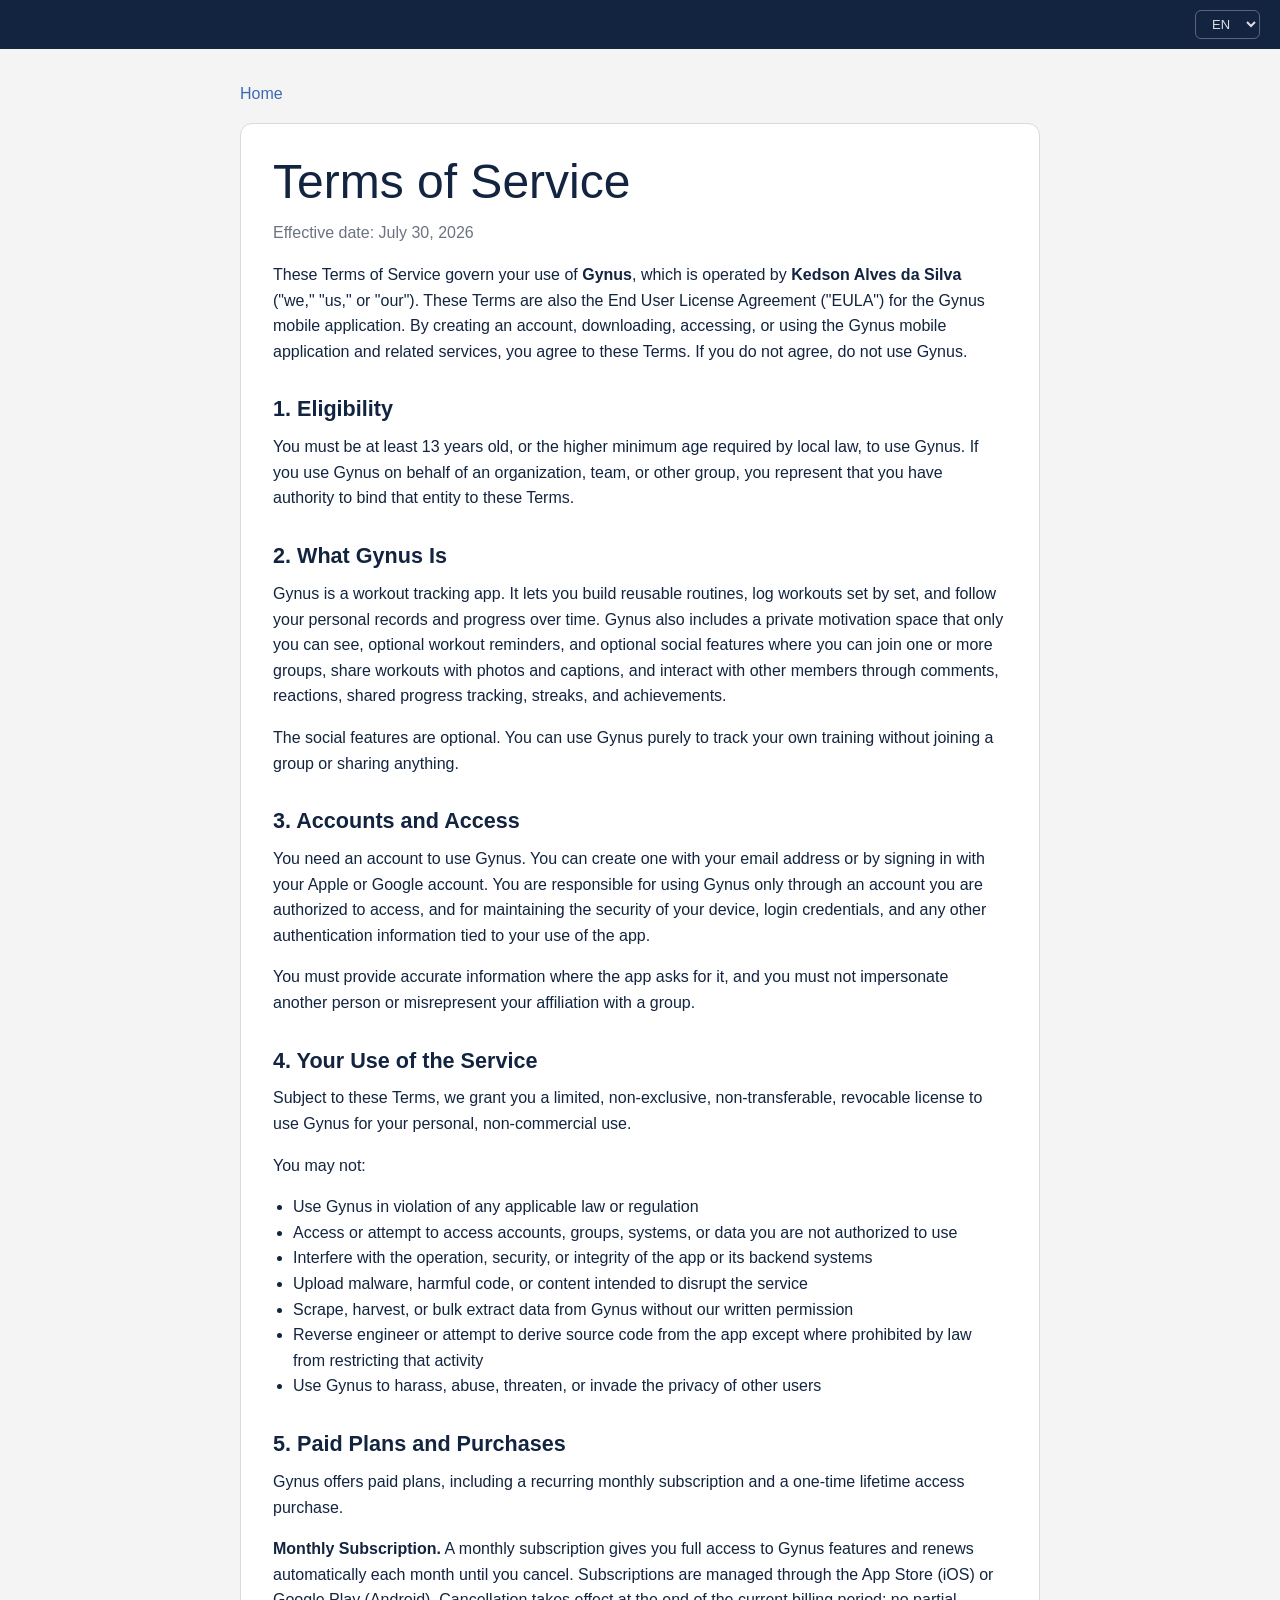
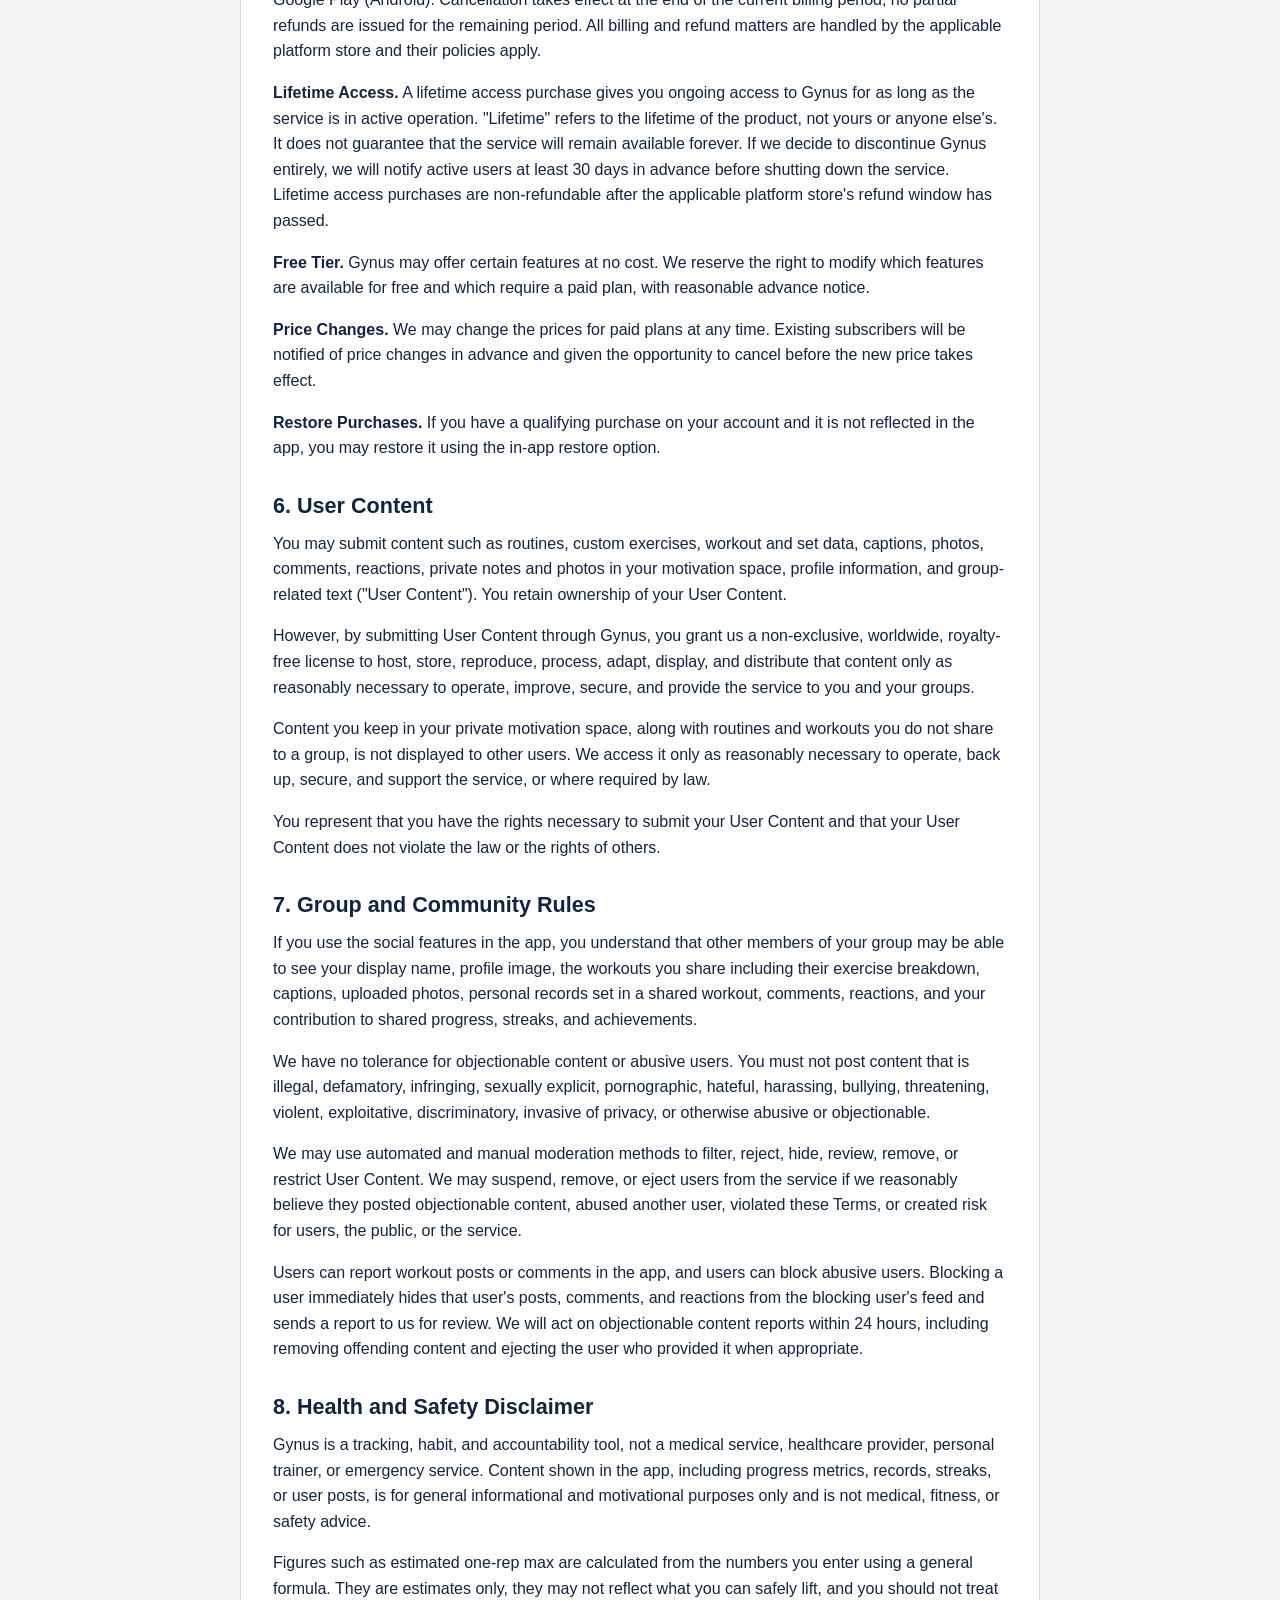
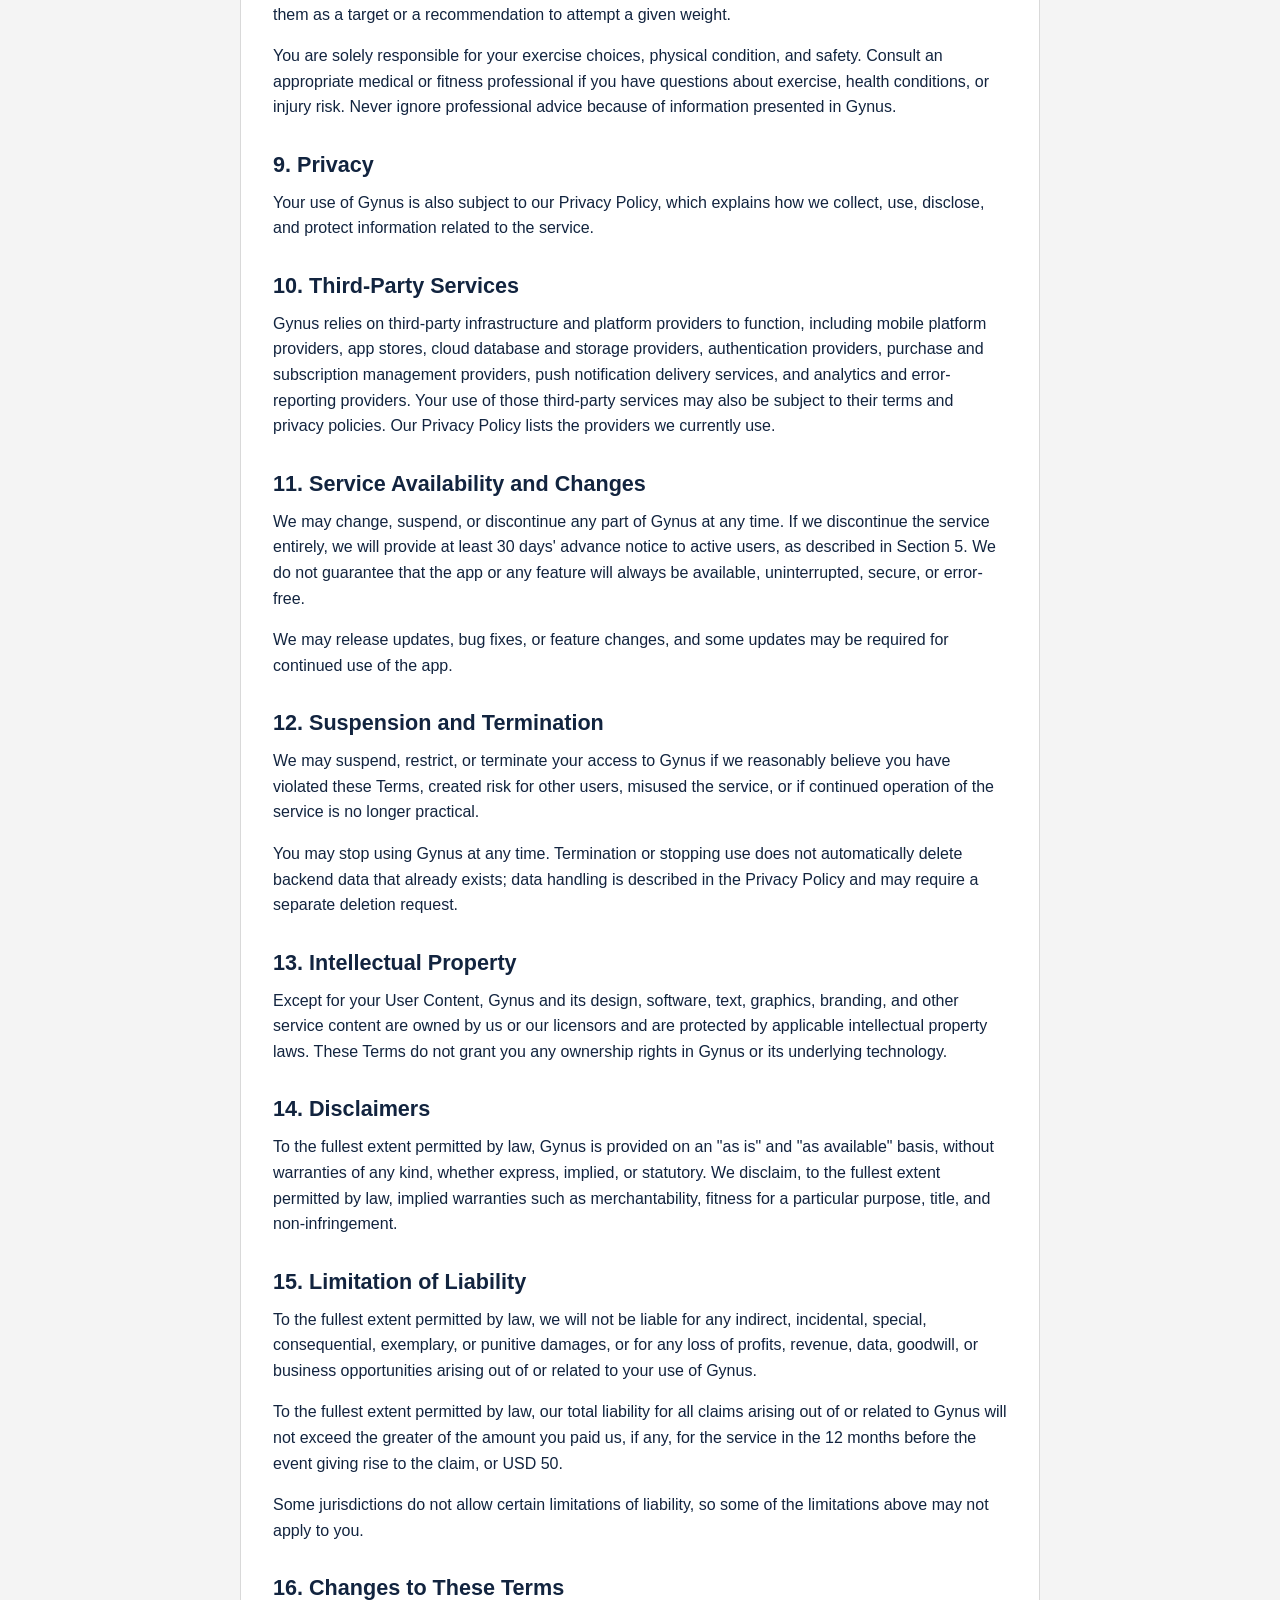
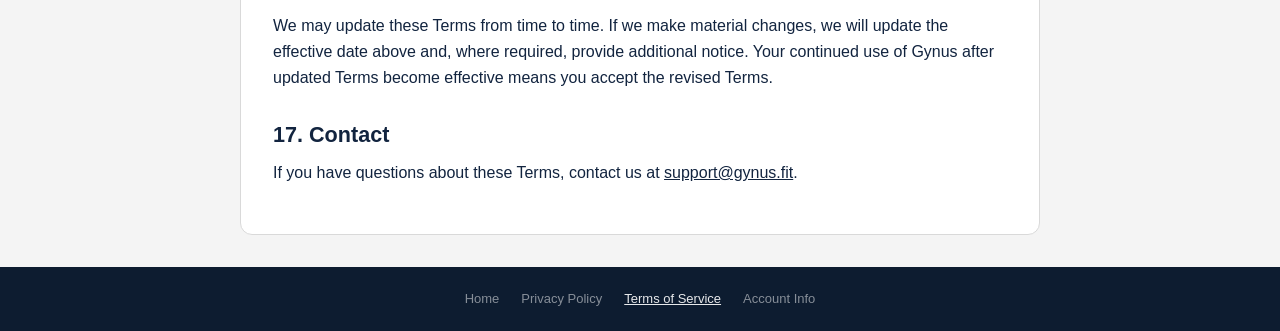
<file: terms.html>
<!doctype html>
<html lang="en">
<head>
  <meta charset="utf-8">
  <meta name="viewport" content="width=device-width, initial-scale=1">
  <title>Terms of Service | Gynus</title>
  <link rel="stylesheet" href="./styles.css" />
<meta name="description" content="Terms for using the Gynus workout tracker, optional social groups, accounts, and paid plans." />
<link rel="canonical" href="https://gynus.fit/terms.html" />
    <meta property="og:type" content="website" />
    <meta property="og:site_name" content="Gynus" />
    <meta property="og:title" content="Terms of Service | Gynus" />
    <meta property="og:description" content="Terms for using the Gynus workout tracker, optional social groups, accounts, and paid plans." />
    <meta property="og:url" content="https://gynus.fit/terms.html" />
    <meta property="og:locale" content="en_US" />
    <meta property="og:image" content="https://gynus.fit/assets/social-card.png" />
    <meta property="og:image:width" content="1200" />
    <meta property="og:image:height" content="630" />
    <meta property="og:image:alt" content="Gynus — Seu treino. Sua turma." />
    <meta name="twitter:card" content="summary_large_image" />
    <meta name="twitter:title" content="Terms of Service | Gynus" />
    <meta name="twitter:description" content="Terms for using the Gynus workout tracker, optional social groups, accounts, and paid plans." />
    <meta name="twitter:image" content="https://gynus.fit/assets/social-card.png" />
    <meta name="twitter:image:alt" content="Gynus — Seu treino. Sua turma." />
</head>
<body>
  <div class="site">
    <header class="lang-bar">
      <select class="lang-select" id="lang-select" aria-label="Select language">
        <option value="en">EN</option>
        <option value="pt">PT</option>
        <option value="es">ES</option>
      </select>
    </header>

    <!-- ───── ENGLISH ───── -->
    <div class="lang-content" data-lang="en" data-title="Terms of Service | Gynus">
      <main class="page-main page-main-narrow">
        <a class="back-link" href="./index.html">Home</a>
        <section class="panel legal-panel">
          <h1>Terms of Service</h1>
          <p class="meta">Effective date: July 30, 2026</p>

          <p>These Terms of Service govern your use of <strong>Gynus</strong>, which is operated by <strong>Kedson Alves da Silva</strong> ("we," "us," or "our"). These Terms are also the End User License Agreement ("EULA") for the Gynus mobile application. By creating an account, downloading, accessing, or using the Gynus mobile application and related services, you agree to these Terms. If you do not agree, do not use Gynus.</p>

          <h2>1. Eligibility</h2>
          <p>You must be at least 13 years old, or the higher minimum age required by local law, to use Gynus. If you use Gynus on behalf of an organization, team, or other group, you represent that you have authority to bind that entity to these Terms.</p>

          <h2>2. What Gynus Is</h2>
          <p>Gynus is a workout tracking app. It lets you build reusable routines, log workouts set by set, and follow your personal records and progress over time. Gynus also includes a private motivation space that only you can see, optional workout reminders, and optional social features where you can join one or more groups, share workouts with photos and captions, and interact with other members through comments, reactions, shared progress tracking, streaks, and achievements.</p>
          <p>The social features are optional. You can use Gynus purely to track your own training without joining a group or sharing anything.</p>

          <h2>3. Accounts and Access</h2>
          <p>You need an account to use Gynus. You can create one with your email address or by signing in with your Apple or Google account. You are responsible for using Gynus only through an account you are authorized to access, and for maintaining the security of your device, login credentials, and any other authentication information tied to your use of the app.</p>
          <p>You must provide accurate information where the app asks for it, and you must not impersonate another person or misrepresent your affiliation with a group.</p>

          <h2>4. Your Use of the Service</h2>
          <p>Subject to these Terms, we grant you a limited, non-exclusive, non-transferable, revocable license to use Gynus for your personal, non-commercial use.</p>
          <p>You may not:</p>
          <ul>
            <li>Use Gynus in violation of any applicable law or regulation</li>
            <li>Access or attempt to access accounts, groups, systems, or data you are not authorized to use</li>
            <li>Interfere with the operation, security, or integrity of the app or its backend systems</li>
            <li>Upload malware, harmful code, or content intended to disrupt the service</li>
            <li>Scrape, harvest, or bulk extract data from Gynus without our written permission</li>
            <li>Reverse engineer or attempt to derive source code from the app except where prohibited by law from restricting that activity</li>
            <li>Use Gynus to harass, abuse, threaten, or invade the privacy of other users</li>
          </ul>

          <h2>5. Paid Plans and Purchases</h2>
          <p>Gynus offers paid plans, including a recurring monthly subscription and a one-time lifetime access purchase.</p>
          <p><strong>Monthly Subscription.</strong> A monthly subscription gives you full access to Gynus features and renews automatically each month until you cancel. Subscriptions are managed through the App Store (iOS) or Google Play (Android). Cancellation takes effect at the end of the current billing period; no partial refunds are issued for the remaining period. All billing and refund matters are handled by the applicable platform store and their policies apply.</p>
          <p><strong>Lifetime Access.</strong> A lifetime access purchase gives you ongoing access to Gynus for as long as the service is in active operation. "Lifetime" refers to the lifetime of the product, not yours or anyone else's. It does not guarantee that the service will remain available forever. If we decide to discontinue Gynus entirely, we will notify active users at least 30 days in advance before shutting down the service. Lifetime access purchases are non-refundable after the applicable platform store's refund window has passed.</p>
          <p><strong>Free Tier.</strong> Gynus may offer certain features at no cost. We reserve the right to modify which features are available for free and which require a paid plan, with reasonable advance notice.</p>
          <p><strong>Price Changes.</strong> We may change the prices for paid plans at any time. Existing subscribers will be notified of price changes in advance and given the opportunity to cancel before the new price takes effect.</p>
          <p><strong>Restore Purchases.</strong> If you have a qualifying purchase on your account and it is not reflected in the app, you may restore it using the in-app restore option.</p>

          <h2>6. User Content</h2>
          <p>You may submit content such as routines, custom exercises, workout and set data, captions, photos, comments, reactions, private notes and photos in your motivation space, profile information, and group-related text ("User Content"). You retain ownership of your User Content.</p>
          <p>However, by submitting User Content through Gynus, you grant us a non-exclusive, worldwide, royalty-free license to host, store, reproduce, process, adapt, display, and distribute that content only as reasonably necessary to operate, improve, secure, and provide the service to you and your groups.</p>
          <p>Content you keep in your private motivation space, along with routines and workouts you do not share to a group, is not displayed to other users. We access it only as reasonably necessary to operate, back up, secure, and support the service, or where required by law.</p>
          <p>You represent that you have the rights necessary to submit your User Content and that your User Content does not violate the law or the rights of others.</p>

          <h2>7. Group and Community Rules</h2>
          <p>If you use the social features in the app, you understand that other members of your group may be able to see your display name, profile image, the workouts you share including their exercise breakdown, captions, uploaded photos, personal records set in a shared workout, comments, reactions, and your contribution to shared progress, streaks, and achievements.</p>
          <p>We have no tolerance for objectionable content or abusive users. You must not post content that is illegal, defamatory, infringing, sexually explicit, pornographic, hateful, harassing, bullying, threatening, violent, exploitative, discriminatory, invasive of privacy, or otherwise abusive or objectionable.</p>
          <p>We may use automated and manual moderation methods to filter, reject, hide, review, remove, or restrict User Content. We may suspend, remove, or eject users from the service if we reasonably believe they posted objectionable content, abused another user, violated these Terms, or created risk for users, the public, or the service.</p>
          <p>Users can report workout posts or comments in the app, and users can block abusive users. Blocking a user immediately hides that user's posts, comments, and reactions from the blocking user's feed and sends a report to us for review. We will act on objectionable content reports within 24 hours, including removing offending content and ejecting the user who provided it when appropriate.</p>

          <h2>8. Health and Safety Disclaimer</h2>
          <p>Gynus is a tracking, habit, and accountability tool, not a medical service, healthcare provider, personal trainer, or emergency service. Content shown in the app, including progress metrics, records, streaks, or user posts, is for general informational and motivational purposes only and is not medical, fitness, or safety advice.</p>
          <p>Figures such as estimated one-rep max are calculated from the numbers you enter using a general formula. They are estimates only, they may not reflect what you can safely lift, and you should not treat them as a target or a recommendation to attempt a given weight.</p>
          <p>You are solely responsible for your exercise choices, physical condition, and safety. Consult an appropriate medical or fitness professional if you have questions about exercise, health conditions, or injury risk. Never ignore professional advice because of information presented in Gynus.</p>

          <h2>9. Privacy</h2>
          <p>Your use of Gynus is also subject to our Privacy Policy, which explains how we collect, use, disclose, and protect information related to the service.</p>

          <h2>10. Third-Party Services</h2>
          <p>Gynus relies on third-party infrastructure and platform providers to function, including mobile platform providers, app stores, cloud database and storage providers, authentication providers, purchase and subscription management providers, push notification delivery services, and analytics and error-reporting providers. Your use of those third-party services may also be subject to their terms and privacy policies. Our Privacy Policy lists the providers we currently use.</p>

          <h2>11. Service Availability and Changes</h2>
          <p>We may change, suspend, or discontinue any part of Gynus at any time. If we discontinue the service entirely, we will provide at least 30 days' advance notice to active users, as described in Section 5. We do not guarantee that the app or any feature will always be available, uninterrupted, secure, or error-free.</p>
          <p>We may release updates, bug fixes, or feature changes, and some updates may be required for continued use of the app.</p>

          <h2>12. Suspension and Termination</h2>
          <p>We may suspend, restrict, or terminate your access to Gynus if we reasonably believe you have violated these Terms, created risk for other users, misused the service, or if continued operation of the service is no longer practical.</p>
          <p>You may stop using Gynus at any time. Termination or stopping use does not automatically delete backend data that already exists; data handling is described in the Privacy Policy and may require a separate deletion request.</p>

          <h2>13. Intellectual Property</h2>
          <p>Except for your User Content, Gynus and its design, software, text, graphics, branding, and other service content are owned by us or our licensors and are protected by applicable intellectual property laws. These Terms do not grant you any ownership rights in Gynus or its underlying technology.</p>

          <h2>14. Disclaimers</h2>
          <p>To the fullest extent permitted by law, Gynus is provided on an "as is" and "as available" basis, without warranties of any kind, whether express, implied, or statutory. We disclaim, to the fullest extent permitted by law, implied warranties such as merchantability, fitness for a particular purpose, title, and non-infringement.</p>

          <h2>15. Limitation of Liability</h2>
          <p>To the fullest extent permitted by law, we will not be liable for any indirect, incidental, special, consequential, exemplary, or punitive damages, or for any loss of profits, revenue, data, goodwill, or business opportunities arising out of or related to your use of Gynus.</p>
          <p>To the fullest extent permitted by law, our total liability for all claims arising out of or related to Gynus will not exceed the greater of the amount you paid us, if any, for the service in the 12 months before the event giving rise to the claim, or USD 50.</p>
          <p>Some jurisdictions do not allow certain limitations of liability, so some of the limitations above may not apply to you.</p>

          <h2>16. Changes to These Terms</h2>
          <p>We may update these Terms from time to time. If we make material changes, we will update the effective date above and, where required, provide additional notice. Your continued use of Gynus after updated Terms become effective means you accept the revised Terms.</p>

          <h2>17. Contact</h2>
          <p>If you have questions about these Terms, contact us at <a href="mailto:support@gynus.fit">support@gynus.fit</a>.</p>
        </section>
      </main>
      <footer class="site-footer">
        <nav class="footer-nav" aria-label="Footer">
          <a href="./index.html">Home</a>
          <a href="./privacy.html">Privacy Policy</a>
          <a href="./terms.html" aria-current="page">Terms of Service</a>
          <a href="./accountInfo.html">Account Info</a>
        </nav>
      </footer>
    </div>

    <!-- ───── PORTUGUESE (BR) ───── -->
    <div class="lang-content" data-lang="pt" data-title="Termos de Serviço | Gynus" hidden>
      <main class="page-main page-main-narrow">
        <a class="back-link" href="./index.html">Início</a>
        <section class="panel legal-panel">
          <h1>Termos de Serviço</h1>
          <p class="meta">Data de vigência: 30 de julho de 2026</p>

          <p>Estes Termos de Serviço regem o uso do <strong>Gynus</strong>, que é operado por <strong>Kedson Alves da Silva</strong> ("nós", "nos" ou "nosso"). Estes Termos também constituem o Contrato de Licença de Usuário Final ("EULA") para o aplicativo móvel Gynus. Ao criar uma conta, baixar, acessar ou usar o aplicativo móvel Gynus e os serviços relacionados, você concorda com estes Termos. Se você não concordar, não use o Gynus.</p>

          <h2>1. Elegibilidade</h2>
          <p>Você deve ter pelo menos 13 anos, ou a idade mínima mais alta exigida pela lei local, para usar o Gynus. Se você usar o Gynus em nome de uma organização, equipe ou outro grupo, você declara ter autoridade para vincular essa entidade a estes Termos.</p>

          <h2>2. O que é o Gynus</h2>
          <p>O Gynus é um app de registro de treinos. Ele permite que você monte fichas reutilizáveis, registre treinos série por série e acompanhe seus recordes pessoais e seu progresso ao longo do tempo. O Gynus também inclui um espaço de motivação privado que somente você pode ver, lembretes de treino opcionais e recursos sociais opcionais, com os quais você pode entrar em um ou mais grupos, compartilhar treinos com fotos e legendas e interagir com outros membros por meio de comentários, reações, acompanhamento de progresso compartilhado, sequências e conquistas.</p>
          <p>Os recursos sociais são opcionais. Você pode usar o Gynus apenas para registrar seus próprios treinos, sem entrar em um grupo nem compartilhar nada.</p>

          <h2>3. Contas e acesso</h2>
          <p>Você precisa de uma conta para usar o Gynus. Você pode criar uma com seu endereço de e-mail ou entrando com sua conta Apple ou Google. Você é responsável por usar o Gynus apenas por meio de uma conta que você está autorizado a acessar e por manter a segurança do seu dispositivo, das suas credenciais de login e de quaisquer outras informações de autenticação vinculadas ao uso do app.</p>
          <p>Você deve fornecer informações precisas onde o app solicitar e não deve se passar por outra pessoa ou deturpar sua afiliação a um grupo.</p>

          <h2>4. Seu uso do serviço</h2>
          <p>Sujeito a estes Termos, concedemos a você uma licença limitada, não exclusiva, intransferível e revogável para usar o Gynus para seu uso pessoal e não comercial.</p>
          <p>Você não pode:</p>
          <ul>
            <li>Usar o Gynus em violação de qualquer lei ou regulamentação aplicável</li>
            <li>Acessar ou tentar acessar contas, grupos, sistemas ou dados que você não está autorizado a usar</li>
            <li>Interferir na operação, segurança ou integridade do app ou de seus sistemas de backend</li>
            <li>Fazer upload de malware, código prejudicial ou conteúdo destinado a interromper o serviço</li>
            <li>Raspar, coletar ou extrair dados em massa do Gynus sem nossa permissão por escrito</li>
            <li>Fazer engenharia reversa ou tentar derivar o código-fonte do app, exceto onde a lei proíba tal restrição</li>
            <li>Usar o Gynus para assediar, abusar, ameaçar ou invadir a privacidade de outros usuários</li>
          </ul>

          <h2>5. Planos pagos e compras</h2>
          <p>O Gynus oferece planos pagos, incluindo uma assinatura mensal recorrente e uma compra única de acesso vitalício.</p>
          <p><strong>Assinatura mensal.</strong> Uma assinatura mensal dá acesso completo aos recursos do Gynus e é renovada automaticamente a cada mês até o cancelamento. As assinaturas são gerenciadas pela App Store (iOS) ou pelo Google Play (Android). O cancelamento entra em vigor ao final do período de cobrança atual; nenhum reembolso parcial é emitido pelo período restante. Todos os assuntos de cobrança e reembolso são tratados pela loja da plataforma aplicável e suas políticas se aplicam.</p>
          <p><strong>Acesso vitalício.</strong> Uma compra de acesso vitalício dá acesso contínuo ao Gynus enquanto o serviço estiver em operação ativa. "Vitalício" refere-se à vida útil do produto, não à sua. Isso não garante que o serviço estará disponível para sempre. Se decidirmos descontinuar o Gynus por completo, notificaremos os usuários ativos com pelo menos 30 dias de antecedência antes de encerrar o serviço. Compras de acesso vitalício não são reembolsáveis após o prazo de reembolso da loja da plataforma aplicável.</p>
          <p><strong>Plano gratuito.</strong> O Gynus pode oferecer certos recursos sem custo. Reservamos o direito de modificar quais recursos estão disponíveis gratuitamente e quais exigem um plano pago, com aviso prévio razoável.</p>
          <p><strong>Alterações de preços.</strong> Podemos alterar os preços dos planos pagos a qualquer momento. Os assinantes existentes serão notificados com antecedência sobre alterações de preço e terão a oportunidade de cancelar antes que o novo preço entre em vigor.</p>
          <p><strong>Restaurar compras.</strong> Se você já adquiriu acesso vitalício ou tinha uma assinatura ativa e isso não está refletido no app, você pode restaurar sua compra usando a opção de restauração no app.</p>

          <h2>6. Conteúdo do usuário</h2>
          <p>Você pode enviar conteúdo como fichas, exercícios personalizados, dados de treinos e séries, legendas, fotos, comentários, reações, notas e fotos privadas no seu espaço de motivação, informações de perfil e texto relacionado ao grupo ("Conteúdo do Usuário"). Você retém a propriedade do seu Conteúdo do Usuário.</p>
          <p>No entanto, ao enviar Conteúdo do Usuário pelo Gynus, você nos concede uma licença não exclusiva, mundial e livre de royalties para hospedar, armazenar, reproduzir, processar, adaptar, exibir e distribuir esse conteúdo apenas conforme razoavelmente necessário para operar, melhorar, proteger e fornecer o serviço a você e seus grupos.</p>
          <p>O conteúdo que você mantém no seu espaço de motivação privado, assim como as fichas e os treinos que você não compartilha com um grupo, não é exibido a outros usuários. Nós o acessamos apenas conforme razoavelmente necessário para operar, fazer backup, proteger e dar suporte ao serviço, ou quando exigido por lei.</p>
          <p>Você declara ter os direitos necessários para enviar seu Conteúdo do Usuário e que ele não viola a lei nem os direitos de terceiros.</p>

          <h2>7. Regras do grupo e da comunidade</h2>
          <p>Se você usar os recursos sociais do app, você entende que outros membros do seu grupo podem ver seu nome de exibição, imagem de perfil, os treinos que você compartilha incluindo o detalhamento dos exercícios, legendas, fotos enviadas, recordes pessoais batidos em um treino compartilhado, comentários, reações e sua contribuição para o progresso compartilhado, sequências e conquistas.</p>
          <p>Não toleramos conteúdo impróprio ou usuários abusivos. Você não deve publicar conteúdo que seja ilegal, difamatório, infrator, sexualmente explícito, pornográfico, odioso, assediador, intimidador, ameaçador, violento, exploratório, discriminatório, invasivo de privacidade ou de outra forma abusivo ou impróprio.</p>
          <p>Podemos usar métodos de moderação automatizados e manuais para filtrar, rejeitar, ocultar, revisar, remover ou restringir Conteúdo do Usuário. Podemos suspender, remover ou expulsar usuários do serviço se acreditarmos razoavelmente que publicaram conteúdo impróprio, abusaram de outro usuário, violaram estes Termos ou criaram riscos para usuários, o público ou o serviço.</p>
          <p>Os usuários podem denunciar publicações de treino ou comentários no app, e os usuários podem bloquear usuários abusivos. Bloquear um usuário oculta imediatamente as publicações, comentários e reações desse usuário do feed do usuário que bloqueou e nos envia um relatório para revisão. Agiremos sobre denúncias de conteúdo impróprio em até 24 horas, incluindo a remoção do conteúdo ofensivo e a expulsão do usuário que o forneceu quando apropriado.</p>

          <h2>8. Isenção de responsabilidade de saúde e segurança</h2>
          <p>O Gynus é uma ferramenta de registro, hábito e responsabilidade, não um serviço médico, prestador de saúde, personal trainer ou serviço de emergência. O conteúdo exibido no app, incluindo métricas de progresso, recordes, sequências ou publicações de usuários, é apenas para fins informativos gerais e motivacionais e não constitui conselho médico, de condicionamento físico ou de segurança.</p>
          <p>Números como o 1RM estimado são calculados a partir dos valores que você insere, usando uma fórmula geral. São apenas estimativas, podem não refletir o que você consegue levantar com segurança e não devem ser tratados como meta nem como recomendação para tentar determinada carga.</p>
          <p>Você é o único responsável por suas escolhas de exercícios, condição física e segurança. Consulte um profissional médico ou de condicionamento físico adequado se tiver dúvidas sobre exercícios, condições de saúde ou risco de lesões. Nunca ignore conselhos profissionais por causa de informações apresentadas no Gynus.</p>

          <h2>9. Privacidade</h2>
          <p>O uso do Gynus também está sujeito à nossa Política de Privacidade, que explica como coletamos, usamos, divulgamos e protegemos informações relacionadas ao serviço.</p>

          <h2>10. Serviços de terceiros</h2>
          <p>O Gynus depende de provedores de infraestrutura e plataformas de terceiros para funcionar, incluindo provedores de plataformas móveis, lojas de aplicativos, provedores de banco de dados e armazenamento em nuvem, provedores de autenticação, provedores de gerenciamento de compras e assinaturas, serviços de entrega de notificações push e provedores de análise e relatório de erros. O uso desses serviços de terceiros também pode estar sujeito aos seus termos e políticas de privacidade. Nossa Política de Privacidade lista os provedores que usamos atualmente.</p>

          <h2>11. Disponibilidade e mudanças no serviço</h2>
          <p>Podemos alterar, suspender ou descontinuar qualquer parte do Gynus a qualquer momento. Se descontinuarmos o serviço por completo, forneceremos pelo menos 30 dias de aviso prévio aos usuários ativos, conforme descrito na Seção 5. Não garantimos que o app ou qualquer recurso estará sempre disponível, ininterrupto, seguro ou sem erros.</p>
          <p>Podemos lançar atualizações, correções de bugs ou alterações de recursos, e algumas atualizações podem ser necessárias para o uso contínuo do app.</p>

          <h2>12. Suspensão e encerramento</h2>
          <p>Podemos suspender, restringir ou encerrar seu acesso ao Gynus se acreditarmos razoavelmente que você violou estes Termos, criou riscos para outros usuários, usou indevidamente o serviço ou se a operação contínua do serviço não for mais prática.</p>
          <p>Você pode parar de usar o Gynus a qualquer momento. O encerramento ou a interrupção do uso não exclui automaticamente os dados de backend já existentes; o tratamento de dados está descrito na Política de Privacidade e pode exigir uma solicitação de exclusão separada.</p>

          <h2>13. Propriedade intelectual</h2>
          <p>Exceto pelo seu Conteúdo do Usuário, o Gynus e seu design, software, texto, gráficos, marca e outros conteúdos do serviço são de nossa propriedade ou de nossos licenciadores e são protegidos pelas leis de propriedade intelectual aplicáveis. Estes Termos não concedem a você nenhum direito de propriedade no Gynus ou em sua tecnologia subjacente.</p>

          <h2>14. Isenções de garantia</h2>
          <p>Na máxima extensão permitida por lei, o Gynus é fornecido "como está" e "conforme disponível", sem garantias de qualquer tipo, sejam expressas, implícitas ou estatutárias. Isentamos, na máxima extensão permitida por lei, garantias implícitas como comerciabilidade, adequação a um propósito específico, título e não infração.</p>

          <h2>15. Limitação de responsabilidade</h2>
          <p>Na máxima extensão permitida por lei, não seremos responsáveis por quaisquer danos indiretos, incidentais, especiais, consequenciais, exemplares ou punitivos, nem por qualquer perda de lucros, receita, dados, fundo de comércio ou oportunidades de negócios decorrentes de ou relacionadas ao uso do Gynus.</p>
          <p>Na máxima extensão permitida por lei, nossa responsabilidade total por todas as reclamações decorrentes de ou relacionadas ao Gynus não excederá o maior valor entre o que você nos pagou, se houver, pelo serviço nos 12 meses anteriores ao evento que deu origem à reclamação, ou USD 50.</p>
          <p>Algumas jurisdições não permitem certas limitações de responsabilidade, portanto algumas das limitações acima podem não se aplicar a você.</p>

          <h2>16. Alterações a estes Termos</h2>
          <p>Podemos atualizar estes Termos de tempos em tempos. Se fizermos alterações materiais, atualizaremos a data de vigência acima e, quando exigido, forneceremos aviso adicional. O uso continuado do Gynus após a entrada em vigor dos Termos atualizados significa que você aceita os Termos revisados.</p>

          <h2>17. Contato</h2>
          <p>Se você tiver dúvidas sobre estes Termos, entre em contato conosco em <a href="mailto:support@gynus.fit">support@gynus.fit</a>.</p>
        </section>
      </main>
      <footer class="site-footer">
        <nav class="footer-nav" aria-label="Rodapé">
          <a href="./index.html">Início</a>
          <a href="./privacy.html">Política de Privacidade</a>
          <a href="./terms.html" aria-current="page">Termos de Serviço</a>
          <a href="./accountInfo.html">Informações da Conta</a>
        </nav>
      </footer>
    </div>

    <!-- ───── SPANISH ───── -->
    <div class="lang-content" data-lang="es" data-title="Términos de Servicio | Gynus" hidden>
      <main class="page-main page-main-narrow">
        <a class="back-link" href="./index.html">Inicio</a>
        <section class="panel legal-panel">
          <h1>Términos de Servicio</h1>
          <p class="meta">Fecha de vigencia: 30 de julio de 2026</p>

          <p>Estos Términos de Servicio rigen el uso de <strong>Gynus</strong>, que es operado por <strong>Kedson Alves da Silva</strong> ("nosotros", "nos" o "nuestro"). Estos Términos también constituyen el Acuerdo de Licencia de Usuario Final ("EULA") para la aplicación móvil Gynus. Al crear una cuenta, descargar, acceder o usar la aplicación móvil Gynus y los servicios relacionados, aceptas estos Términos. Si no estás de acuerdo, no uses Gynus.</p>

          <h2>1. Elegibilidad</h2>
          <p>Debes tener al menos 13 años, o la edad mínima más alta requerida por la ley local, para usar Gynus. Si usas Gynus en nombre de una organización, equipo u otro grupo, declaras que tienes autoridad para vincular a esa entidad a estos Términos.</p>

          <h2>2. Qué es Gynus</h2>
          <p>Gynus es una app de registro de entrenos. Te permite crear rutinas reutilizables, registrar entrenos serie por serie y seguir tus récords personales y tu progreso a lo largo del tiempo. Gynus también incluye un espacio de motivación privado que solo tú puedes ver, recordatorios de entreno opcionales y funciones sociales opcionales, con las que puedes unirte a uno o más grupos, compartir entrenos con fotos y descripciones e interactuar con otros miembros a través de comentarios, reacciones, seguimiento compartido del progreso, rachas y logros.</p>
          <p>Las funciones sociales son opcionales. Puedes usar Gynus únicamente para registrar tus propios entrenos, sin unirte a un grupo ni compartir nada.</p>

          <h2>3. Cuentas y acceso</h2>
          <p>Necesitas una cuenta para usar Gynus. Puedes crear una con tu dirección de correo electrónico o iniciando sesión con tu cuenta de Apple o Google. Eres responsable de usar Gynus solo a través de una cuenta que estés autorizado a acceder, y de mantener la seguridad de tu dispositivo, tus credenciales de inicio de sesión y cualquier otra información de autenticación vinculada a tu uso de la app.</p>
          <p>Debes proporcionar información precisa donde la app la solicite, y no debes hacerte pasar por otra persona ni tergiversar tu afiliación a un grupo.</p>

          <h2>4. Tu uso del servicio</h2>
          <p>Sujeto a estos Términos, te otorgamos una licencia limitada, no exclusiva, intransferible y revocable para usar Gynus para tu uso personal y no comercial.</p>
          <p>No puedes:</p>
          <ul>
            <li>Usar Gynus en violación de cualquier ley o regulación aplicable</li>
            <li>Acceder o intentar acceder a cuentas, grupos, sistemas o datos que no estás autorizado a usar</li>
            <li>Interferir con la operación, seguridad o integridad de la app o sus sistemas de backend</li>
            <li>Subir malware, código dañino o contenido destinado a interrumpir el servicio</li>
            <li>Raspar, recopilar o extraer datos en masa de Gynus sin nuestro permiso escrito</li>
            <li>Aplicar ingeniería inversa o intentar derivar el código fuente de la app, excepto donde la ley prohíba tal restricción</li>
            <li>Usar Gynus para acosar, abusar, amenazar o invadir la privacidad de otros usuarios</li>
          </ul>

          <h2>5. Planes de pago y compras</h2>
          <p>Gynus ofrece planes de pago, incluyendo una suscripción mensual recurrente y una compra única de acceso de por vida.</p>
          <p><strong>Suscripción mensual.</strong> Una suscripción mensual te da acceso completo a las funciones de Gynus y se renueva automáticamente cada mes hasta que canceles. Las suscripciones se gestionan a través de la App Store (iOS) o Google Play (Android). La cancelación surte efecto al final del período de facturación actual; no se emiten reembolsos parciales por el período restante. Todos los asuntos de facturación y reembolso son manejados por la tienda de la plataforma correspondiente y sus políticas aplican.</p>
          <p><strong>Acceso de por vida.</strong> Una compra de acceso de por vida te da acceso continuo a Gynus mientras el servicio esté en operación activa. "De por vida" se refiere a la vida útil del producto, no a la tuya. No garantiza que el servicio esté disponible para siempre. Si decidimos discontinuar Gynus por completo, notificaremos a los usuarios activos con al menos 30 días de antelación antes de cerrar el servicio. Las compras de acceso de por vida no son reembolsables después de que haya pasado el período de reembolso de la tienda de la plataforma aplicable.</p>
          <p><strong>Nivel gratuito.</strong> Gynus puede ofrecer ciertas funciones sin costo. Nos reservamos el derecho de modificar qué funciones están disponibles de forma gratuita y cuáles requieren un plan de pago, con previo aviso razonable.</p>
          <p><strong>Cambios de precio.</strong> Podemos cambiar los precios de los planes de pago en cualquier momento. Los suscriptores existentes serán notificados con antelación sobre los cambios de precio y tendrán la oportunidad de cancelar antes de que el nuevo precio entre en vigencia.</p>
          <p><strong>Restaurar compras.</strong> Si ya compraste acceso de por vida o tenías una suscripción activa y no se refleja en la app, puedes restaurar tu compra usando la opción de restauración en la app.</p>

          <h2>6. Contenido del usuario</h2>
          <p>Puedes enviar contenido como rutinas, ejercicios personalizados, datos de entrenos y series, descripciones, fotos, comentarios, reacciones, notas y fotos privadas en tu espacio de motivación, información de perfil y texto relacionado con el grupo ("Contenido del Usuario"). Conservas la propiedad de tu Contenido del Usuario.</p>
          <p>Sin embargo, al enviar Contenido del Usuario a través de Gynus, nos otorgas una licencia no exclusiva, mundial y libre de regalías para alojar, almacenar, reproducir, procesar, adaptar, mostrar y distribuir ese contenido solo según sea razonablemente necesario para operar, mejorar, asegurar y proporcionar el servicio a ti y a tus grupos.</p>
          <p>El contenido que guardas en tu espacio de motivación privado, así como las rutinas y los entrenos que no compartes con un grupo, no se muestra a otros usuarios. Solo accedemos a él según sea razonablemente necesario para operar, respaldar, asegurar y dar soporte al servicio, o cuando la ley lo exija.</p>
          <p>Declaras tener los derechos necesarios para enviar tu Contenido del Usuario y que tu Contenido del Usuario no viola la ley ni los derechos de terceros.</p>

          <h2>7. Reglas del grupo y la comunidad</h2>
          <p>Si usas las funciones sociales de la app, entiendes que otros miembros de tu grupo pueden ver tu nombre para mostrar, imagen de perfil, los entrenos que compartes incluido el desglose de ejercicios, descripciones, fotos subidas, récords personales conseguidos en un entreno compartido, comentarios, reacciones y tu contribución al progreso compartido, rachas y logros.</p>
          <p>No toleramos contenido objetable ni usuarios abusivos. No debes publicar contenido que sea ilegal, difamatorio, infractor, sexualmente explícito, pornográfico, de odio, acosador, intimidador, amenazante, violento, explotador, discriminatorio, invasivo de la privacidad o de cualquier otra forma abusivo u objetable.</p>
          <p>Podemos usar métodos de moderación automatizados y manuales para filtrar, rechazar, ocultar, revisar, eliminar o restringir el Contenido del Usuario. Podemos suspender, eliminar o expulsar a los usuarios del servicio si creemos razonablemente que publicaron contenido objetable, abusaron de otro usuario, violaron estos Términos o crearon riesgos para los usuarios, el público o el servicio.</p>
          <p>Los usuarios pueden reportar publicaciones de entrenamiento o comentarios en la app, y los usuarios pueden bloquear a usuarios abusivos. Bloquear a un usuario oculta inmediatamente las publicaciones, comentarios y reacciones de ese usuario del feed del usuario que bloqueó y nos envía un reporte para revisión. Actuaremos sobre los reportes de contenido objetable dentro de las 24 horas, incluyendo eliminar el contenido ofensivo y expulsar al usuario que lo proporcionó cuando sea apropiado.</p>

          <h2>8. Descargo de responsabilidad de salud y seguridad</h2>
          <p>Gynus es una herramienta de registro, hábito y responsabilidad, no un servicio médico, proveedor de atención médica, entrenador personal o servicio de emergencias. El contenido mostrado en la app, incluyendo métricas de progreso, récords, rachas o publicaciones de usuarios, es solo para fines informativos y motivacionales generales y no constituye asesoramiento médico, de fitness o de seguridad.</p>
          <p>Cifras como el 1RM estimado se calculan a partir de los valores que introduces, usando una fórmula general. Son solo estimaciones, pueden no reflejar lo que puedes levantar con seguridad y no debes tratarlas como un objetivo ni como una recomendación para intentar un peso determinado.</p>
          <p>Eres el único responsable de tus elecciones de ejercicio, condición física y seguridad. Consulta a un profesional médico o de fitness apropiado si tienes preguntas sobre ejercicio, condiciones de salud o riesgo de lesiones. Nunca ignores el consejo profesional a causa de información presentada en Gynus.</p>

          <h2>9. Privacidad</h2>
          <p>Tu uso de Gynus también está sujeto a nuestra Política de Privacidad, que explica cómo recopilamos, usamos, divulgamos y protegemos información relacionada con el servicio.</p>

          <h2>10. Servicios de terceros</h2>
          <p>Gynus depende de proveedores de infraestructura y plataformas de terceros para funcionar, incluyendo proveedores de plataformas móviles, tiendas de aplicaciones, proveedores de bases de datos y almacenamiento en la nube, proveedores de autenticación, proveedores de gestión de compras y suscripciones, servicios de entrega de notificaciones push y proveedores de análisis e informes de errores. Tu uso de esos servicios de terceros también puede estar sujeto a sus términos y políticas de privacidad. Nuestra Política de Privacidad enumera los proveedores que usamos actualmente.</p>

          <h2>11. Disponibilidad y cambios en el servicio</h2>
          <p>Podemos cambiar, suspender o descontinuar cualquier parte de Gynus en cualquier momento. Si discontinuamos el servicio por completo, proporcionaremos al menos 30 días de aviso previo a los usuarios activos, como se describe en la Sección 5. No garantizamos que la app o cualquier función esté siempre disponible, sin interrupciones, sea segura o esté libre de errores.</p>
          <p>Podemos lanzar actualizaciones, correcciones de errores o cambios de funciones, y algunas actualizaciones pueden ser necesarias para el uso continuado de la app.</p>

          <h2>12. Suspensión y terminación</h2>
          <p>Podemos suspender, restringir o terminar tu acceso a Gynus si creemos razonablemente que has violado estos Términos, creado riesgos para otros usuarios, hecho un uso indebido del servicio, o si la operación continua del servicio ya no es práctica.</p>
          <p>Puedes dejar de usar Gynus en cualquier momento. La terminación o el cese del uso no elimina automáticamente los datos de backend que ya existen; el manejo de datos se describe en la Política de Privacidad y puede requerir una solicitud de eliminación por separado.</p>

          <h2>13. Propiedad intelectual</h2>
          <p>Excepto por tu Contenido del Usuario, Gynus y su diseño, software, texto, gráficos, marca y otro contenido del servicio son de nuestra propiedad o de nuestros licenciantes y están protegidos por las leyes de propiedad intelectual aplicables. Estos Términos no te otorgan ningún derecho de propiedad sobre Gynus o su tecnología subyacente.</p>

          <h2>14. Descargos de garantía</h2>
          <p>En la máxima extensión permitida por la ley, Gynus se proporciona "tal cual" y "según disponibilidad", sin garantías de ningún tipo, ya sean expresas, implícitas o legales. Renunciamos, en la máxima extensión permitida por la ley, a las garantías implícitas como comerciabilidad, idoneidad para un propósito particular, título y no infracción.</p>

          <h2>15. Limitación de responsabilidad</h2>
          <p>En la máxima extensión permitida por la ley, no seremos responsables de ningún daño indirecto, incidental, especial, consecuente, ejemplar o punitivo, ni de ninguna pérdida de ganancias, ingresos, datos, fondo de comercio u oportunidades de negocio que surjan de o estén relacionados con tu uso de Gynus.</p>
          <p>En la máxima extensión permitida por la ley, nuestra responsabilidad total por todas las reclamaciones que surjan de o estén relacionadas con Gynus no excederá el mayor de los siguientes: el monto que nos pagaste, si alguno, por el servicio en los 12 meses anteriores al evento que dio lugar a la reclamación, o USD 50.</p>
          <p>Algunas jurisdicciones no permiten ciertas limitaciones de responsabilidad, por lo que algunas de las limitaciones anteriores pueden no aplicarse a ti.</p>

          <h2>16. Cambios en estos Términos</h2>
          <p>Podemos actualizar estos Términos de vez en cuando. Si realizamos cambios materiales, actualizaremos la fecha de vigencia anterior y, cuando sea necesario, proporcionaremos aviso adicional. Tu uso continuado de Gynus después de que los Términos actualizados entren en vigencia significa que aceptas los Términos revisados.</p>

          <h2>17. Contacto</h2>
          <p>Si tienes preguntas sobre estos Términos, contáctanos en <a href="mailto:support@gynus.fit">support@gynus.fit</a>.</p>
        </section>
      </main>
      <footer class="site-footer">
        <nav class="footer-nav" aria-label="Pie de página">
          <a href="./index.html">Inicio</a>
          <a href="./privacy.html">Política de Privacidad</a>
          <a href="./terms.html" aria-current="page">Términos de Servicio</a>
          <a href="./accountInfo.html">Información de Cuenta</a>
        </nav>
      </footer>
    </div>
  </div>

  <script>
    (function () {
      var LANGS = ['en', 'pt', 'es'];

      function detect() {
        var saved = localStorage.getItem('lang');
        if (saved && LANGS.indexOf(saved) !== -1) return saved;
        var b = (navigator.language || '').toLowerCase();
        if (b.startsWith('pt')) return 'pt';
        if (b.startsWith('es')) return 'es';
        return 'en';
      }

      function apply(lang) {
        document.querySelectorAll('.lang-content').forEach(function (el) {
          el.hidden = el.dataset.lang !== lang;
          if (el.dataset.lang === lang && el.dataset.title) {
            document.title = el.dataset.title;
          }
        });
        document.documentElement.lang = lang === 'pt' ? 'pt-BR' : lang;
        document.getElementById('lang-select').value = lang;
        localStorage.setItem('lang', lang);
      }

      document.getElementById('lang-select').addEventListener('change', function (e) {
        apply(e.target.value);
      });

      apply(detect());
    })();
  </script>
</body>
</html>
</file>
<file: styles.css>
:root {
  color-scheme: light;
  --bg: #f4f4f4;
  --surface: #ffffff;
  --border: #d9d9d9;
  --text: #12243f;
  --text-soft: #4a5a73;
  --muted: #6b7280;
  --primary: #3c6ab1;
  --primary-deep: #12243f;
  --accent: #f08460;
  --accent-deep: #ee6a3e;
  --font-body: "Rubik", -apple-system, BlinkMacSystemFont, "Segoe UI", sans-serif;
  --font-display: "Londrina Solid", -apple-system, BlinkMacSystemFont, sans-serif;
}

* {
  box-sizing: border-box;
}

html,
body {
  min-height: 100%;
}

body {
  margin: 0;
  background: var(--bg);
  color: var(--text);
  font-family: var(--font-body);
  line-height: 1.6;
  -webkit-font-smoothing: antialiased;
  -moz-osx-font-smoothing: grayscale;
}

a {
  color: inherit;
}

img {
  max-width: 100%;
  display: block;
  border-radius: 60px;
}

/* ─── Shared site primitives ─── */

.site {
  min-height: 100vh;
  display: flex;
  flex-direction: column;
}

.lang-bar {
  display: flex;
  justify-content: flex-end;
  padding: 10px 20px;
  background: var(--primary-deep);
}

.lang-select {
  background: transparent;
  border: 1px solid rgba(255, 255, 255, 0.3);
  color: rgba(255, 255, 255, 0.85);
  padding: 5px 12px;
  font-size: 13px;
  font-family: inherit;
  border-radius: 6px;
  cursor: pointer;
}

.lang-select:hover {
  border-color: rgba(255, 255, 255, 0.6);
}

.lang-content {
  display: contents;
}

.lang-content[hidden] {
  display: none;
}

.site-footer {
  background: #0d1c30;
  padding: 22px 24px;
  text-align: center;
}

.footer-nav {
  display: flex;
  justify-content: center;
  gap: 22px;
  flex-wrap: wrap;
}

.footer-nav a {
  color: rgba(255, 255, 255, 0.5);
  text-decoration: none;
  font-size: 13px;
}

.footer-nav a:hover,
.footer-nav a[aria-current="page"] {
  color: rgba(255, 255, 255, 0.9);
  text-decoration: underline;
}

/* ─── Home page (index.html) ─── */

.home-main {
  flex: 1;
  display: flex;
  flex-direction: column;
}

.hero {
  background: linear-gradient(135deg, var(--primary) 0%, var(--primary-deep) 100%);
  padding: 80px 24px 88px;
  display: flex;
  align-items: center;
  justify-content: center;
  gap: 56px;
  min-height: 480px;
}

.hero-content {
  max-width: 520px;
  flex: 1;
}

.hero-eyebrow {
  font-size: 12px;
  letter-spacing: 3px;
  color: var(--accent);
  text-transform: uppercase;
  font-weight: 600;
  margin: 0 0 18px;
}

.hero-title {
  font-family: var(--font-display);
  font-weight: 300;
  font-size: clamp(48px, 7vw, 76px);
  line-height: 1.05;
  color: #ffffff;
  margin: 0 0 22px;
}

.hero-title-accent {
  color: var(--accent);
}

.hero-subtitle {
  font-size: 18px;
  color: rgba(255, 255, 255, 0.82);
  line-height: 1.6;
  margin: 0 0 40px;
  max-width: 440px;
}

.hero-mascot {
  flex-shrink: 0;
  width: 280px;
  background: #F4F4F4;
  border-radius: 50%;
  padding: 28px;
  box-shadow: 0 20px 60px rgba(0, 0, 0, 0.28);
  aspect-ratio: 1;
  display: flex;
  align-items: center;
  justify-content: center;
}

.hero-mascot img {
  width: 100%;
  height: 100%;
  object-fit: contain;
}

.store-buttons {
  display: flex;
  gap: 14px;
  flex-wrap: wrap;
  align-items: center;
}

.store-badge {
  display: inline-flex;
  align-items: center;
  gap: 12px;
  background: #000;
  color: #fff;
  padding: 12px 22px;
  border-radius: 12px;
  text-decoration: none;
  height: 60px;
  min-width: 192px;
  transition: transform 0.15s ease, box-shadow 0.15s ease;
}

.store-badge:hover {
  transform: translateY(-2px);
  box-shadow: 0 8px 20px rgba(0, 0, 0, 0.3);
}

.store-badge svg {
  flex-shrink: 0;
}

.store-badge-text {
  display: flex;
  flex-direction: column;
  line-height: 1.1;
  text-align: left;
}

.store-badge-sub {
  font-size: 11px;
  opacity: 0.85;
  letter-spacing: 0.3px;
  margin-bottom: 2px;
}

.store-badge-name {
  font-size: 19px;
  font-weight: 600;
  letter-spacing: -0.2px;
}

.features {
  background: var(--bg);
  padding: 80px 24px;
  text-align: center;
}

.features-eyebrow {
  font-size: 12px;
  letter-spacing: 3px;
  color: var(--primary);
  text-transform: uppercase;
  font-weight: 600;
  margin: 0 0 14px;
}

.features-title {
  font-family: var(--font-display);
  font-weight: 300;
  font-size: clamp(36px, 5vw, 52px);
  color: var(--text);
  margin: 0 0 52px;
  line-height: 1.1;
}

.features-lead {
  font-size: 17px;
  color: var(--text-soft);
  max-width: 620px;
  margin: -32px auto 48px;
  line-height: 1.6;
}

.cards-row {
  display: flex;
  gap: 22px;
  justify-content: center;
  max-width: 920px;
  margin: 0 auto;
}

/* Detailed workout feature grid. */
.cards-grid {
  display: grid;
  grid-template-columns: repeat(3, 1fr);
  gap: 22px;
  max-width: 1000px;
  margin: 0 auto;
  text-align: left;
}

.cards-grid .feat-card {
  text-align: left;
}

/* Paired feature sections. */
.section-alt {
  background: var(--surface);
  padding: 80px 24px;
  text-align: center;
  border-top: 1px solid var(--border);
  border-bottom: 1px solid var(--border);
}

.duo-row {
  display: grid;
  grid-template-columns: repeat(2, 1fr);
  gap: 22px;
  max-width: 920px;
  margin: 0 auto;
  text-align: left;
}

.duo-card {
  background: var(--bg);
  border: 1px solid var(--border);
  border-radius: 18px;
  padding: 32px 28px;
}

.duo-eyebrow {
  font-size: 11px;
  letter-spacing: 2.5px;
  text-transform: uppercase;
  font-weight: 600;
  color: var(--primary);
  margin: 0 0 10px;
}

.duo-card:nth-child(2) .duo-eyebrow {
  color: var(--accent-deep);
}

.duo-title {
  font-family: var(--font-display);
  font-weight: 300;
  font-size: 30px;
  line-height: 1.15;
  color: var(--text);
  margin: 0 0 12px;
}

.duo-body {
  font-size: 15px;
  color: var(--text-soft);
  margin: 0 0 20px;
}

.duo-list {
  list-style: none;
  margin: 0;
  padding: 0;
  display: flex;
  flex-direction: column;
  gap: 10px;
}

.duo-list li {
  font-size: 15px;
  color: var(--text-soft);
  padding-left: 26px;
  position: relative;
  line-height: 1.5;
}

.duo-list li::before {
  content: "";
  position: absolute;
  left: 0;
  top: 8px;
  width: 8px;
  height: 8px;
  border-radius: 50%;
  background: var(--primary);
}

.duo-card:nth-child(2) .duo-list li::before {
  background: var(--accent);
}

.privacy-note {
  margin: 20px 0 0;
  font-size: 13px;
  color: var(--muted);
  font-style: italic;
}

.feat-card {
  background: var(--surface);
  border-radius: 18px;
  padding: 32px 24px;
  flex: 1;
  text-align: center;
  border-top: 4px solid var(--primary);
  min-width: 0;
  box-shadow: 0 2px 12px rgba(60, 106, 177, 0.08);
}

.feat-card:nth-child(2) {
  border-top-color: var(--accent);
}

.feat-icon {
  font-size: 40px;
  margin-bottom: 16px;
  display: block;
  line-height: 1;
}

.feat-title {
  font-weight: 600;
  font-size: 18px;
  color: var(--text);
  margin: 0 0 10px;
}

.feat-body {
  font-size: 15px;
  color: var(--text-soft);
  line-height: 1.6;
  margin: 0;
}

.cta {
  background: var(--primary-deep);
  padding: 80px 24px;
  text-align: center;
}

.cta-title {
  font-family: var(--font-display);
  font-weight: 300;
  font-size: clamp(32px, 4.5vw, 46px);
  color: #fff;
  margin: 0 0 14px;
}

.cta-sub {
  font-size: 16px;
  color: rgba(255, 255, 255, 0.7);
  margin: 0 0 36px;
}

.cta .store-buttons {
  justify-content: center;
}

.support {
  margin-top: 24px;
  font-size: 14px;
  color: rgba(255, 255, 255, 0.5);
}

.support a {
  color: rgba(255, 255, 255, 0.7);
  text-decoration: none;
}

.support a:hover {
  color: #fff;
  text-decoration: underline;
}

/* ─── Legal pages (privacy.html, terms.html, accountInfo.html) ─── */

.page-main {
  flex: 1;
  display: flex;
  flex-direction: column;
  width: min(960px, calc(100% - 32px));
  margin: 0 auto;
  padding: 32px 0 32px;
}

.page-main-narrow {
  width: min(800px, calc(100% - 32px));
}

.panel {
  background: var(--surface);
  border: 1px solid var(--border);
  border-radius: 12px;
  padding: 32px;
}

.legal-panel h1 {
  font-family: var(--font-display);
  font-weight: 300;
  font-size: clamp(2rem, 5vw, 3rem);
  line-height: 1.1;
  margin: 0 0 12px;
  color: var(--text);
}

.legal-panel h2 {
  margin: 32px 0 12px;
  font-size: 1.35rem;
  line-height: 1.2;
  color: var(--text);
}

.legal-panel h3 {
  margin: 24px 0 12px;
  font-size: 1.05rem;
  line-height: 1.3;
  color: var(--text);
}

.legal-panel p,
.legal-panel li {
  font-size: 1rem;
}

.legal-panel p {
  margin: 0 0 16px;
}

.legal-panel ul {
  margin: 0 0 16px 20px;
  padding: 0;
}

.meta {
  color: var(--muted);
  margin-top: 0;
}

.back-link {
  display: inline-block;
  margin-bottom: 16px;
  text-decoration: none;
  color: var(--primary);
  font-weight: 500;
}

.back-link:hover {
  text-decoration: underline;
}

/* ─── Buttons used by accountInfo.html ─── */

.button {
  display: inline-block;
  padding: 12px 18px;
  border: 1px solid var(--text);
  border-radius: 10px;
  text-decoration: none;
  font-weight: 600;
  margin-top: 8px;
}

.button-primary {
  background: var(--accent-deep);
  color: #fff;
  border-color: var(--accent-deep);
}

.button-primary:hover {
  background: var(--accent);
  border-color: var(--accent);
}

/* ─── Plan import handoff ─── */

.import-main {
  flex: 1;
  display: grid;
  place-items: center;
  padding-top: max(56px, env(safe-area-inset-top));
  padding-right: max(24px, env(safe-area-inset-right));
  padding-bottom: max(56px, env(safe-area-inset-bottom));
  padding-left: max(24px, env(safe-area-inset-left));
  background:
    radial-gradient(circle at 12% 18%, rgba(240, 132, 96, 0.25), transparent 30%),
    linear-gradient(135deg, var(--primary) 0%, var(--primary-deep) 100%);
}

.import-card {
  width: min(620px, 100%);
  padding: 44px;
  border-radius: 28px;
  background: var(--surface);
  border-top: 5px solid var(--accent);
  box-shadow: 0 24px 70px rgba(6, 18, 35, 0.3);
  text-align: center;
}

.import-logo {
  width: 172px;
  height: auto;
  margin: 0 auto 22px;
  border-radius: 0;
}

.import-eyebrow {
  margin: 0 0 10px;
  color: var(--accent-deep);
  font-size: 12px;
  font-weight: 600;
  letter-spacing: 3px;
  text-transform: uppercase;
}

.import-title {
  margin: 0 0 16px;
  color: var(--text);
  font-family: var(--font-display);
  font-size: clamp(42px, 7vw, 60px);
  font-weight: 300;
  line-height: 1.05;
}

.import-copy {
  max-width: 460px;
  margin: 0 auto 24px;
  color: var(--text-soft);
  font-size: 17px;
}

.import-status {
  display: flex;
  align-items: center;
  justify-content: center;
  gap: 10px;
  min-height: 28px;
  margin-bottom: 20px;
  color: var(--primary);
  font-size: 14px;
  font-weight: 600;
}

.import-spinner {
  width: 18px;
  height: 18px;
  border: 2px solid rgba(60, 106, 177, 0.2);
  border-top-color: var(--primary);
  border-radius: 50%;
  animation: import-spin 0.8s linear infinite;
}

.import-spinner[hidden] {
  display: none;
}

@keyframes import-spin {
  to { transform: rotate(360deg); }
}

.import-open.button {
  display: block;
  max-width: 320px;
  margin: 0 auto;
  padding: 14px 24px;
  border-radius: 999px;
  font-size: 17px;
}

.import-install {
  max-width: 420px;
  margin: 20px auto 18px;
  color: var(--muted);
  font-size: 14px;
  line-height: 1.5;
}

.import-store-buttons {
  justify-content: center;
}

.import-page .lang-bar {
  padding-top: max(10px, env(safe-area-inset-top));
  padding-right: max(20px, env(safe-area-inset-right));
  padding-left: max(20px, env(safe-area-inset-left));
}

.import-page .site-footer {
  padding-right: max(24px, env(safe-area-inset-right));
  padding-bottom: max(22px, calc(env(safe-area-inset-bottom) + 12px));
  padding-left: max(24px, env(safe-area-inset-left));
}

/* ─── Responsive ─── */

@media (max-width: 760px) {
  .hero {
    flex-direction: column;
    text-align: center;
    justify-content: center;
    padding: 28px 20px;
    gap: clamp(16px, 3vh, 30px);
    /* Fill the screen below the language bar so both store badges stay above the fold */
    min-height: calc(100vh - 52px);
    min-height: calc(100svh - 52px);
  }

  .hero-eyebrow {
    margin-bottom: 10px;
  }

  .hero-title {
    font-size: clamp(34px, 9vw, 56px);
    margin-bottom: 14px;
  }

  .hero-subtitle {
    font-size: 16px;
    line-height: 1.5;
    max-width: 100%;
    margin: 0 auto 22px;
  }

  .store-buttons {
    justify-content: center;
  }

  .hero-mascot {
    width: clamp(120px, 30vw, 190px);
    order: -1;
    padding: clamp(16px, 4vw, 24px);
  }

  .cards-row {
    flex-direction: column;
    max-width: 380px;
  }

  .cards-grid,
  .duo-row {
    grid-template-columns: 1fr;
    max-width: 420px;
  }

  .features-lead {
    font-size: 16px;
    margin: -24px auto 36px;
  }

  .duo-title {
    font-size: 26px;
  }

  .features,
  .section-alt,
  .cta {
    padding: 56px 20px;
  }
}

@media (max-width: 1000px) and (min-width: 761px) {
  .cards-grid {
    grid-template-columns: repeat(2, 1fr);
    max-width: 680px;
  }
}

@media (max-width: 480px) {
  .hero {
    gap: 14px;
  }

  .hero-mascot {
    width: clamp(104px, 28vw, 140px);
  }

  .hero-subtitle {
    font-size: 15px;
    margin-bottom: 18px;
  }

  .store-badge {
    width: 100%;
    justify-content: center;
  }

  .import-main {
    padding-top: max(28px, env(safe-area-inset-top));
    padding-right: max(24px, env(safe-area-inset-right));
    padding-bottom: max(28px, env(safe-area-inset-bottom));
    padding-left: max(24px, env(safe-area-inset-left));
  }

  .import-card {
    padding: 32px 24px;
    border-radius: 22px;
  }

  .import-logo {
    width: 142px;
    margin-bottom: 18px;
  }

  .import-copy {
    font-size: 15px;
  }
}

/* Static marketing pages: language belongs to the URL. */
.marketing .skip-link {
  position: absolute; left: 16px; top: -100px; z-index: 10;
  padding: 12px 18px; background: white; color: var(--text); border-radius: 8px;
}
.marketing .skip-link:focus { top: 12px; }
.marketing a:focus-visible, .marketing summary:focus-visible {
  outline: 3px solid var(--accent); outline-offset: 5px;
}
.language-links, .topic-nav { display: flex; flex-wrap: wrap; justify-content: center; gap: 12px 24px; }
.language-links a { color: white; font-size: 14px; padding: 5px 0; text-underline-offset: 5px; }
.language-links a[aria-current="page"] { color: #ffb99e; font-weight: 600; }
.topic-nav { background: var(--surface); padding: 16px 24px; border-bottom: 1px solid var(--border); }
.topic-nav a { color: var(--primary-deep); font-size: 14px; text-underline-offset: 5px; }
.marketing .footer-nav a { color: #cad3e0; }
.marketing .hero { scroll-margin-top: 24px; }
.marketing h2, .marketing h3 { scroll-margin-top: 24px; }
.marketing .lang-bar { align-items: center; gap: 20px; }
.brand-link { margin-right: auto; color: white; font-weight: 600; font-size: 20px; text-decoration: none; }
.language-home { color: white; font-size: 13px; }
.hero-platforms { margin: 22px 0 0; font-size: 13px; color: #dce5f1; }
.pillar-grid { max-width: 1040px; }
.pillar-grid .duo-card { border-top: 4px solid var(--primary); background: white; display: flex; flex-direction: column; }
.pillar-grid .duo-card:nth-child(2) { border-top-color: var(--accent); }
.pillar-grid .text-link { margin-top: auto; }
.text-link { font-weight: 500; color: var(--primary-deep); text-underline-offset: 5px; }
.screenshots-grid { display: grid; grid-template-columns: repeat(3, minmax(0, 1fr)); gap: 44px; max-width: 920px; margin: 0 auto; }
.app-shot { margin: 0; }
.app-shot img { width: 100%; max-width: 280px; height: auto; margin: 0 auto; border-radius: 22px; box-shadow: 0 10px 30px #12243f15; border: 1px solid var(--border); }
.app-shot figcaption { font-size: 14px; color: var(--text-soft); line-height: 1.6; margin: 22px auto 0; max-width: 300px; }
.media-note { color: var(--text-soft); font-size: 13px; margin-top: 28px; }
.faq { max-width: 780px; margin: 0 auto; text-align: left; }
.faq details { padding: 22px 0; border-bottom: 1px solid var(--border); }
.faq summary { cursor: pointer; font-weight: 500; font-size: 18px; }
.faq p { color: var(--text-soft); }
.developer-credit { color: #cad3e0; font-size: 12px; margin: 22px 0 0; }
.article-wrap { width: min(100%, 1060px); padding: 24px 36px 72px; margin: 0 auto; }
.breadcrumbs { display: flex; gap: 12px; flex-wrap: wrap; color: var(--text-soft); font-size: 13px; margin: 12px 0 40px; }
.product-article { max-width: 940px; }
.product-article h1 { font-family: var(--font-display); font-size: clamp(42px, 6vw, 66px); line-height: 1.12; font-weight: 400; max-width: 800px; margin: 12px 0 22px; }
.article-lead { font-size: 20px; color: var(--text-soft); max-width: 780px; }
.product-article section { margin-top: 52px; }
.product-article h2 { font-family: var(--font-display); font-size: clamp(28px, 4vw, 38px); font-weight: 400; line-height: 1.2; margin: 0 0 20px; }
.product-article h3 { font-size: 19px; }
.product-article p, .product-article li { max-width: 740px; }
.product-article li { margin-bottom: 12px; }
.article-split { display: grid; grid-template-columns: minmax(0, 1fr) 260px; gap: 56px; align-items: start; }
.article-split .app-shot { max-width: 260px; }
.article-toc { display: flex; flex-wrap: wrap; gap: 12px 28px; padding: 18px 0; border-block: 1px solid var(--border); margin-top: 32px; }
.related { background: white; border: 1px solid var(--border); border-radius: 18px; padding: 28px; margin-top: 52px; }
.related a { display: block; margin-top: 16px; text-underline-offset: 4px; }
@media (max-width: 760px) {
  .marketing .hero { flex-direction: column; gap: 36px; }
  .marketing .hero-mascot { width: 180px; padding: 20px; }
  .pillar-grid { grid-template-columns: 1fr; }
  .screenshots-grid { grid-template-columns: 1fr; gap: 44px; }
  .app-shot img { max-width: 230px; }
  .article-wrap { padding: 20px 24px 52px; }
  .article-split { grid-template-columns: 1fr; gap: 28px; }
  .article-split .app-shot { margin: 0 auto; }
  .article-lead { font-size: 18px; }
  .marketing .lang-bar { flex-wrap: wrap; gap: 10px 18px; }
  .language-links { gap: 16px; }
}
@media (prefers-reduced-motion: reduce) {
  .marketing .store-badge { transition: none; }
}
</file>
